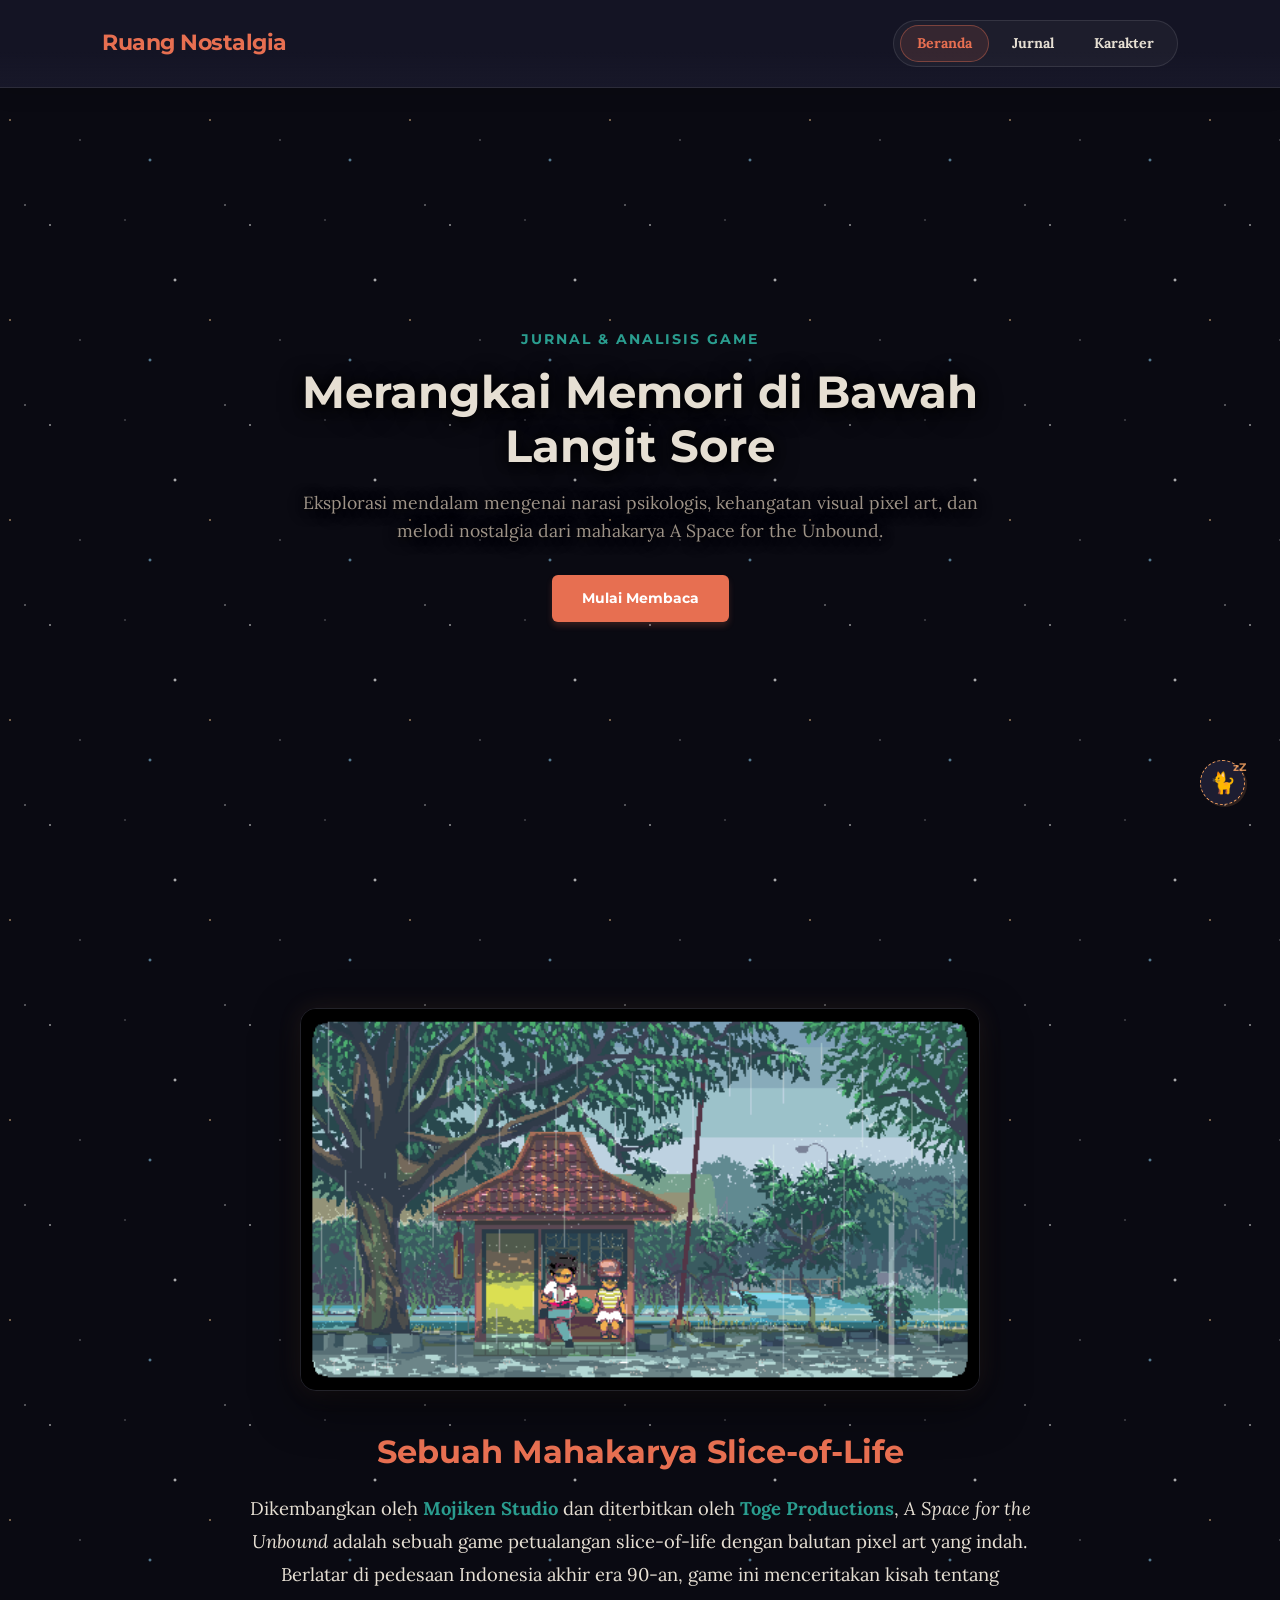
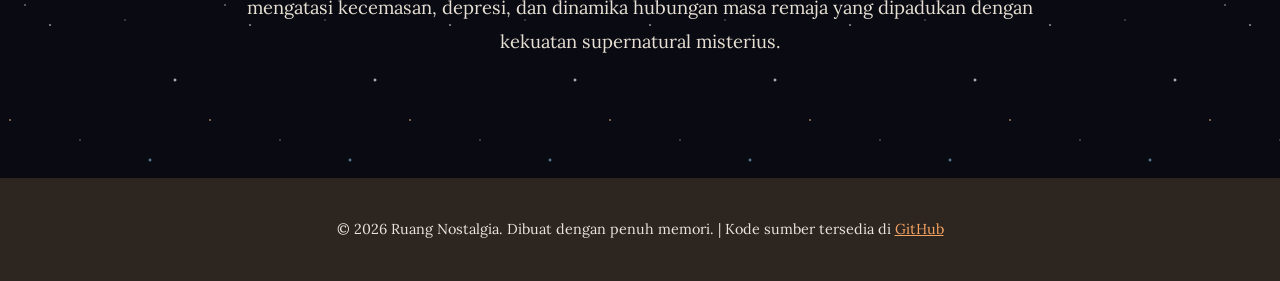
<file: index.html>
<!DOCTYPE html>
<html lang="id">

<head>
    <meta charset="UTF-8">
    <meta name="viewport" content="width=device-width, initial-scale=1.0">
    <title>Ruang Nostalgia - A Space for the Unbound Blog</title>
    <link rel="preconnect" href="https://fonts.googleapis.com">
    <link rel="preconnect" href="https://fonts.gstatic.com" crossorigin>
    <link
        href="https://fonts.googleapis.com/css2?family=Lora:ital,wght@0,400..700;1,400..700&family=Montserrat:wght@400;700&display=swap"
        rel="stylesheet">
    <link rel="stylesheet" href="style.css">
</head>

<body>

    <header class="navbar">
        <div class="logo">Ruang Nostalgia</div>
        <nav class="nav-links">
            <a href="index.html" class="active">Beranda</a>
            <a href="jurnal.html">Jurnal</a>
            <a href="karakter.html">Karakter</a>
</nav>
    </header>

    <main class="hero">
        <div class="hero-content">
            <span class="hero-tag">Jurnal & Analisis Game</span>
            <h1>Merangkai Memori di Bawah Langit Sore</h1>
            <p>Eksplorasi mendalam mengenai narasi psikologis, kehangatan visual pixel art, dan melodi nostalgia dari
                mahakarya A Space for the Unbound.</p>
            <a href="jurnal.html" class="btn-utama">Mulai Membaca</a>
        </div>
    </main>

    <section class="game-intro">
        <div class="intro-content">
            <img src="images/gameplay.gif" alt="A Space for the Unbound Gameplay" class="game-gif">
            <h2>Sebuah Mahakarya Slice-of-Life</h2>
            <p>Dikembangkan oleh <strong>Mojiken Studio</strong> dan diterbitkan oleh <strong>Toge Productions</strong>, <em>A Space for the Unbound</em> adalah sebuah game petualangan slice-of-life dengan balutan pixel art yang indah. Berlatar di pedesaan Indonesia akhir era 90-an, game ini menceritakan kisah tentang mengatasi kecemasan, depresi, dan dinamika hubungan masa remaja yang dipadukan dengan kekuatan supernatural misterius.</p>
        </div>
    </section>

    <footer class="footer">
        <p>&copy; 2026 Ruang Nostalgia. Dibuat dengan penuh memori. | Kode sumber tersedia di <a href="https://github.com" target="_blank" style="color: var(--senja-kuning); text-decoration: underline;">GitHub</a></p>
    </footer>

    <script src="script.js"></script>
    <!-- Interactive Easter Egg: Pet the Cat -->
    <div id="retro-cat" class="retro-cat" title="Kucing jalanan yang sedang tidur...">
        <span class="cat-emoji">🐈</span>
        <span class="cat-zzz">zZ</span>
        <div class="cat-tooltip">Meow~ Kamu menemukan Admiral!</div>
    </div>
    <!-- Back to Top Button -->
    <button id="btn-top" class="btn-top" title="Kembali ke Atas">↑</button>
</body>

</html>
</file>
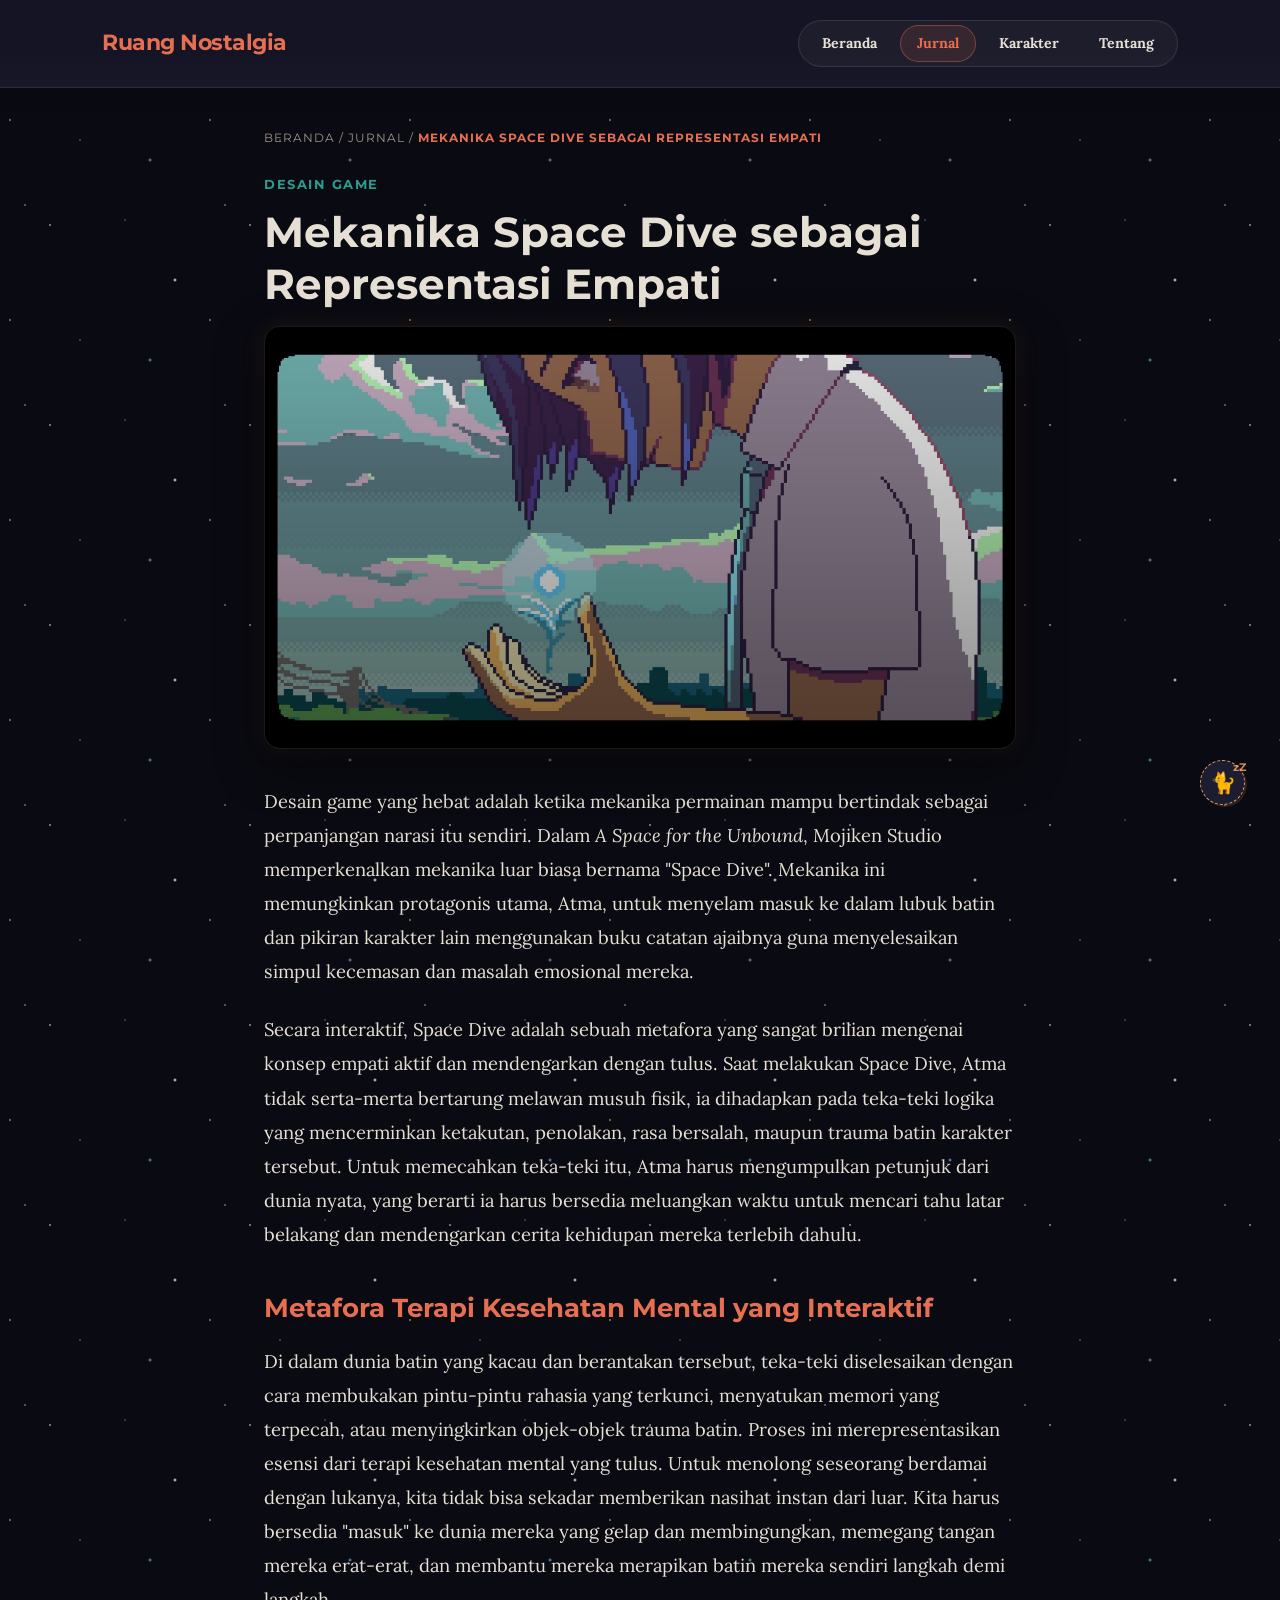
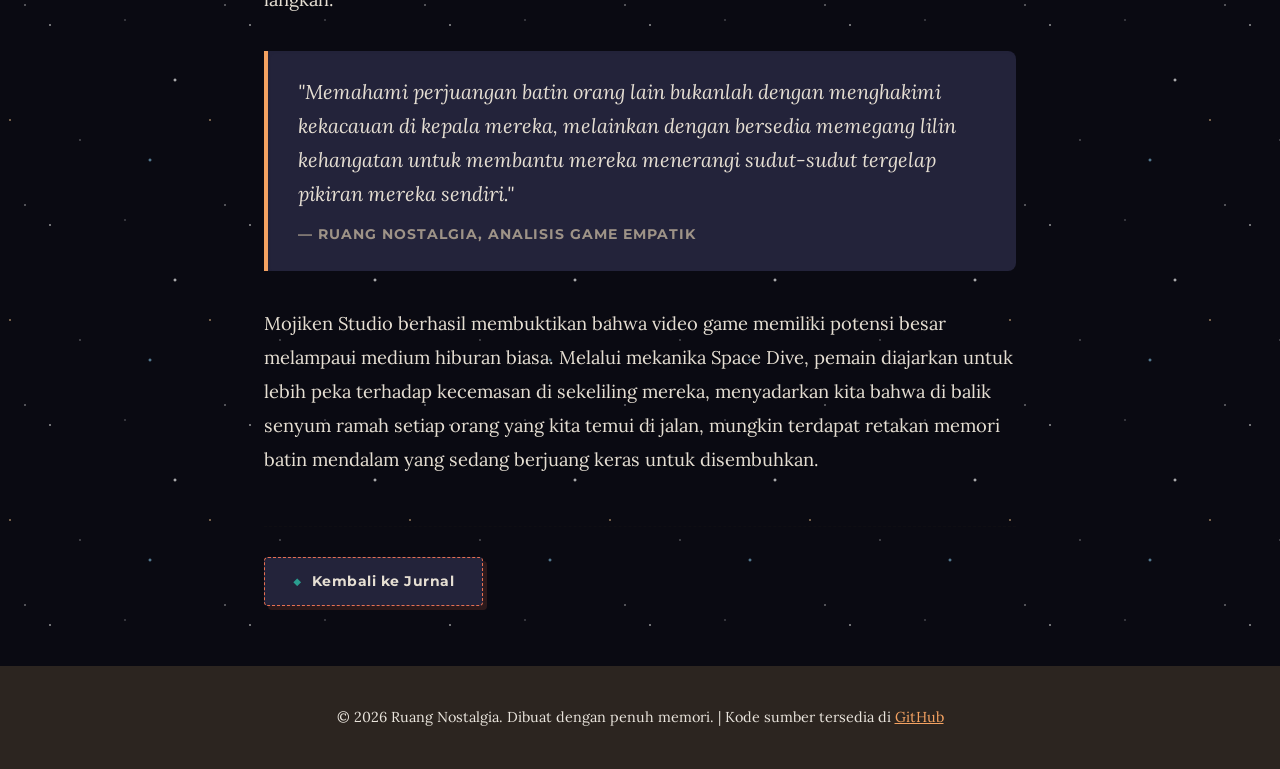
<file: artikel-game.html>
<!DOCTYPE html>
<html lang="id">

<head>
    <meta charset="UTF-8">
    <meta name="viewport" content="width=device-width, initial-scale=1.0">
    <title>Mekanika Space Dive sebagai Representasi Empati - Ruang Nostalgia</title>
    <link rel="preconnect" href="https://fonts.googleapis.com">
    <link rel="preconnect" href="https://fonts.gstatic.com" crossorigin>
    <link href="https://fonts.googleapis.com/css2?family=Lora:ital,wght@0,400..700;1,400..700&family=Montserrat:wght@400;700&display=swap" rel="stylesheet">
    <link rel="stylesheet" href="style.css">
</head>

<body>

    <header class="navbar">
        <div class="logo">Ruang Nostalgia</div>
        <nav class="nav-links">
            <a href="index.html">Beranda</a>
            <a href="jurnal.html" class="active">Jurnal</a>
            <a href="karakter.html">Karakter</a>
            <a href="tentang.html">Tentang</a>
        </nav>
    </header>

    <main class="article-container">
        <!-- Breadcrumb Navigation -->
        <nav class="breadcrumb">
            <a href="index.html">Beranda</a> / 
            <a href="jurnal.html">Jurnal</a> / 
            <span class="active">Mekanika Space Dive sebagai Representasi Empati</span>
        </nav>

        <!-- Article Header -->
        <header class="article-header">
            <span class="category">Desain Game</span>
            <h1>Mekanika Space Dive sebagai Representasi Empati</h1>
            
            <!-- Hero Image -->
            <div class="article-hero-image" role="img" aria-label="Retakan portal berbentuk bintang melayang di tengah ruang kelas berlatar senja" style="background: linear-gradient(rgba(0,0,0,0.1), rgba(0,0,0,0.45)), url('images/space-dive-rift.jpg'); background-size: cover; background-position: center; border: 3px dashed var(--senja-jingga);">
            </div>
        </header>

        <!-- Article Content -->
        <div class="article-content">
            <p>
                Desain game yang hebat adalah ketika mekanika permainan mampu bertindak sebagai perpanjangan narasi itu sendiri. Dalam <em>A Space for the Unbound</em>, Mojiken Studio memperkenalkan mekanika luar biasa bernama "Space Dive". Mekanika ini memungkinkan protagonis utama, Atma, untuk menyelam masuk ke dalam lubuk batin dan pikiran karakter lain menggunakan buku catatan ajaibnya guna menyelesaikan simpul kecemasan dan masalah emosional mereka.
            </p>

            <p>
                Secara interaktif, Space Dive adalah sebuah metafora yang sangat brilian mengenai konsep empati aktif dan mendengarkan dengan tulus. Saat melakukan Space Dive, Atma tidak serta-merta bertarung melawan musuh fisik, ia dihadapkan pada teka-teki logika yang mencerminkan ketakutan, penolakan, rasa bersalah, maupun trauma batin karakter tersebut. Untuk memecahkan teka-teki itu, Atma harus mengumpulkan petunjuk dari dunia nyata, yang berarti ia harus bersedia meluangkan waktu untuk mencari tahu latar belakang dan mendengarkan cerita kehidupan mereka terlebih dahulu.
            </p>

            <h2>Metafora Terapi Kesehatan Mental yang Interaktif</h2>
            
            <p>
                Di dalam dunia batin yang kacau dan berantakan tersebut, teka-teki diselesaikan dengan cara membukakan pintu-pintu rahasia yang terkunci, menyatukan memori yang terpecah, atau menyingkirkan objek-objek trauma batin. Proses ini merepresentasikan esensi dari terapi kesehatan mental yang tulus. Untuk menolong seseorang berdamai dengan lukanya, kita tidak bisa sekadar memberikan nasihat instan dari luar. Kita harus bersedia "masuk" ke dunia mereka yang gelap dan membingungkan, memegang tangan mereka erat-erat, dan membantu mereka merapikan batin mereka sendiri langkah demi langkah.
            </p>

            <blockquote>
                "Memahami perjuangan batin orang lain bukanlah dengan menghakimi kekacauan di kepala mereka, melainkan dengan bersedia memegang lilin kehangatan untuk membantu mereka menerangi sudut-sudut tergelap pikiran mereka sendiri." 
                <cite>— Ruang Nostalgia, Analisis Game Empatik</cite>
            </blockquote>

            <p>
                Mojiken Studio berhasil membuktikan bahwa video game memiliki potensi besar melampaui medium hiburan biasa. Melalui mekanika Space Dive, pemain diajarkan untuk lebih peka terhadap kecemasan di sekeliling mereka, menyadarkan kita bahwa di balik senyum ramah setiap orang yang kita temui di jalan, mungkin terdapat retakan memori batin mendalam yang sedang berjuang keras untuk disembuhkan.
            </p>
        </div>

        <!-- Footer Navigation Back-link -->
        <footer class="article-navigation">
            <a href="jurnal.html?transition=spacedive" class="btn-kembali">Kembali ke Jurnal</a>
        </footer>
    </main>

    <footer class="footer">
        <p>&copy; 2026 Ruang Nostalgia. Dibuat dengan penuh memori. | Kode sumber tersedia di <a href="https://github.com" target="_blank" style="color: var(--senja-kuning); text-decoration: underline;">GitHub</a></p>
    </footer>

    <script src="script.js"></script>
    <!-- Interactive Easter Egg: Pet the Cat -->
    <div id="retro-cat" class="retro-cat" title="Kucing jalanan yang sedang tidur...">
        <span class="cat-emoji">🐈</span>
        <span class="cat-zzz">zZ</span>
        <div class="cat-tooltip">Meow~ Kamu menemukan Admiral!</div>
    </div>
    <button id="btn-top" class="btn-top" title="Kembali ke Atas">↑</button>
</body>

</html>
</file>
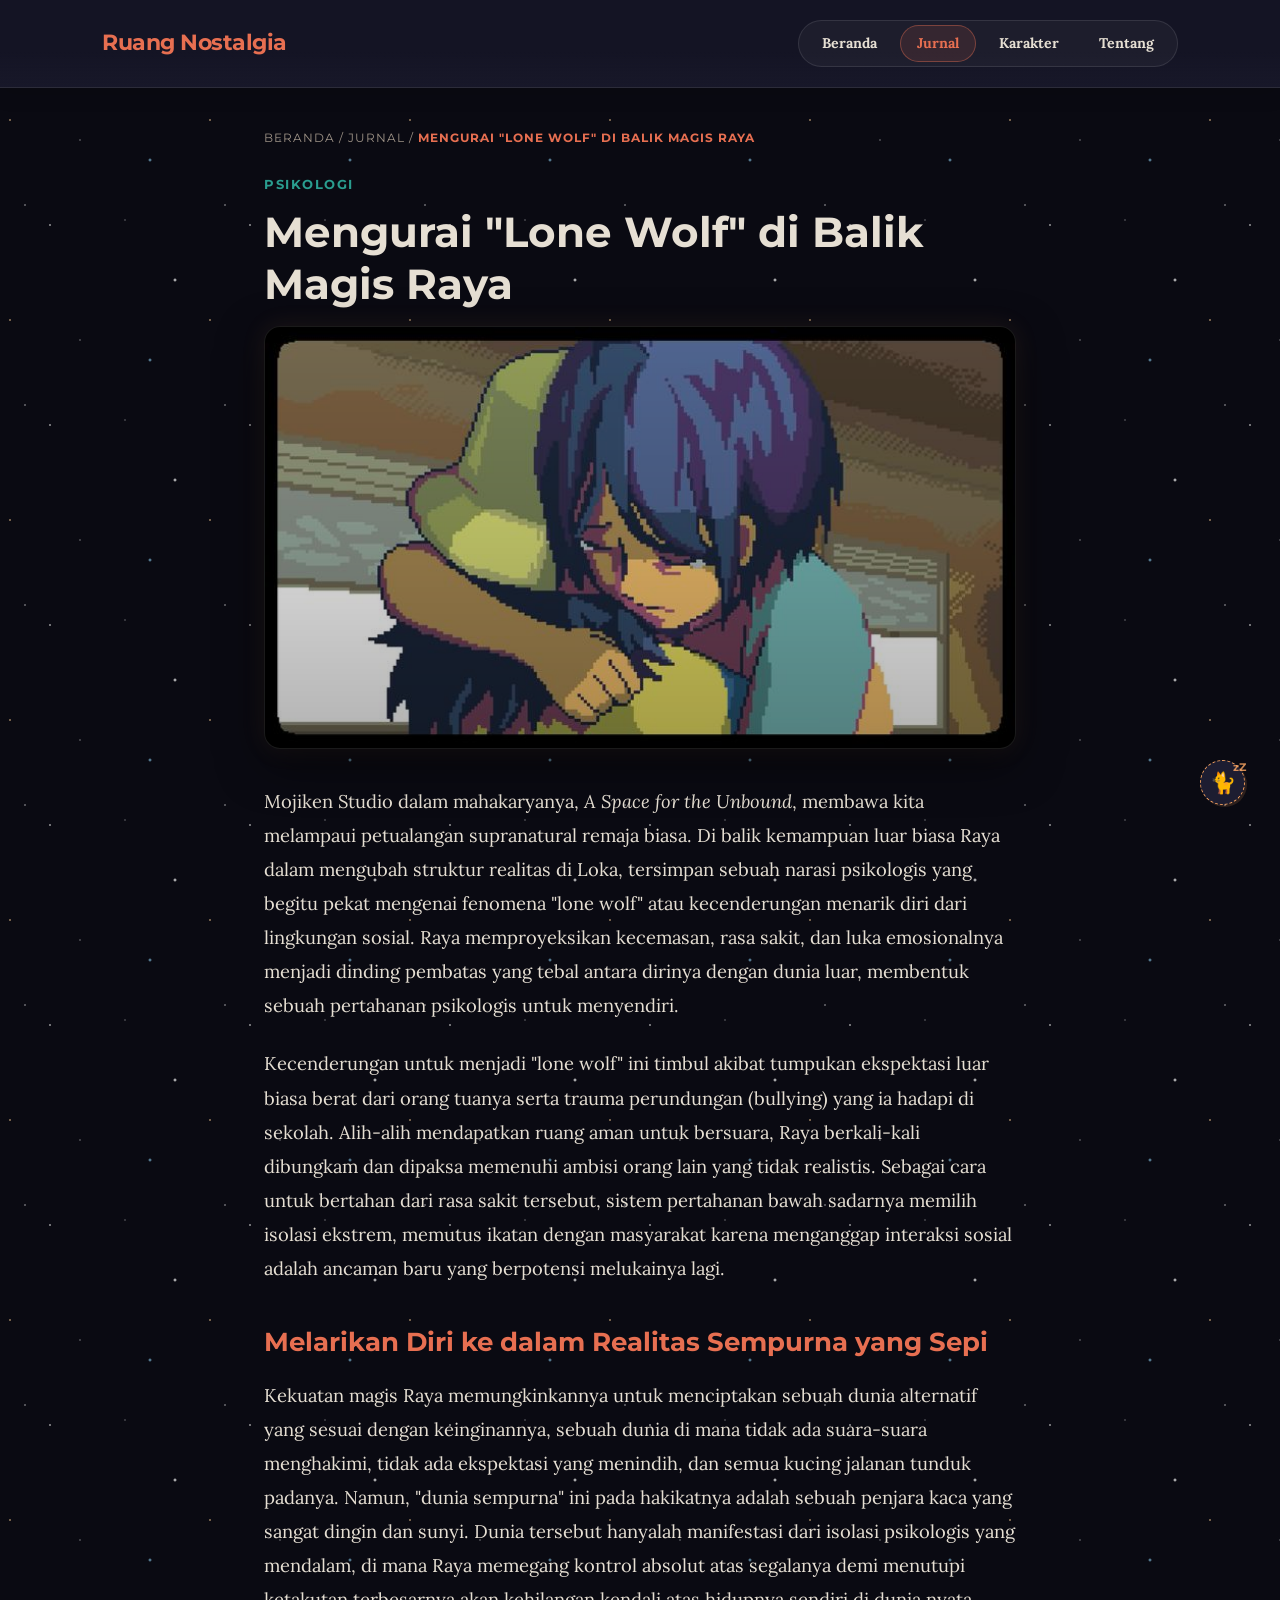
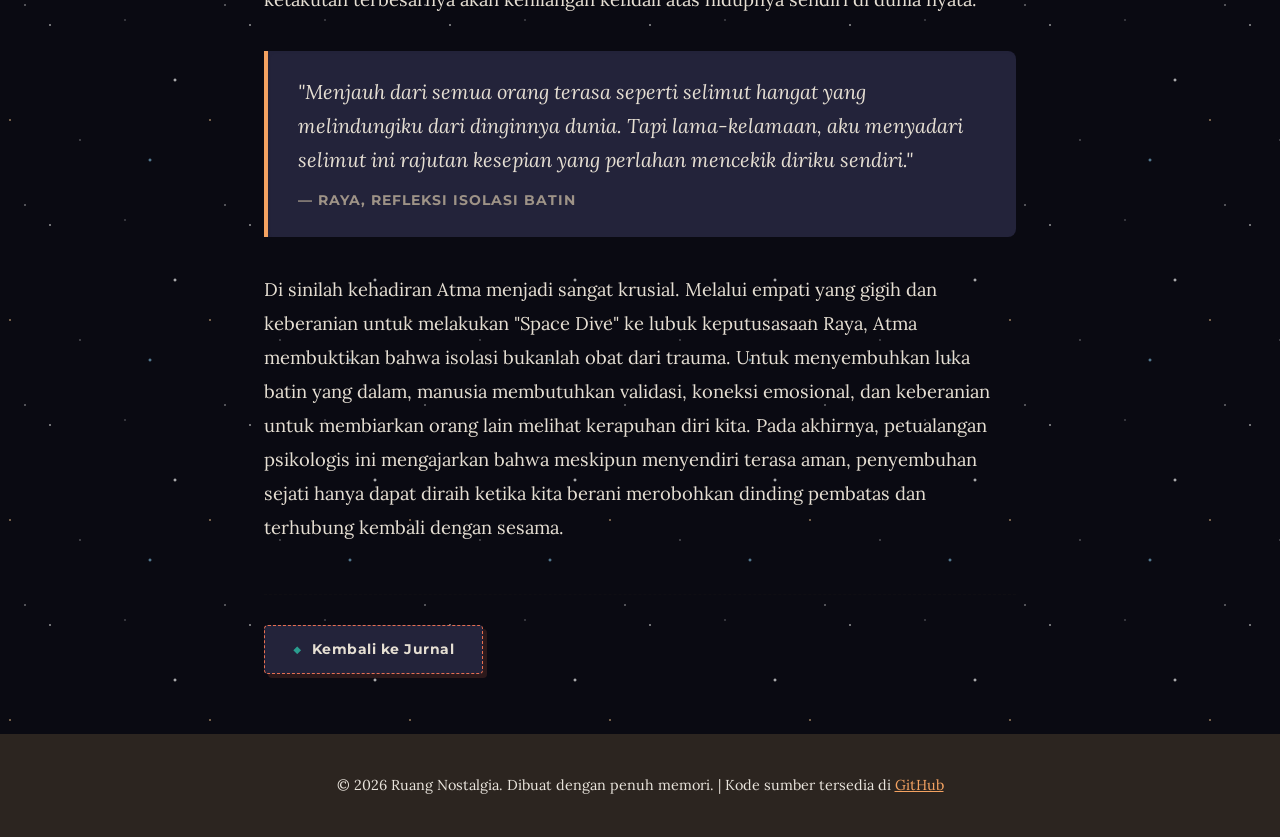
<file: artikel-isolasi.html>
<!DOCTYPE html>
<html lang="id">

<head>
    <meta charset="UTF-8">
    <meta name="viewport" content="width=device-width, initial-scale=1.0">
    <title>Mengurai "Lone Wolf" di Balik Magis Raya - Ruang Nostalgia</title>
    <link rel="preconnect" href="https://fonts.googleapis.com">
    <link rel="preconnect" href="https://fonts.gstatic.com" crossorigin>
    <link
        href="https://fonts.googleapis.com/css2?family=Lora:ital,wght@0,400..700;1,400..700&family=Montserrat:wght@400;700&display=swap"
        rel="stylesheet">
    <link rel="stylesheet" href="style.css">
</head>

<body>

    <header class="navbar">
        <div class="logo">Ruang Nostalgia</div>
        <nav class="nav-links">
            <a href="index.html">Beranda</a>
            <a href="jurnal.html" class="active">Jurnal</a>
            <a href="karakter.html">Karakter</a>
            <a href="tentang.html">Tentang</a>
        </nav>
    </header>

    <main class="article-container">
        <!-- Breadcrumb Navigation -->
        <nav class="breadcrumb">
            <a href="index.html">Beranda</a> / 
            <a href="jurnal.html">Jurnal</a> / 
            <span class="active">Mengurai "Lone Wolf" di Balik Magis Raya</span>
        </nav>

        <!-- Article Header -->
        <header class="article-header">
            <span class="category">Psikologi</span>
            <h1>Mengurai "Lone Wolf" di Balik Magis Raya</h1>
            
            <!-- Hero Image -->
            <div class="article-hero-image" role="img" aria-label="Latar belakang moody gelap yang menggambarkan isolasi Raya" style="background: linear-gradient(rgba(0, 0, 0, 0), rgba(0, 0, 0, 0.3)), url('images/lone-wolf-hero.png'); background-size: cover; background-position: center;">
            </div>
        </header>

        <!-- Article Content -->
        <div class="article-content">
            <p>
                Mojiken Studio dalam mahakaryanya, <em>A Space for the Unbound</em>, membawa kita melampaui petualangan supranatural remaja biasa. Di balik kemampuan luar biasa Raya dalam mengubah struktur realitas di Loka, tersimpan sebuah narasi psikologis yang begitu pekat mengenai fenomena "lone wolf" atau kecenderungan menarik diri dari lingkungan sosial. Raya memproyeksikan kecemasan, rasa sakit, dan luka emosionalnya menjadi dinding pembatas yang tebal antara dirinya dengan dunia luar, membentuk sebuah pertahanan psikologis untuk menyendiri.
            </p>

            <p>
                Kecenderungan untuk menjadi "lone wolf" ini timbul akibat tumpukan ekspektasi luar biasa berat dari orang tuanya serta trauma perundungan (bullying) yang ia hadapi di sekolah. Alih-alih mendapatkan ruang aman untuk bersuara, Raya berkali-kali dibungkam dan dipaksa memenuhi ambisi orang lain yang tidak realistis. Sebagai cara untuk bertahan dari rasa sakit tersebut, sistem pertahanan bawah sadarnya memilih isolasi ekstrem, memutus ikatan dengan masyarakat karena menganggap interaksi sosial adalah ancaman baru yang berpotensi melukainya lagi.
            </p>

            <h2>Melarikan Diri ke dalam Realitas Sempurna yang Sepi</h2>
            
            <p>
                Kekuatan magis Raya memungkinkannya untuk menciptakan sebuah dunia alternatif yang sesuai dengan keinginannya, sebuah dunia di mana tidak ada suara-suara menghakimi, tidak ada ekspektasi yang menindih, dan semua kucing jalanan tunduk padanya. Namun, "dunia sempurna" ini pada hakikatnya adalah sebuah penjara kaca yang sangat dingin dan sunyi. Dunia tersebut hanyalah manifestasi dari isolasi psikologis yang mendalam, di mana Raya memegang kontrol absolut atas segalanya demi menutupi ketakutan terbesarnya akan kehilangan kendali atas hidupnya sendiri di dunia nyata.
            </p>

            <blockquote>
                "Menjauh dari semua orang terasa seperti selimut hangat yang melindungiku dari dinginnya dunia. Tapi lama-kelamaan, aku menyadari selimut ini rajutan kesepian yang perlahan mencekik diriku sendiri." 
                <cite>— Raya, Refleksi Isolasi Batin</cite>
            </blockquote>

            <p>
                Di sinilah kehadiran Atma menjadi sangat krusial. Melalui empati yang gigih dan keberanian untuk melakukan "Space Dive" ke lubuk keputusasaan Raya, Atma membuktikan bahwa isolasi bukanlah obat dari trauma. Untuk menyembuhkan luka batin yang dalam, manusia membutuhkan validasi, koneksi emosional, dan keberanian untuk membiarkan orang lain melihat kerapuhan diri kita. Pada akhirnya, petualangan psikologis ini mengajarkan bahwa meskipun menyendiri terasa aman, penyembuhan sejati hanya dapat diraih ketika kita berani merobohkan dinding pembatas dan terhubung kembali dengan sesama.
            </p>
        </div>

        <!-- Footer Navigation Back-link -->
        <footer class="article-navigation">
            <a href="jurnal.html?transition=spacedive" class="btn-kembali">Kembali ke Jurnal</a>
        </footer>
    </main>

    <footer class="footer">
        <p>&copy; 2026 Ruang Nostalgia. Dibuat dengan penuh memori. | Kode sumber tersedia di <a href="https://github.com" target="_blank" style="color: var(--senja-kuning); text-decoration: underline;">GitHub</a></p>
    </footer>

    <script src="script.js"></script>
    <!-- Interactive Easter Egg: Pet the Cat -->
    <div id="retro-cat" class="retro-cat" title="Kucing jalanan yang sedang tidur...">
        <span class="cat-emoji">🐈</span>
        <span class="cat-zzz">zZ</span>
        <div class="cat-tooltip">Meow~ Kamu menemukan Admiral!</div>
    </div>
    <!-- Back to Top Button -->
    <button id="btn-top" class="btn-top" title="Kembali ke Atas">↑</button>
</body>

</html>
</file>
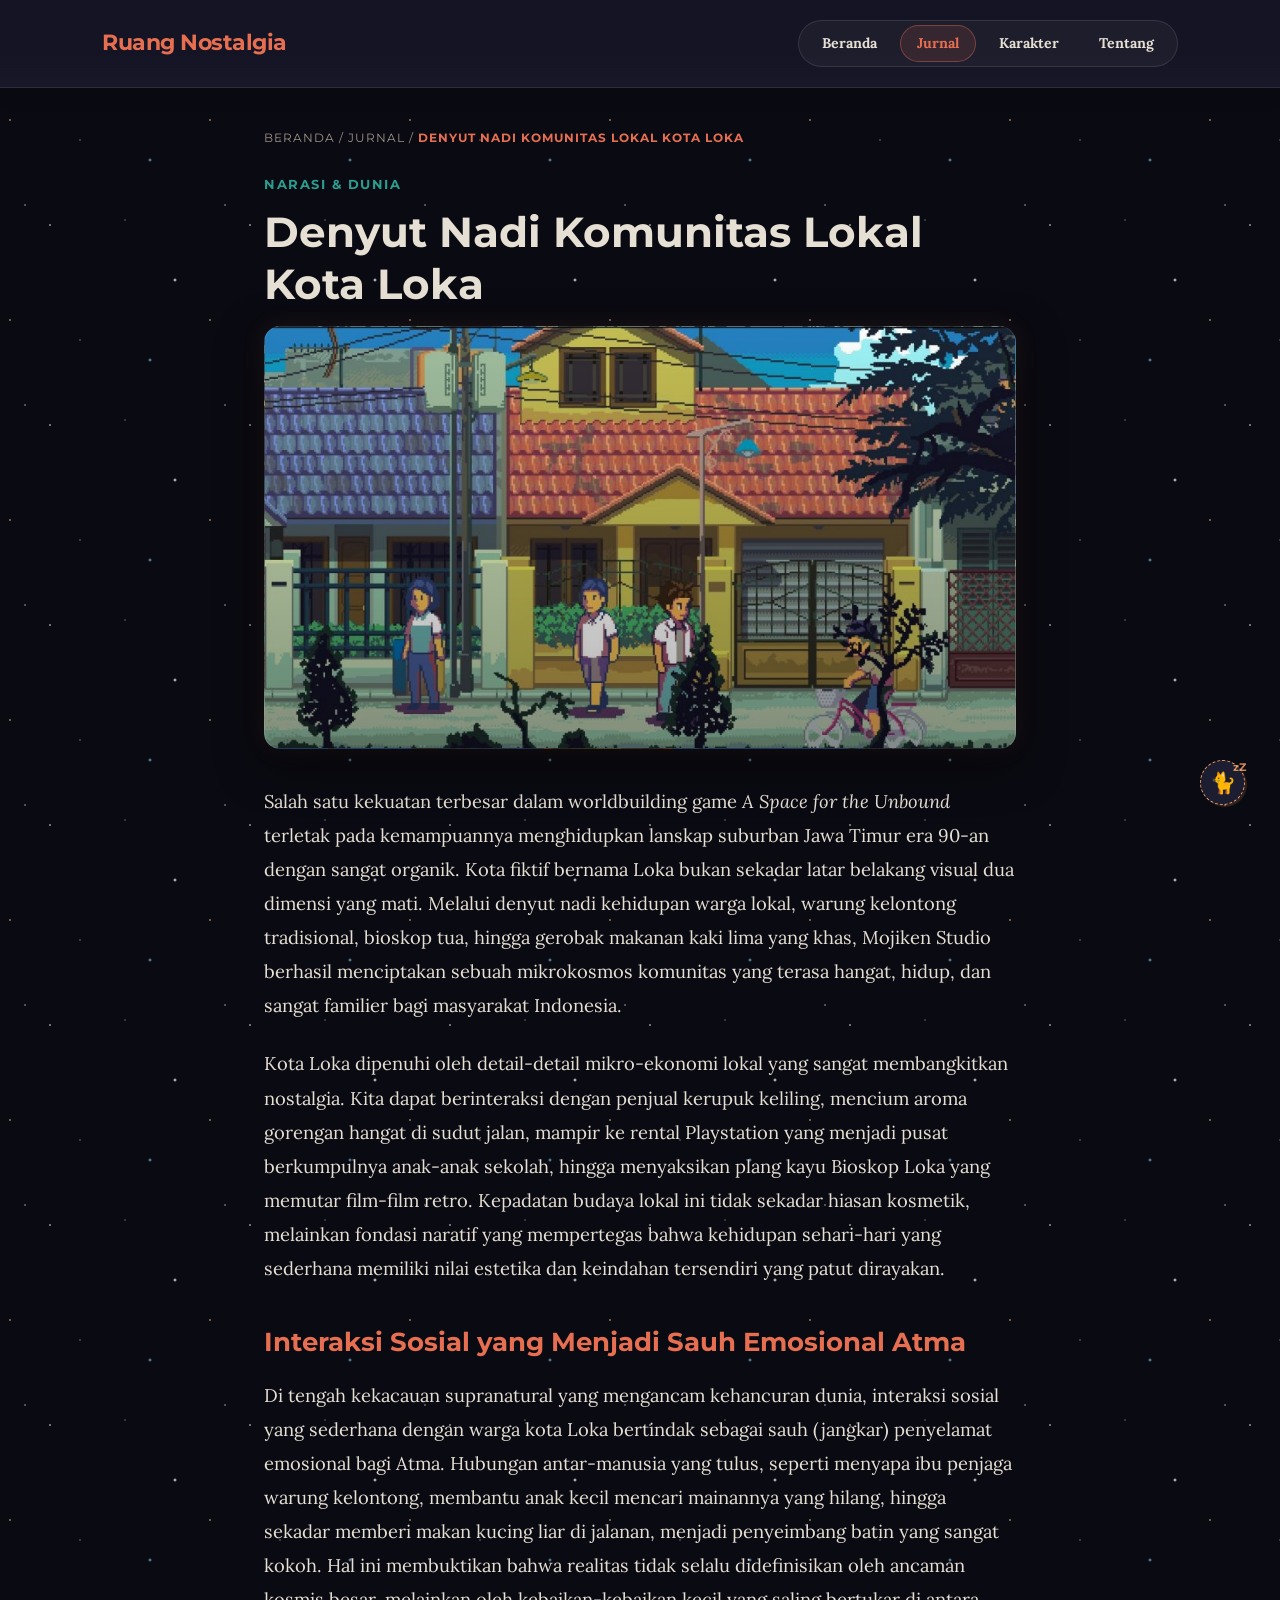
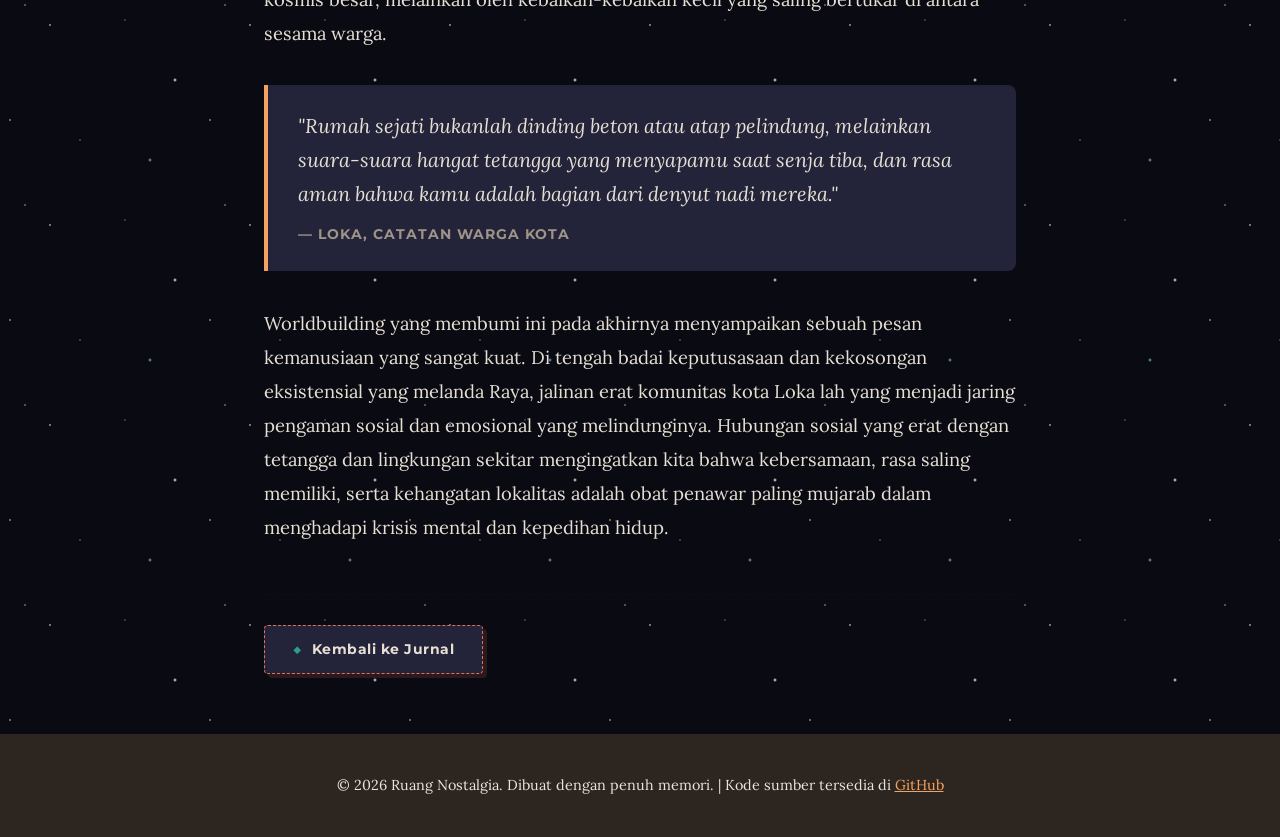
<file: artikel-komunitas.html>
<!DOCTYPE html>
<html lang="id">

<head>
    <meta charset="UTF-8">
    <meta name="viewport" content="width=device-width, initial-scale=1.0">
    <title>Denyut Nadi Komunitas Lokal Kota Loka - Ruang Nostalgia</title>
    <link rel="preconnect" href="https://fonts.googleapis.com">
    <link rel="preconnect" href="https://fonts.gstatic.com" crossorigin>
    <link
        href="https://fonts.googleapis.com/css2?family=Lora:ital,wght@0,400..700;1,400..700&family=Montserrat:wght@400;700&display=swap"
        rel="stylesheet">
    <link rel="stylesheet" href="style.css">
</head>

<body>

    <header class="navbar">
        <div class="logo">Ruang Nostalgia</div>
        <nav class="nav-links">
            <a href="index.html">Beranda</a>
            <a href="jurnal.html" class="active">Jurnal</a>
            <a href="karakter.html">Karakter</a>
            <a href="tentang.html">Tentang</a>
        </nav>
    </header>

    <main class="article-container">
        <!-- Breadcrumb Navigation -->
        <nav class="breadcrumb">
            <a href="index.html">Beranda</a> / 
            <a href="jurnal.html">Jurnal</a> / 
            <span class="active">Denyut Nadi Komunitas Lokal Kota Loka</span>
        </nav>

        <!-- Article Header -->
        <header class="article-header">
            <span class="category">Narasi & Dunia</span>
            <h1>Denyut Nadi Komunitas Lokal Kota Loka</h1>
            
            <!-- Hero Image -->
            <div class="article-hero-image" role="img" aria-label="Pemandangan kota Loka berlatar senja yang hangat" style="background: linear-gradient(rgba(0, 0, 0, 0), rgba(0, 0, 0, 0.3)), url('images/isometric-night-market.png'); background-size: cover; background-position: center;">
            </div>
        </header>

        <!-- Article Content -->
        <div class="article-content">
            <p>
                Salah satu kekuatan terbesar dalam worldbuilding game <em>A Space for the Unbound</em> terletak pada kemampuannya menghidupkan lanskap suburban Jawa Timur era 90-an dengan sangat organik. Kota fiktif bernama Loka bukan sekadar latar belakang visual dua dimensi yang mati. Melalui denyut nadi kehidupan warga lokal, warung kelontong tradisional, bioskop tua, hingga gerobak makanan kaki lima yang khas, Mojiken Studio berhasil menciptakan sebuah mikrokosmos komunitas yang terasa hangat, hidup, dan sangat familier bagi masyarakat Indonesia.
            </p>

            <p>
                Kota Loka dipenuhi oleh detail-detail mikro-ekonomi lokal yang sangat membangkitkan nostalgia. Kita dapat berinteraksi dengan penjual kerupuk keliling, mencium aroma gorengan hangat di sudut jalan, mampir ke rental Playstation yang menjadi pusat berkumpulnya anak-anak sekolah, hingga menyaksikan plang kayu Bioskop Loka yang memutar film-film retro. Kepadatan budaya lokal ini tidak sekadar hiasan kosmetik, melainkan fondasi naratif yang mempertegas bahwa kehidupan sehari-hari yang sederhana memiliki nilai estetika dan keindahan tersendiri yang patut dirayakan.
            </p>

            <h2>Interaksi Sosial yang Menjadi Sauh Emosional Atma</h2>
            
            <p>
                Di tengah kekacauan supranatural yang mengancam kehancuran dunia, interaksi sosial yang sederhana dengan warga kota Loka bertindak sebagai sauh (jangkar) penyelamat emosional bagi Atma. Hubungan antar-manusia yang tulus, seperti menyapa ibu penjaga warung kelontong, membantu anak kecil mencari mainannya yang hilang, hingga sekadar memberi makan kucing liar di jalanan, menjadi penyeimbang batin yang sangat kokoh. Hal ini membuktikan bahwa realitas tidak selalu didefinisikan oleh ancaman kosmis besar, melainkan oleh kebaikan-kebaikan kecil yang saling bertukar di antara sesama warga.
            </p>

            <blockquote>
                "Rumah sejati bukanlah dinding beton atau atap pelindung, melainkan suara-suara hangat tetangga yang menyapamu saat senja tiba, dan rasa aman bahwa kamu adalah bagian dari denyut nadi mereka." 
                <cite>— Loka, Catatan Warga Kota</cite>
            </blockquote>

            <p>
                Worldbuilding yang membumi ini pada akhirnya menyampaikan sebuah pesan kemanusiaan yang sangat kuat. Di tengah badai keputusasaan dan kekosongan eksistensial yang melanda Raya, jalinan erat komunitas kota Loka lah yang menjadi jaring pengaman sosial dan emosional yang melindunginya. Hubungan sosial yang erat dengan tetangga dan lingkungan sekitar mengingatkan kita bahwa kebersamaan, rasa saling memiliki, serta kehangatan lokalitas adalah obat penawar paling mujarab dalam menghadapi krisis mental dan kepedihan hidup.
            </p>
        </div>

        <!-- Footer Navigation Back-link -->
        <footer class="article-navigation">
            <a href="jurnal.html?transition=spacedive" class="btn-kembali">Kembali ke Jurnal</a>
        </footer>
    </main>

    <footer class="footer">
        <p>&copy; 2026 Ruang Nostalgia. Dibuat dengan penuh memori. | Kode sumber tersedia di <a href="https://github.com" target="_blank" style="color: var(--senja-kuning); text-decoration: underline;">GitHub</a></p>
    </footer>

    <script src="script.js"></script>
    <!-- Interactive Easter Egg: Pet the Cat -->
    <div id="retro-cat" class="retro-cat" title="Kucing jalanan yang sedang tidur...">
        <span class="cat-emoji">🐈</span>
        <span class="cat-zzz">zZ</span>
        <div class="cat-tooltip">Meow~ Kamu menemukan Admiral!</div>
    </div>
    <!-- Back to Top Button -->
    <button id="btn-top" class="btn-top" title="Kembali ke Atas">↑</button>
</body>

</html>
</file>
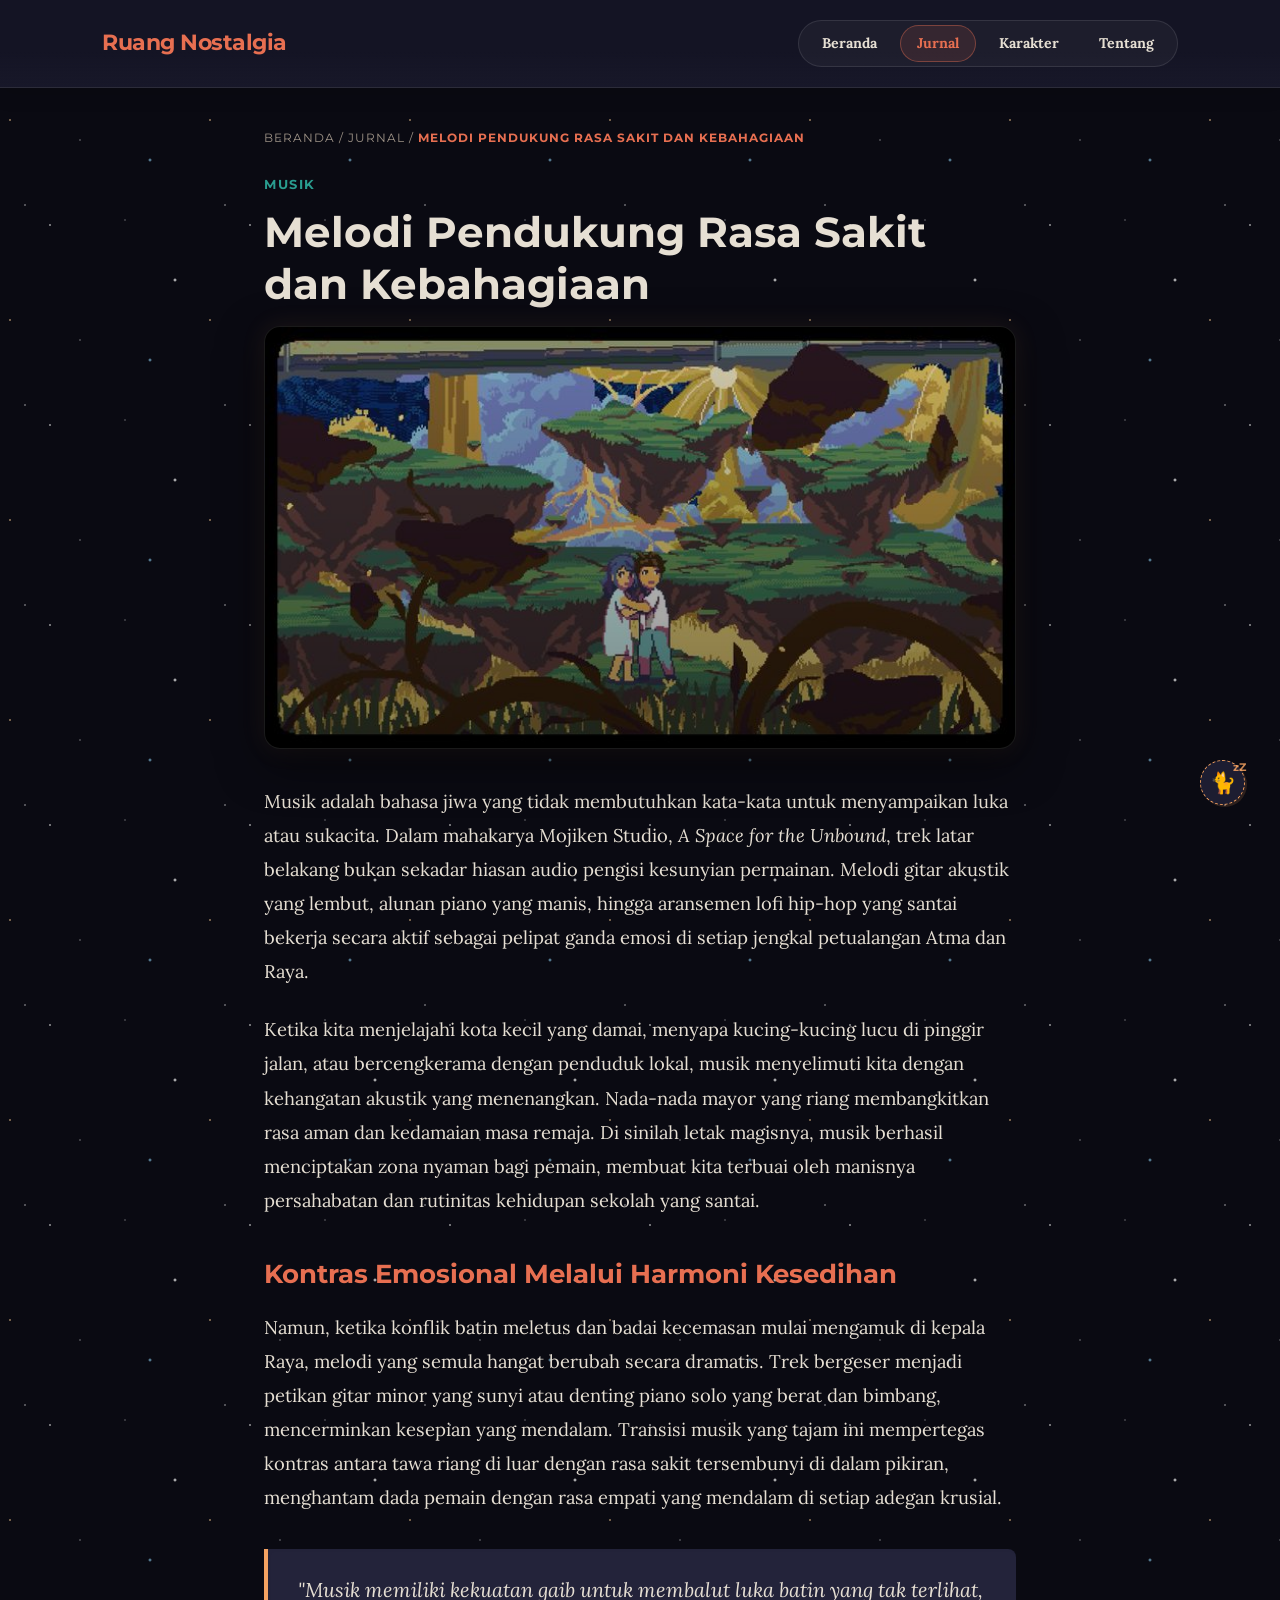
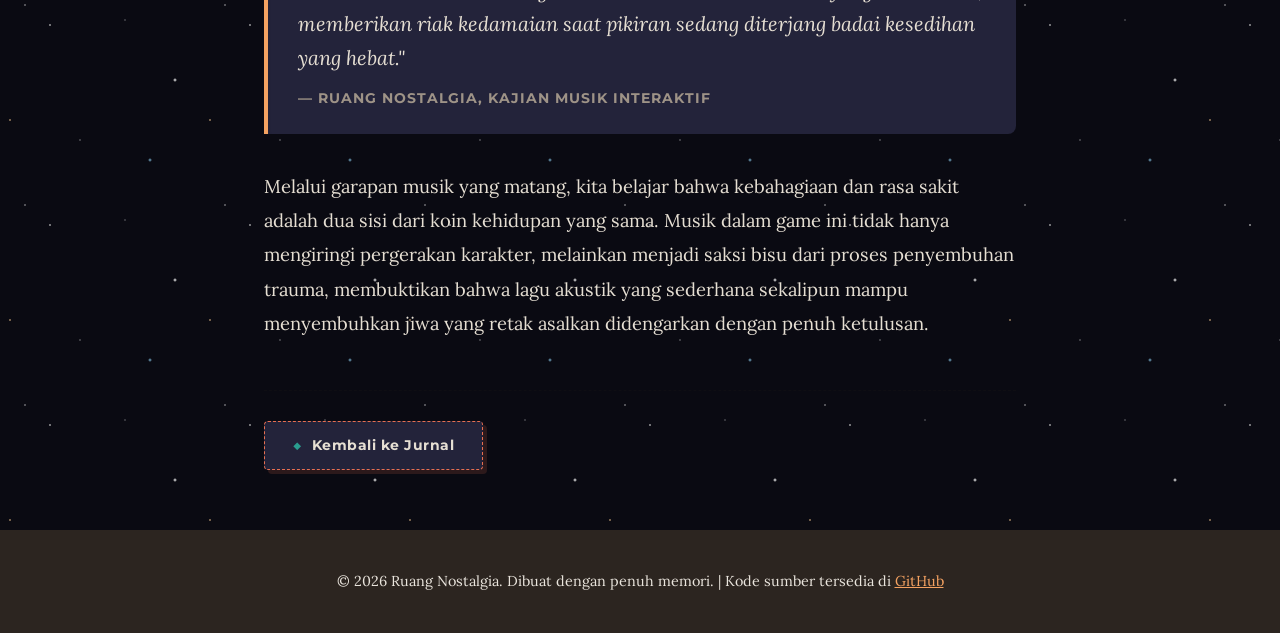
<file: artikel-musik.html>
<!DOCTYPE html>
<html lang="id">

<head>
    <meta charset="UTF-8">
    <meta name="viewport" content="width=device-width, initial-scale=1.0">
    <title>Melodi Pendukung Rasa Sakit dan Kebahagiaan - Ruang Nostalgia</title>
    <link rel="preconnect" href="https://fonts.googleapis.com">
    <link rel="preconnect" href="https://fonts.gstatic.com" crossorigin>
    <link href="https://fonts.googleapis.com/css2?family=Lora:ital,wght@0,400..700;1,400..700&family=Montserrat:wght@400;700&display=swap" rel="stylesheet">
    <link rel="stylesheet" href="style.css">
</head>

<body>

    <header class="navbar">
        <div class="logo">Ruang Nostalgia</div>
        <nav class="nav-links">
            <a href="index.html">Beranda</a>
            <a href="jurnal.html" class="active">Jurnal</a>
            <a href="karakter.html">Karakter</a>
            <a href="tentang.html">Tentang</a>
        </nav>
    </header>

    <main class="article-container">
        <!-- Breadcrumb Navigation -->
        <nav class="breadcrumb">
            <a href="index.html">Beranda</a> / 
            <a href="jurnal.html">Jurnal</a> / 
            <span class="active">Melodi Pendukung Rasa Sakit dan Kebahagiaan</span>
        </nav>

        <!-- Article Header -->
        <header class="article-header">
            <span class="category">Musik</span>
            <h1>Melodi Pendukung Rasa Sakit dan Kebahagiaan</h1>
            
            <!-- Hero Image -->
            <div class="article-hero-image" role="img" aria-label="Kucing lucu tertidur di atas pagar bata merah berlatar senja lofi" style="background: linear-gradient(rgba(0,0,0,0.1), rgba(0,0,0,0.45)), url('images/kucing-retro.jpg'); background-size: cover; background-position: center; border: 3px dashed var(--senja-jingga);">
            </div>
        </header>

        <!-- Article Content -->
        <div class="article-content">
            <p>
                Musik adalah bahasa jiwa yang tidak membutuhkan kata-kata untuk menyampaikan luka atau sukacita. Dalam mahakarya Mojiken Studio, <em>A Space for the Unbound</em>, trek latar belakang bukan sekadar hiasan audio pengisi kesunyian permainan. Melodi gitar akustik yang lembut, alunan piano yang manis, hingga aransemen lofi hip-hop yang santai bekerja secara aktif sebagai pelipat ganda emosi di setiap jengkal petualangan Atma dan Raya.
            </p>

            <p>
                Ketika kita menjelajahi kota kecil yang damai, menyapa kucing-kucing lucu di pinggir jalan, atau bercengkerama dengan penduduk lokal, musik menyelimuti kita dengan kehangatan akustik yang menenangkan. Nada-nada mayor yang riang membangkitkan rasa aman dan kedamaian masa remaja. Di sinilah letak magisnya, musik berhasil menciptakan zona nyaman bagi pemain, membuat kita terbuai oleh manisnya persahabatan dan rutinitas kehidupan sekolah yang santai.
            </p>

            <h2>Kontras Emosional Melalui Harmoni Kesedihan</h2>
            
            <p>
                Namun, ketika konflik batin meletus dan badai kecemasan mulai mengamuk di kepala Raya, melodi yang semula hangat berubah secara dramatis. Trek bergeser menjadi petikan gitar minor yang sunyi atau denting piano solo yang berat dan bimbang, mencerminkan kesepian yang mendalam. Transisi musik yang tajam ini mempertegas kontras antara tawa riang di luar dengan rasa sakit tersembunyi di dalam pikiran, menghantam dada pemain dengan rasa empati yang mendalam di setiap adegan krusial.
            </p>

            <blockquote>
                "Musik memiliki kekuatan gaib untuk membalut luka batin yang tak terlihat, memberikan riak kedamaian saat pikiran sedang diterjang badai kesedihan yang hebat." 
                <cite>— Ruang Nostalgia, Kajian Musik Interaktif</cite>
            </blockquote>

            <p>
                Melalui garapan musik yang matang, kita belajar bahwa kebahagiaan dan rasa sakit adalah dua sisi dari koin kehidupan yang sama. Musik dalam game ini tidak hanya mengiringi pergerakan karakter, melainkan menjadi saksi bisu dari proses penyembuhan trauma, membuktikan bahwa lagu akustik yang sederhana sekalipun mampu menyembuhkan jiwa yang retak asalkan didengarkan dengan penuh ketulusan.
            </p>
        </div>

        <!-- Footer Navigation Back-link -->
        <footer class="article-navigation">
            <a href="jurnal.html?transition=spacedive" class="btn-kembali">Kembali ke Jurnal</a>
        </footer>
    </main>

    <footer class="footer">
        <p>&copy; 2026 Ruang Nostalgia. Dibuat dengan penuh memori. | Kode sumber tersedia di <a href="https://github.com" target="_blank" style="color: var(--senja-kuning); text-decoration: underline;">GitHub</a></p>
    </footer>

    <script src="script.js"></script>
    <!-- Interactive Easter Egg: Pet the Cat -->
    <div id="retro-cat" class="retro-cat" title="Kucing jalanan yang sedang tidur...">
        <span class="cat-emoji">🐈</span>
        <span class="cat-zzz">zZ</span>
        <div class="cat-tooltip">Meow~ Kamu menemukan Admiral!</div>
    </div>
    <button id="btn-top" class="btn-top" title="Kembali ke Atas">↑</button>
</body>

</html>
</file>
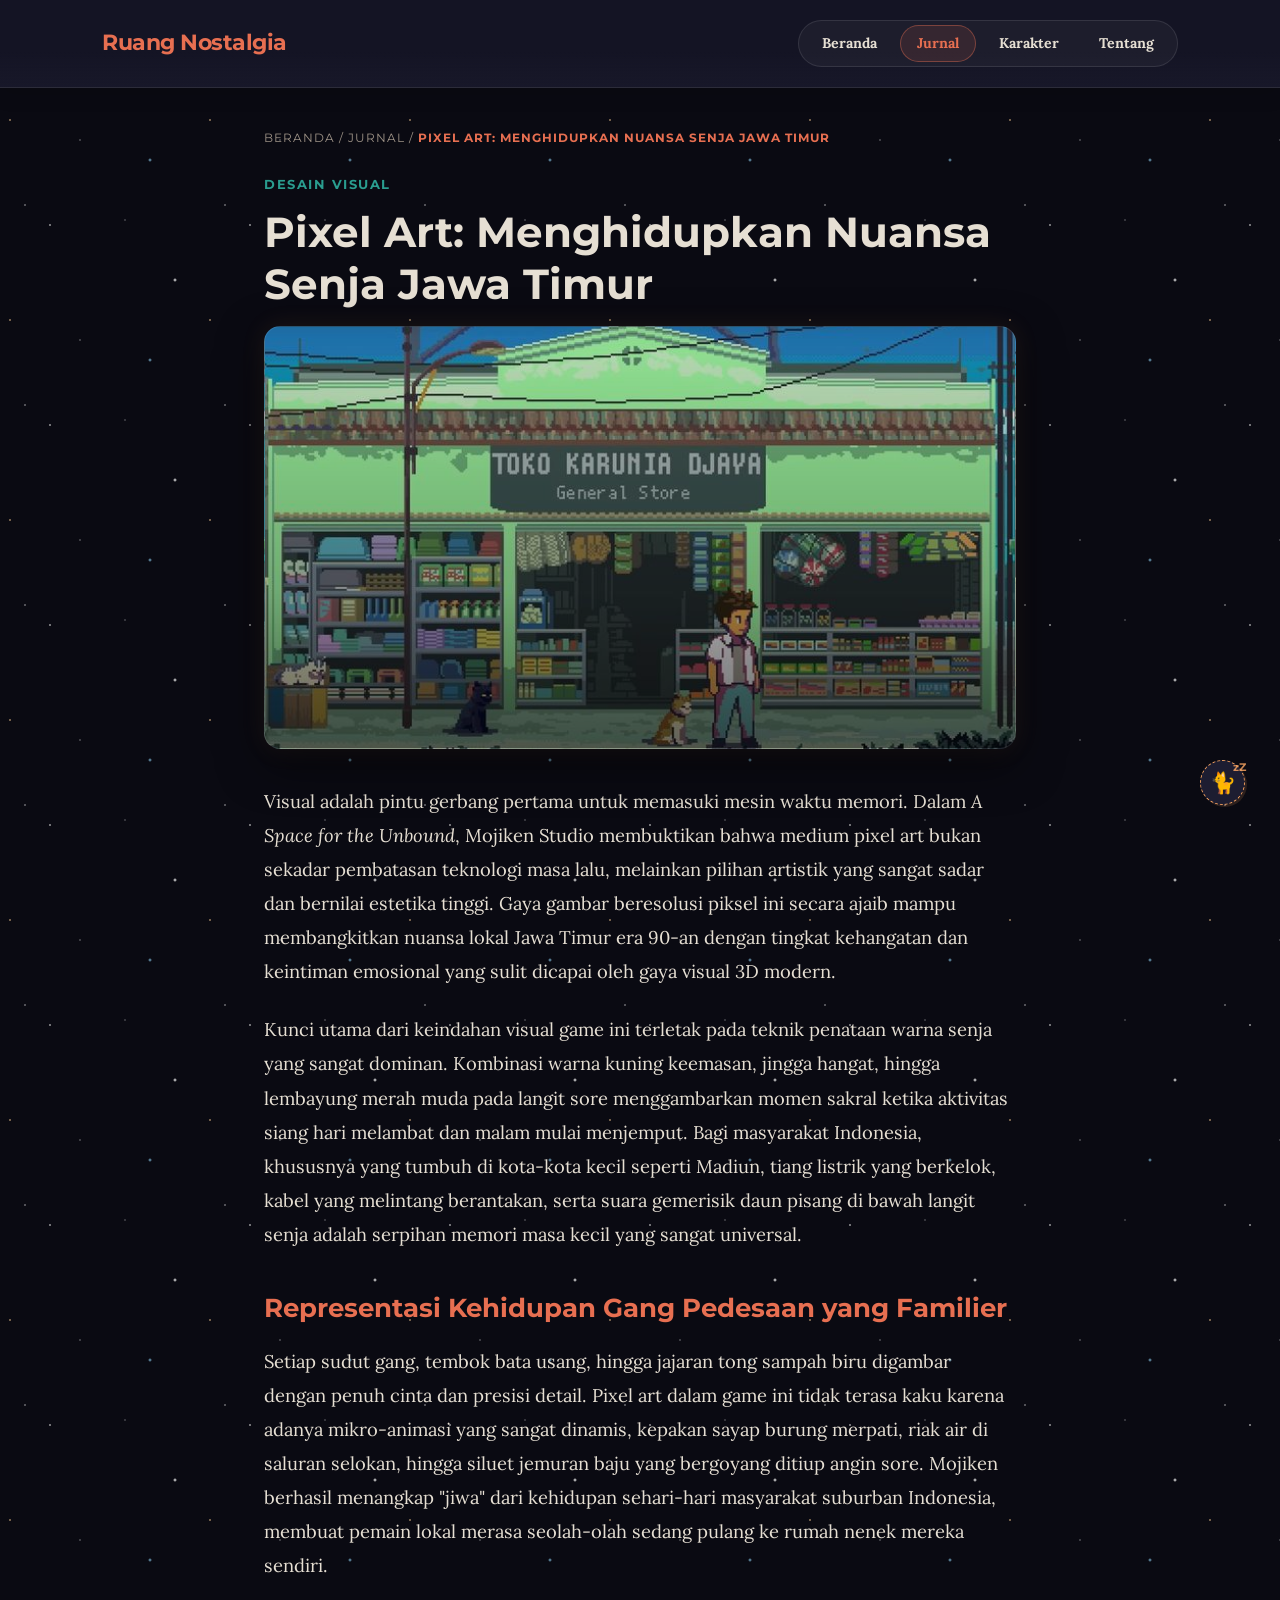
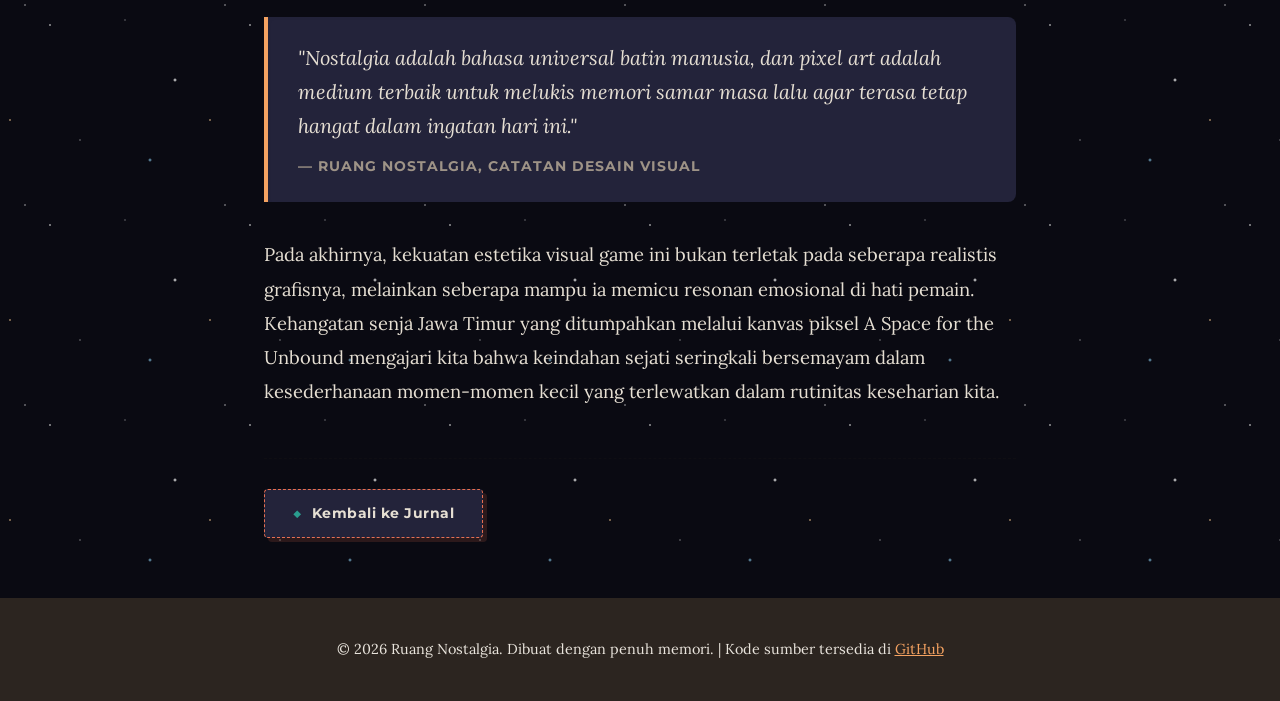
<file: artikel-visual.html>
<!DOCTYPE html>
<html lang="id">

<head>
    <meta charset="UTF-8">
    <meta name="viewport" content="width=device-width, initial-scale=1.0">
    <title>Pixel Art: Menghidupkan Nuansa Senja Jawa Timur - Ruang Nostalgia</title>
    <link rel="preconnect" href="https://fonts.googleapis.com">
    <link rel="preconnect" href="https://fonts.gstatic.com" crossorigin>
    <link href="https://fonts.googleapis.com/css2?family=Lora:ital,wght@0,400..700;1,400..700&family=Montserrat:wght@400;700&display=swap" rel="stylesheet">
    <link rel="stylesheet" href="style.css">
</head>

<body>

    <header class="navbar">
        <div class="logo">Ruang Nostalgia</div>
        <nav class="nav-links">
            <a href="index.html">Beranda</a>
            <a href="jurnal.html" class="active">Jurnal</a>
            <a href="karakter.html">Karakter</a>
            <a href="tentang.html">Tentang</a>
        </nav>
    </header>

    <main class="article-container">
        <!-- Breadcrumb Navigation -->
        <nav class="breadcrumb">
            <a href="index.html">Beranda</a> / 
            <a href="jurnal.html">Jurnal</a> / 
            <span class="active">Pixel Art: Menghidupkan Nuansa Senja Jawa Timur</span>
        </nav>

        <!-- Article Header -->
        <header class="article-header">
            <span class="category">Desain Visual</span>
            <h1>Pixel Art: Menghidupkan Nuansa Senja Jawa Timur</h1>
            
            <!-- Hero Image -->
            <div class="article-hero-image" role="img" aria-label="Sudut gang pedesaan Indonesia berlatar senja hangat" style="background: linear-gradient(rgba(0,0,0,0.1), rgba(0,0,0,0.45)), url('images/senja-kota.jpg'); background-size: cover; background-position: center; border: 3px dashed var(--senja-jingga);">
            </div>
        </header>

        <!-- Article Content -->
        <div class="article-content">
            <p>
                Visual adalah pintu gerbang pertama untuk memasuki mesin waktu memori. Dalam <em>A Space for the Unbound</em>, Mojiken Studio membuktikan bahwa medium pixel art bukan sekadar pembatasan teknologi masa lalu, melainkan pilihan artistik yang sangat sadar dan bernilai estetika tinggi. Gaya gambar beresolusi piksel ini secara ajaib mampu membangkitkan nuansa lokal Jawa Timur era 90-an dengan tingkat kehangatan dan keintiman emosional yang sulit dicapai oleh gaya visual 3D modern.
            </p>

            <p>
                Kunci utama dari keindahan visual game ini terletak pada teknik penataan warna senja yang sangat dominan. Kombinasi warna kuning keemasan, jingga hangat, hingga lembayung merah muda pada langit sore menggambarkan momen sakral ketika aktivitas siang hari melambat dan malam mulai menjemput. Bagi masyarakat Indonesia, khususnya yang tumbuh di kota-kota kecil seperti Madiun, tiang listrik yang berkelok, kabel yang melintang berantakan, serta suara gemerisik daun pisang di bawah langit senja adalah serpihan memori masa kecil yang sangat universal.
            </p>

            <h2>Representasi Kehidupan Gang Pedesaan yang Familier</h2>
            
            <p>
                Setiap sudut gang, tembok bata usang, hingga jajaran tong sampah biru digambar dengan penuh cinta dan presisi detail. Pixel art dalam game ini tidak terasa kaku karena adanya mikro-animasi yang sangat dinamis, kepakan sayap burung merpati, riak air di saluran selokan, hingga siluet jemuran baju yang bergoyang ditiup angin sore. Mojiken berhasil menangkap "jiwa" dari kehidupan sehari-hari masyarakat suburban Indonesia, membuat pemain lokal merasa seolah-olah sedang pulang ke rumah nenek mereka sendiri.
            </p>

            <blockquote>
                "Nostalgia adalah bahasa universal batin manusia, dan pixel art adalah medium terbaik untuk melukis memori samar masa lalu agar terasa tetap hangat dalam ingatan hari ini." 
                <cite>— Ruang Nostalgia, Catatan Desain Visual</cite>
            </blockquote>

            <p>
                Pada akhirnya, kekuatan estetika visual game ini bukan terletak pada seberapa realistis grafisnya, melainkan seberapa mampu ia memicu resonan emosional di hati pemain. Kehangatan senja Jawa Timur yang ditumpahkan melalui kanvas piksel A Space for the Unbound mengajari kita bahwa keindahan sejati seringkali bersemayam dalam kesederhanaan momen-momen kecil yang terlewatkan dalam rutinitas keseharian kita.
            </p>
        </div>

        <!-- Footer Navigation Back-link -->
        <footer class="article-navigation">
            <a href="jurnal.html?transition=spacedive" class="btn-kembali">Kembali ke Jurnal</a>
        </footer>
    </main>

    <footer class="footer">
        <p>&copy; 2026 Ruang Nostalgia. Dibuat dengan penuh memori. | Kode sumber tersedia di <a href="https://github.com" target="_blank" style="color: var(--senja-kuning); text-decoration: underline;">GitHub</a></p>
    </footer>

    <script src="script.js"></script>
    <!-- Interactive Easter Egg: Pet the Cat -->
    <div id="retro-cat" class="retro-cat" title="Kucing jalanan yang sedang tidur...">
        <span class="cat-emoji">🐈</span>
        <span class="cat-zzz">zZ</span>
        <div class="cat-tooltip">Meow~ Kamu menemukan Admiral!</div>
    </div>
    <button id="btn-top" class="btn-top" title="Kembali ke Atas">↑</button>
</body>

</html>
</file>
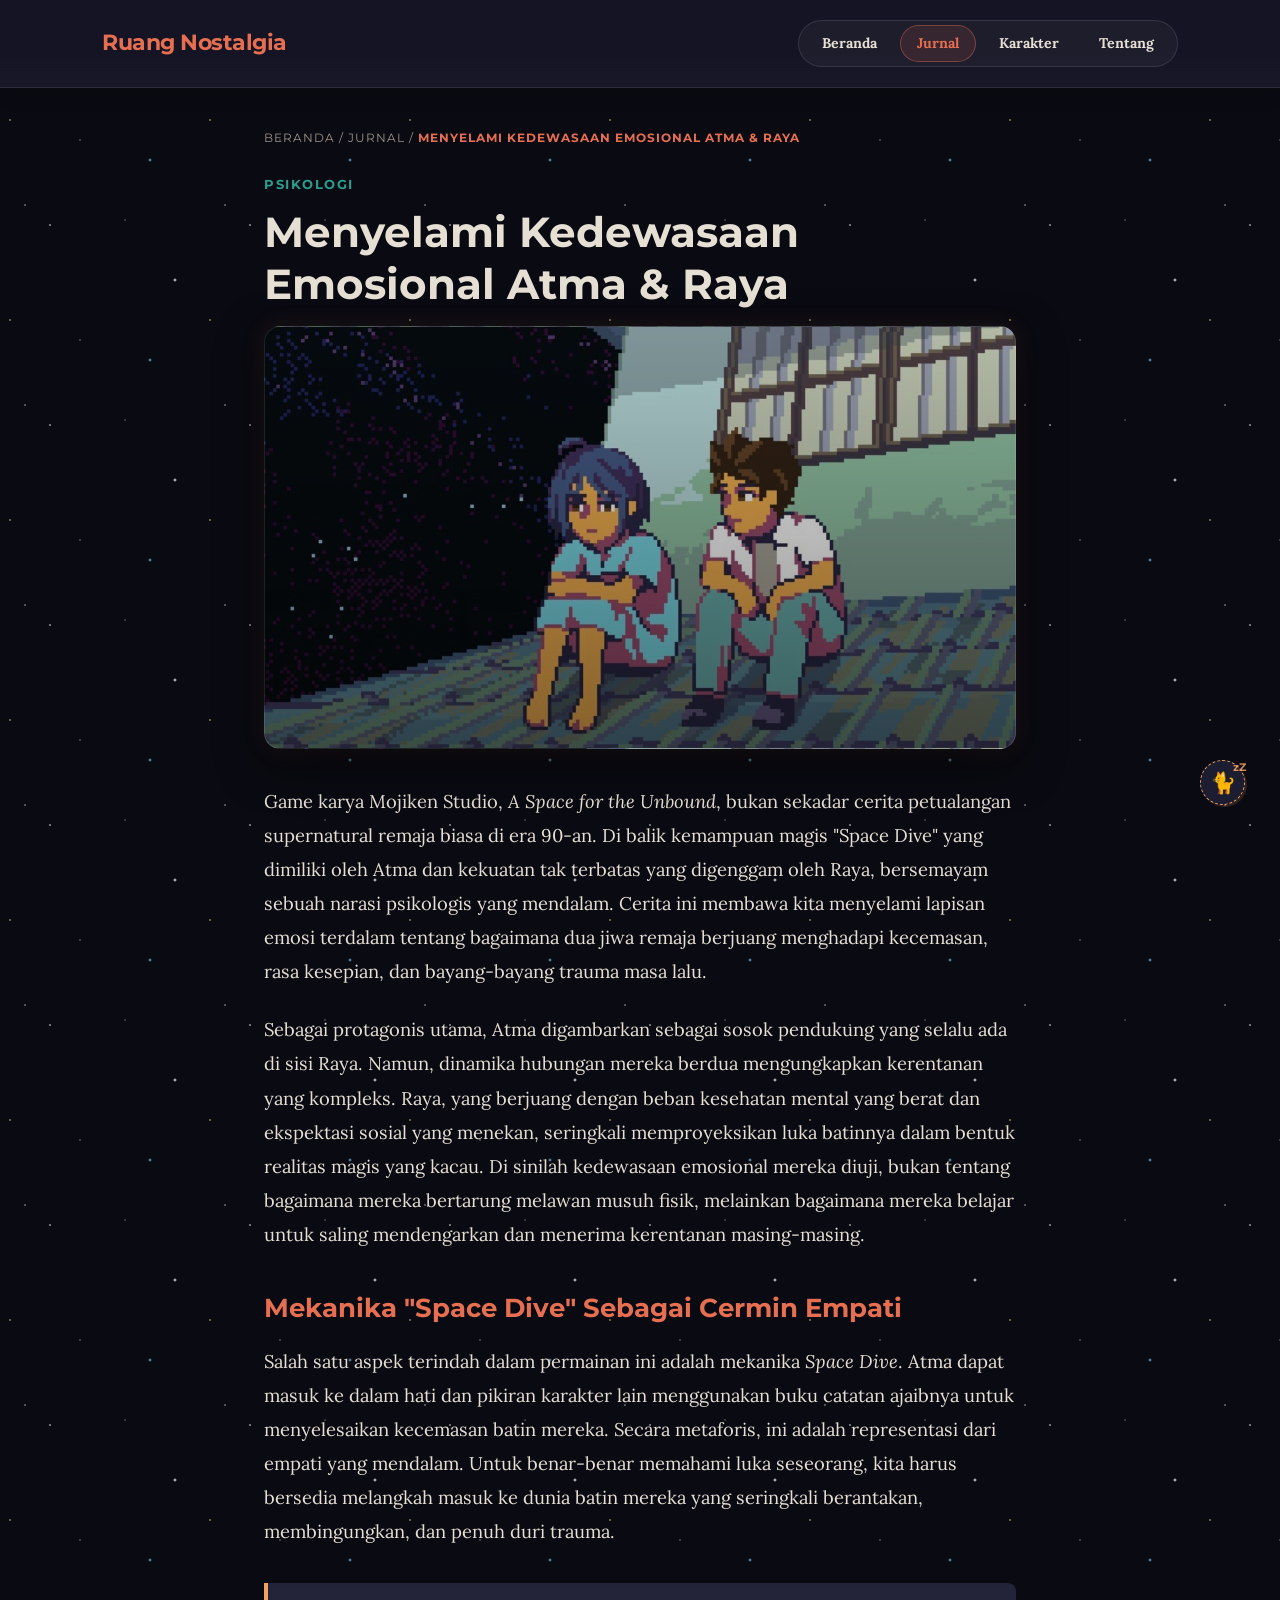
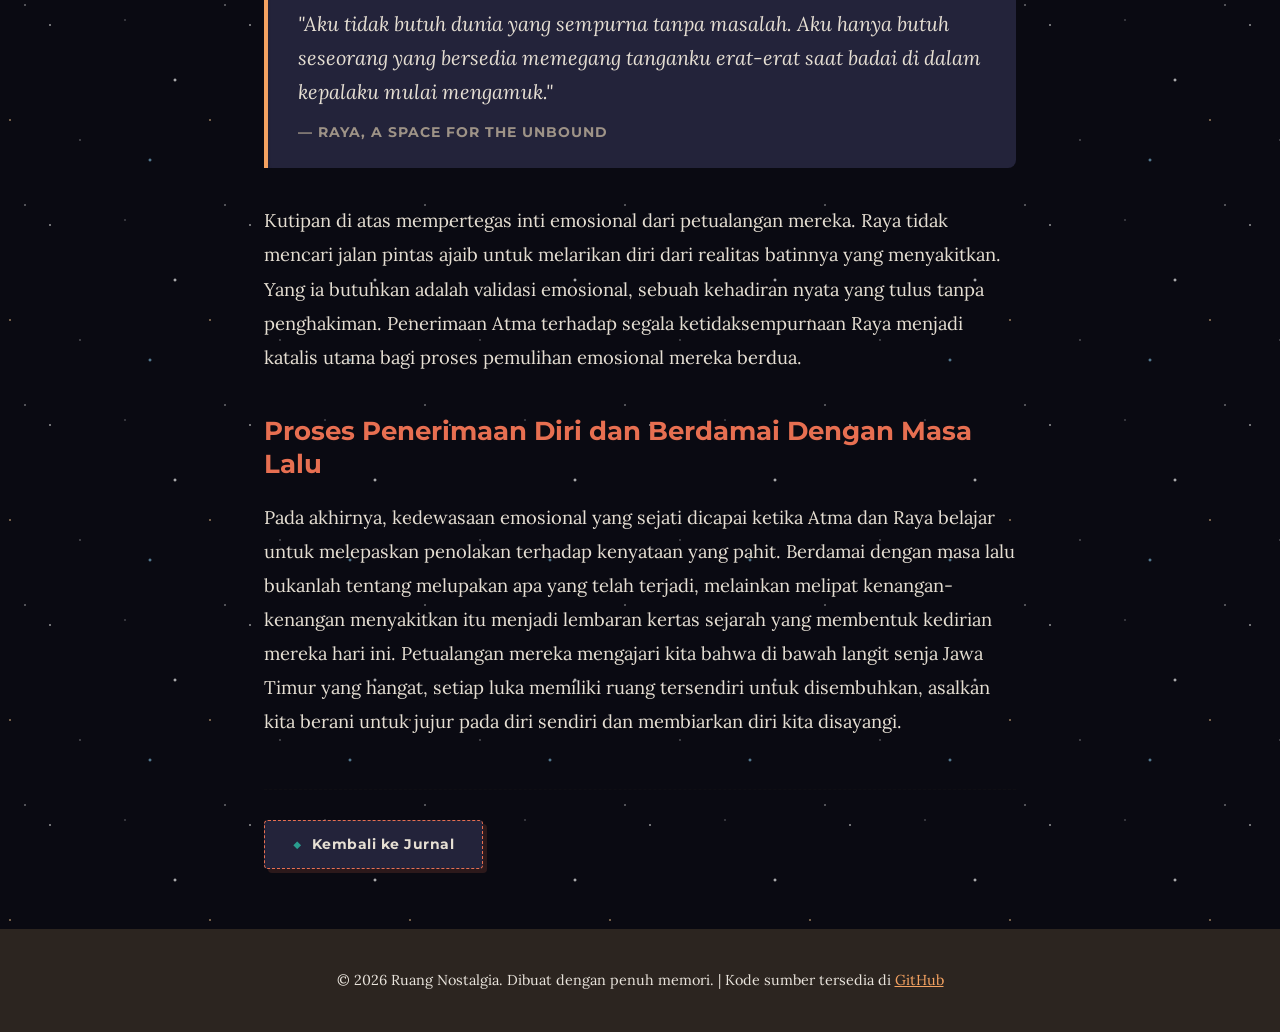
<file: baca-artikel.html>
<!DOCTYPE html>
<html lang="id">

<head>
    <meta charset="UTF-8">
    <meta name="viewport" content="width=device-width, initial-scale=1.0">
    <title>Menyelami Kedewasaan Emosional Atma & Raya - Ruang Nostalgia</title>
    <link rel="preconnect" href="https://fonts.googleapis.com">
    <link rel="preconnect" href="https://fonts.gstatic.com" crossorigin>
    <link
        href="https://fonts.googleapis.com/css2?family=Lora:ital,wght@0,400..700;1,400..700&family=Montserrat:wght@400;700&display=swap"
        rel="stylesheet">
    <link rel="stylesheet" href="style.css">
</head>

<body>

    <header class="navbar">
        <div class="logo">Ruang Nostalgia</div>
        <nav class="nav-links">
            <a href="index.html">Beranda</a>
            <a href="jurnal.html" class="active">Jurnal</a>
            <a href="karakter.html">Karakter</a>
            <a href="tentang.html">Tentang</a>
        </nav>
    </header>

    <main class="article-container">
        <!-- Breadcrumb Navigation (Tahap 2) -->
        <nav class="breadcrumb">
            <a href="index.html">Beranda</a> / 
            <a href="jurnal.html">Jurnal</a> / 
            <span class="active">Menyelami Kedewasaan Emosional Atma & Raya</span>
        </nav>

        <!-- Article Header -->
        <header class="article-header">
            <span class="category">Psikologi</span>
            <h1>Menyelami Kedewasaan Emosional Atma & Raya</h1>
            
            <!-- Hero Image -->
            <div class="article-hero-image" role="img" aria-label="Atma dan Raya duduk bersama di jembatan stasiun berlatar senja" style="background: linear-gradient(rgba(0,0,0,0.1), rgba(0,0,0,0.45)), url('images/atma-raya.jpg'); background-size: cover; background-position: center; border: 3px dashed var(--senja-jingga);">
            </div>
        </header>

        <!-- Article Content (Tahap 3) -->
        <div class="article-content">
            <p>
                Game karya Mojiken Studio, <em>A Space for the Unbound</em>, bukan sekadar cerita petualangan supernatural remaja biasa di era 90-an. Di balik kemampuan magis "Space Dive" yang dimiliki oleh Atma dan kekuatan tak terbatas yang digenggam oleh Raya, bersemayam sebuah narasi psikologis yang mendalam. Cerita ini membawa kita menyelami lapisan emosi terdalam tentang bagaimana dua jiwa remaja berjuang menghadapi kecemasan, rasa kesepian, dan bayang-bayang trauma masa lalu.
            </p>

            <p>
                Sebagai protagonis utama, Atma digambarkan sebagai sosok pendukung yang selalu ada di sisi Raya. Namun, dinamika hubungan mereka berdua mengungkapkan kerentanan yang kompleks. Raya, yang berjuang dengan beban kesehatan mental yang berat dan ekspektasi sosial yang menekan, seringkali memproyeksikan luka batinnya dalam bentuk realitas magis yang kacau. Di sinilah kedewasaan emosional mereka diuji, bukan tentang bagaimana mereka bertarung melawan musuh fisik, melainkan bagaimana mereka belajar untuk saling mendengarkan dan menerima kerentanan masing-masing.
            </p>

            <h2>Mekanika "Space Dive" Sebagai Cermin Empati</h2>
            
            <p>
                Salah satu aspek terindah dalam permainan ini adalah mekanika <em>Space Dive</em>. Atma dapat masuk ke dalam hati dan pikiran karakter lain menggunakan buku catatan ajaibnya untuk menyelesaikan kecemasan batin mereka. Secara metaforis, ini adalah representasi dari empati yang mendalam. Untuk benar-benar memahami luka seseorang, kita harus bersedia melangkah masuk ke dunia batin mereka yang seringkali berantakan, membingungkan, dan penuh duri trauma.
            </p>

            <blockquote>
                "Aku tidak butuh dunia yang sempurna tanpa masalah. Aku hanya butuh seseorang yang bersedia memegang tanganku erat-erat saat badai di dalam kepalaku mulai mengamuk." 
                <cite>— Raya, A Space for the Unbound</cite>
            </blockquote>

            <p>
                Kutipan di atas mempertegas inti emosional dari petualangan mereka. Raya tidak mencari jalan pintas ajaib untuk melarikan diri dari realitas batinnya yang menyakitkan. Yang ia butuhkan adalah validasi emosional, sebuah kehadiran nyata yang tulus tanpa penghakiman. Penerimaan Atma terhadap segala ketidaksempurnaan Raya menjadi katalis utama bagi proses pemulihan emosional mereka berdua.
            </p>

            <h2>Proses Penerimaan Diri dan Berdamai Dengan Masa Lalu</h2>
            
            <p>
                Pada akhirnya, kedewasaan emosional yang sejati dicapai ketika Atma dan Raya belajar untuk melepaskan penolakan terhadap kenyataan yang pahit. Berdamai dengan masa lalu bukanlah tentang melupakan apa yang telah terjadi, melainkan melipat kenangan-kenangan menyakitkan itu menjadi lembaran kertas sejarah yang membentuk kedirian mereka hari ini. Petualangan mereka mengajari kita bahwa di bawah langit senja Jawa Timur yang hangat, setiap luka memiliki ruang tersendiri untuk disembuhkan, asalkan kita berani untuk jujur pada diri sendiri dan membiarkan diri kita disayangi.
            </p>
        </div>

        <!-- Footer Navigation Back-link (Tahap 5) -->
        <footer class="article-navigation">
            <a href="jurnal.html?transition=spacedive" class="btn-kembali">Kembali ke Jurnal</a>
        </footer>
    </main>

    <footer class="footer">
        <p>&copy; 2026 Ruang Nostalgia. Dibuat dengan penuh memori. | Kode sumber tersedia di <a href="https://github.com" target="_blank" style="color: var(--senja-kuning); text-decoration: underline;">GitHub</a></p>
    </footer>

    <script src="script.js"></script>
    <!-- Interactive Easter Egg: Pet the Cat -->
    <div id="retro-cat" class="retro-cat" title="Kucing jalanan yang sedang tidur...">
        <span class="cat-emoji">🐈</span>
        <span class="cat-zzz">zZ</span>
        <div class="cat-tooltip">Meow~ Kamu menemukan Admiral!</div>
    </div>
    <!-- Back to Top Button (Checklist 2.2) -->
    <button id="btn-top" class="btn-top" title="Kembali ke Atas">↑</button>
</body>

</html>
</file>
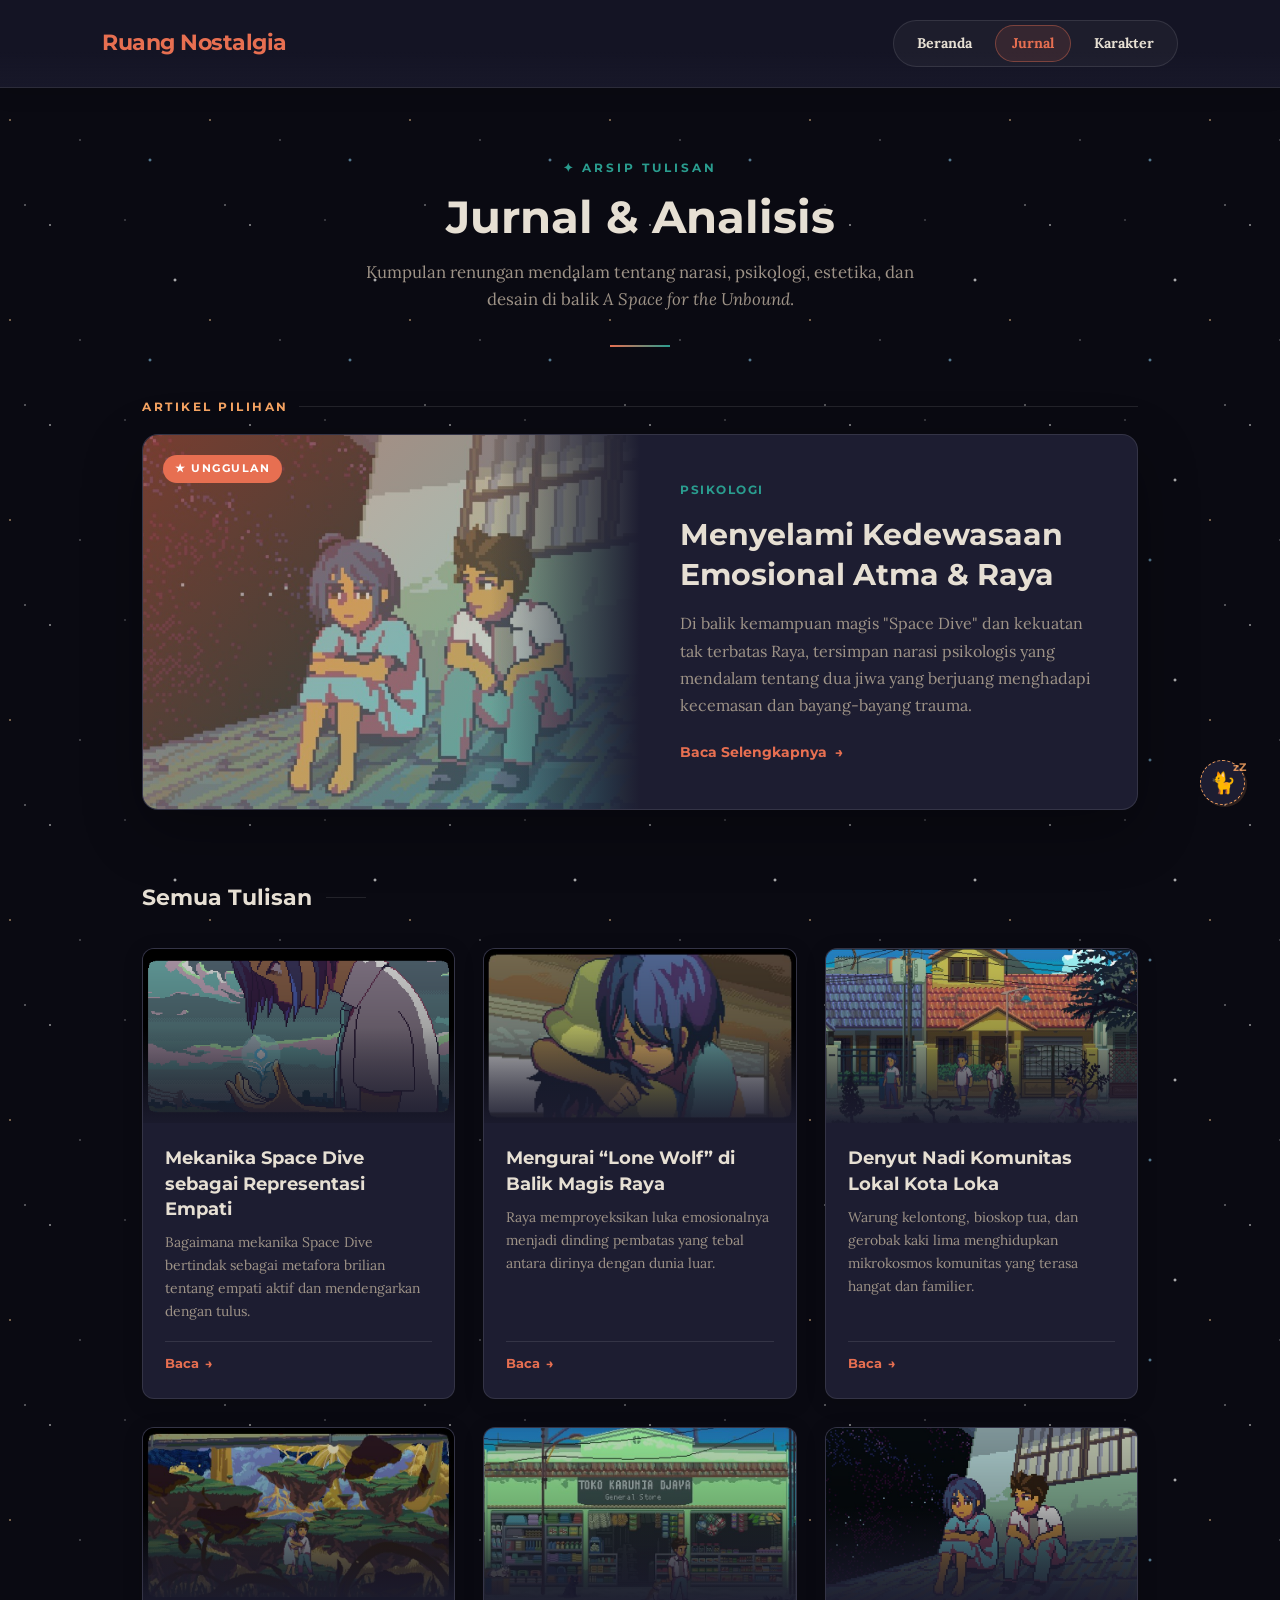
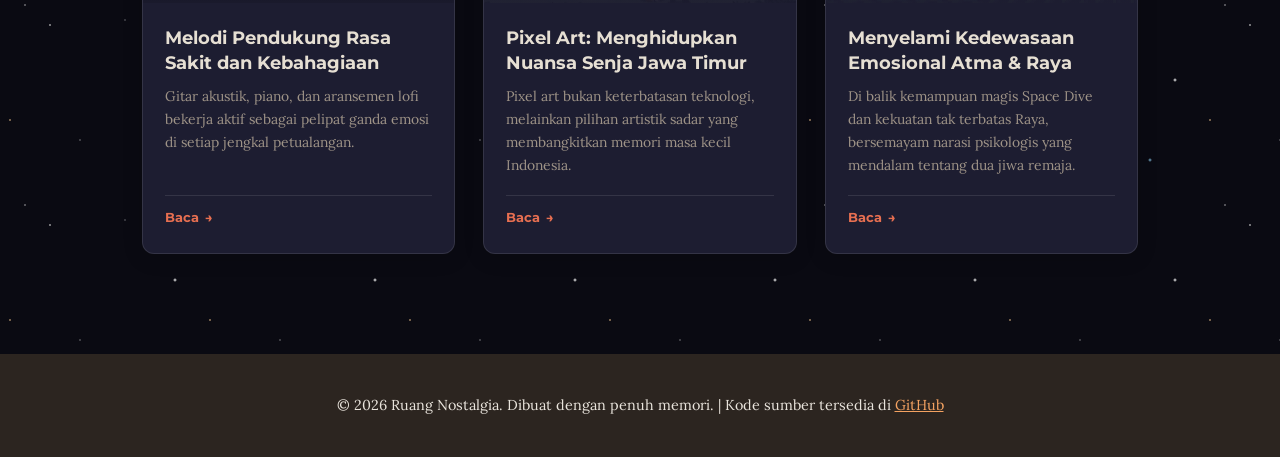
<file: jurnal.html>
<!DOCTYPE html>
<html lang="id">
<head>
    <meta charset="UTF-8">
    <meta name="viewport" content="width=device-width, initial-scale=1.0">
    <title>Jurnal - Ruang Nostalgia (A Space for the Unbound)</title>
    <link rel="preconnect" href="https://fonts.googleapis.com">
    <link rel="preconnect" href="https://fonts.gstatic.com" crossorigin>
    <link href="https://fonts.googleapis.com/css2?family=Lora:ital,wght@0,400..700;1,400..700&family=Montserrat:wght@400;700&display=swap" rel="stylesheet">
    <link rel="stylesheet" href="style.css">
    <style>
        /* ── JURNAL HERO ── */
        .jurnal-hero {
            padding: 70px 8% 0;
            text-align: center;
        }
        .jurnal-hero-tag {
            font-family: 'Montserrat', sans-serif;
            font-size: 0.78rem;
            text-transform: uppercase;
            letter-spacing: 3px;
            color: var(--langit-biru);
            font-weight: bold;
            display: block;
            margin-bottom: 14px;
        }
        .jurnal-hero h1 {
            font-size: 2.8rem;
            color: var(--teks-utama);
            line-height: 1.2;
            margin-bottom: 14px;
        }
        .jurnal-hero p {
            color: var(--teks-pudar);
            font-size: 1.05rem;
            max-width: 560px;
            margin: 0 auto 32px;
        }
        .jurnal-divider {
            width: 60px;
            height: 2px;
            background: linear-gradient(to right, var(--senja-jingga), var(--langit-biru));
            margin: 0 auto 50px;
            border: none;
        }


        /* ── FEATURED ARTICLE ── */
        .featured-wrap {
            padding: 0 8%;
            max-width: 1200px;
            margin: 0 auto 70px;
        }
        .featured-label {
            font-family: 'Montserrat', sans-serif;
            font-size: 0.75rem;
            text-transform: uppercase;
            letter-spacing: 2.5px;
            font-weight: bold;
            color: var(--senja-kuning);
            margin-bottom: 18px;
            display: flex;
            align-items: center;
            gap: 10px;
        }
        .featured-label::after {
            content: '';
            flex: 1;
            height: 1px;
            background: var(--border-garis);
        }
        .featured-card {
            display: grid;
            grid-template-columns: 1fr 1fr;
            gap: 0;
            background: var(--bg-kartu);
            border-radius: 16px;
            overflow: hidden;
            border: 1px solid var(--border-garis);
            text-decoration: none;
            color: inherit;
            box-shadow: 0 20px 60px rgba(0,0,0,0.3);
            transition: transform 0.4s cubic-bezier(0.175, 0.885, 0.32, 1.275), box-shadow 0.4s;
        }
        .featured-card:hover {
            transform: translateY(-6px);
            box-shadow: 0 30px 80px rgba(231, 111, 81, 0.15);
        }
        .featured-image {
            position: relative;
            min-height: 340px;
            background: linear-gradient(135deg, rgba(231,111,81,0.5), rgba(42,157,143,0.4)),
                        url('images/atma-raya.jpg') center/cover no-repeat;
            overflow: hidden;
        }
        .featured-image::after {
            content: '';
            position: absolute;
            inset: 0;
            background: linear-gradient(to right, transparent 70%, var(--bg-kartu));
        }
        .featured-badge {
            position: absolute;
            top: 20px;
            left: 20px;
            background: var(--senja-jingga);
            color: white;
            font-family: 'Montserrat', sans-serif;
            font-size: 0.7rem;
            font-weight: bold;
            text-transform: uppercase;
            letter-spacing: 1.5px;
            padding: 5px 12px;
            border-radius: 20px;
            z-index: 2;
        }
        .featured-body {
            padding: 45px 40px;
            display: flex;
            flex-direction: column;
            justify-content: center;
            gap: 16px;
        }
        .featured-category {
            font-family: 'Montserrat', sans-serif;
            font-size: 0.75rem;
            text-transform: uppercase;
            letter-spacing: 1.5px;
            font-weight: bold;
            color: var(--langit-biru);
        }
        .featured-body h2 {
            font-size: 1.9rem;
            line-height: 1.3;
            color: var(--teks-utama);
        }
        .featured-body p {
            font-size: 1rem;
            color: var(--teks-pudar);
            line-height: 1.7;
        }
        .featured-read {
            display: inline-flex;
            align-items: center;
            gap: 8px;
            color: var(--senja-jingga);
            font-family: 'Montserrat', sans-serif;
            font-size: 0.88rem;
            font-weight: bold;
            margin-top: 6px;
            transition: gap 0.3s;
        }
        .featured-card:hover .featured-read { gap: 14px; }
        .featured-read::after { content: '→'; }

        /* ── ALL ARTICLES GRID ── */
        .jurnal-grid-section {
            padding: 0 8% 100px;
            max-width: 1200px;
            margin: 0 auto;
        }
        .section-header-row {
            display: flex;
            align-items: center;
            margin-bottom: 32px;
        }
        .section-header-row h2 {
            font-size: 1.4rem;
            color: var(--teks-utama);
            display: flex;
            align-items: center;
            gap: 14px;
        }
        .section-header-row h2::after {
            content: '';
            flex: 1;
            height: 1px;
            background: var(--border-garis);
            min-width: 40px;
        }

        /* ── ARTICLE CARDS ── */
        .articles-grid-v2 {
            display: grid;
            grid-template-columns: repeat(3, 1fr);
            gap: 28px;
        }
        .article-card-v2 {
            background: var(--bg-kartu);
            border-radius: 12px;
            overflow: hidden;
            border: 1px solid var(--border-garis);
            text-decoration: none;
            color: inherit;
            display: flex;
            flex-direction: column;
            transition: transform 0.35s cubic-bezier(0.175, 0.885, 0.32, 1.275), box-shadow 0.35s, border-color 0.3s;
            box-shadow: 0 4px 20px rgba(0,0,0,0.15);
            opacity: 0;
            transform: translateY(22px);
        }
        .article-card-v2.visible {
            opacity: 1;
            transform: translateY(0);
            transition: opacity 0.5s ease, transform 0.5s cubic-bezier(0.175, 0.885, 0.32, 1.275),
                        box-shadow 0.35s, border-color 0.3s;
        }
        .article-card-v2:hover {
            transform: translateY(-7px) !important;
            box-shadow: 0 16px 45px rgba(231, 111, 81, 0.12);
            border-color: rgba(231, 111, 81, 0.3);
        }
        .card-thumb {
            width: 100%;
            aspect-ratio: 16/9;
            background-size: cover !important;
            background-position: center !important;
            position: relative;
            overflow: hidden;
        }
        .card-thumb::after {
            content: '';
            position: absolute;
            inset: 0;
            background: linear-gradient(to top, rgba(29,29,49,0.9) 0%, transparent 55%);
            transition: opacity 0.3s;
        }
        .article-card-v2:hover .card-thumb::after { opacity: 0.6; }
        .card-thumb-category {
            position: absolute;
            bottom: 12px;
            left: 14px;
            z-index: 2;
            font-family: 'Montserrat', sans-serif;
            font-size: 0.68rem;
            font-weight: bold;
            text-transform: uppercase;
            letter-spacing: 1.2px;
            color: white;
            background: var(--langit-biru);
            padding: 3px 10px;
            border-radius: 10px;
        }
        .card-body-v2 {
            padding: 22px 22px 24px;
            display: flex;
            flex-direction: column;
            gap: 10px;
            flex: 1;
        }
        .card-body-v2 h3 {
            font-size: 1.12rem;
            line-height: 1.4;
            color: var(--teks-utama);
            transition: color 0.3s;
        }
        .article-card-v2:hover .card-body-v2 h3 { color: var(--senja-kuning); }
        .card-body-v2 p {
            font-size: 0.87rem;
            color: var(--teks-pudar);
            line-height: 1.65;
            flex: 1;
        }
        .card-footer-v2 {
            display: flex;
            align-items: center;
            justify-content: space-between;
            margin-top: 8px;
            padding-top: 12px;
            border-top: 1px solid var(--border-garis);
        }
        .card-read-link {
            font-family: 'Montserrat', sans-serif;
            font-size: 0.8rem;
            font-weight: bold;
            color: var(--senja-jingga);
            display: inline-flex;
            align-items: center;
            gap: 6px;
            transition: gap 0.3s, color 0.3s;
        }
        .card-read-link::after { content: '→'; }
        .article-card-v2:hover .card-read-link { gap: 10px; }
        .card-tag {
            font-family: 'Montserrat', sans-serif;
            font-size: 0.67rem;
            color: var(--teks-pudar);
            background: rgba(255,255,255,0.04);
            border: 1px solid var(--border-garis);
            padding: 2px 9px;
            border-radius: 8px;
        }

        /* Responsive */
        @media (max-width: 1024px) {
            .featured-card { grid-template-columns: 1fr; }
            .featured-image { min-height: 220px; }
            .featured-image::after { background: linear-gradient(to bottom, transparent 50%, var(--bg-kartu)); }
            .articles-grid-v2 { grid-template-columns: repeat(2, 1fr); }
        }
        @media (max-width: 640px) {
            .jurnal-hero h1 { font-size: 2rem; }
            .articles-grid-v2 { grid-template-columns: 1fr; }
            .featured-body { padding: 28px 22px; }
            .featured-body h2 { font-size: 1.45rem; }
        }
    </style>
</head>
<body>
    <header class="navbar">
        <div class="logo">Ruang Nostalgia</div>
        <nav class="nav-links">
            <a href="index.html">Beranda</a>
            <a href="jurnal.html" class="active">Jurnal</a>
            <a href="karakter.html">Karakter</a>
        </nav>
    </header>

    <!-- Hero -->
    <section class="jurnal-hero">
        <span class="jurnal-hero-tag">✦ Arsip Tulisan</span>
        <h1>Jurnal & Analisis</h1>
        <p>Kumpulan renungan mendalam tentang narasi, psikologi, estetika, dan desain di balik <em>A Space for the Unbound</em>.</p>
        <hr class="jurnal-divider">
    </section>

    <!-- Featured Article -->
    <div class="featured-wrap">
        <p class="featured-label">Artikel Pilihan</p>
        <a href="baca-artikel.html" class="featured-card">
            <div class="featured-image">
                <span class="featured-badge">★ Unggulan</span>
            </div>
            <div class="featured-body">
                <span class="featured-category">Psikologi</span>
                <h2>Menyelami Kedewasaan Emosional Atma & Raya</h2>
                <p>Di balik kemampuan magis "Space Dive" dan kekuatan tak terbatas Raya, tersimpan narasi psikologis yang mendalam tentang dua jiwa yang berjuang menghadapi kecemasan dan bayang-bayang trauma.</p>
                <span class="featured-read">Baca Selengkapnya</span>
            </div>
        </a>
    </div>

    <!-- All Articles -->
    <section class="jurnal-grid-section">
        <div class="section-header-row">
            <h2>Semua Tulisan</h2>
        </div>
        <div class="articles-grid-v2" id="articles-grid"></div>
    </section>

    <footer class="footer">
        <p>&copy; 2026 Ruang Nostalgia. Dibuat dengan penuh memori. | Kode sumber tersedia di <a href="https://github.com" target="_blank" style="color: var(--senja-kuning); text-decoration: underline;">GitHub</a></p>
    </footer>

    <div id="retro-cat" class="retro-cat" title="Kucing jalanan yang sedang tidur...">
        <span class="cat-emoji">🐈</span>
        <span class="cat-zzz">zZ</span>
        <div class="cat-tooltip">Meow~ Kamu menemukan Admiral!</div>
    </div>
    <button id="btn-top" class="btn-top" title="Kembali ke Atas">↑</button>

    <script src="script.js"></script>
    <script>
    const articles = [
        {
            title: "Mekanika Space Dive sebagai Representasi Empati",
            category: "Desain Game",
            excerpt: "Bagaimana mekanika Space Dive bertindak sebagai metafora brilian tentang empati aktif dan mendengarkan dengan tulus.",
            href: "artikel-game.html",
            thumb: "linear-gradient(rgba(0,0,0,0.2), rgba(0,0,0,0.55)), url('images/space-dive-rift.jpg')",
            tag: "Mekanika"
        },
        {
            title: "Mengurai \u201cLone Wolf\u201d di Balik Magis Raya",
            category: "Psikologi",
            excerpt: "Raya memproyeksikan luka emosionalnya menjadi dinding pembatas yang tebal antara dirinya dengan dunia luar.",
            href: "artikel-isolasi.html",
            thumb: "linear-gradient(rgba(0,0,0,0.0), rgba(0,0,0,0.45)), url('images/lone-wolf-hero.png')",
            tag: "Karakter"
        },
        {
            title: "Denyut Nadi Komunitas Lokal Kota Loka",
            category: "Narasi & Dunia",
            excerpt: "Warung kelontong, bioskop tua, dan gerobak kaki lima menghidupkan mikrokosmos komunitas yang terasa hangat dan familier.",
            href: "artikel-komunitas.html",
            thumb: "linear-gradient(rgba(0,0,0,0.0), rgba(0,0,0,0.45)), url('images/isometric-night-market.png')",
            tag: "Worldbuilding"
        },
        {
            title: "Melodi Pendukung Rasa Sakit dan Kebahagiaan",
            category: "Musik",
            excerpt: "Gitar akustik, piano, dan aransemen lofi bekerja aktif sebagai pelipat ganda emosi di setiap jengkal petualangan.",
            href: "artikel-musik.html",
            thumb: "linear-gradient(rgba(0,0,0,0.1), rgba(0,0,0,0.55)), url('images/kucing-retro.jpg')",
            tag: "Soundtrack"
        },
        {
            title: "Pixel Art: Menghidupkan Nuansa Senja Jawa Timur",
            category: "Desain Visual",
            excerpt: "Pixel art bukan keterbatasan teknologi, melainkan pilihan artistik sadar yang membangkitkan memori masa kecil Indonesia.",
            href: "artikel-visual.html",
            thumb: "linear-gradient(rgba(0,0,0,0.1), rgba(0,0,0,0.55)), url('images/senja-kota.jpg')",
            tag: "Estetika"
        },
        {
            title: "Menyelami Kedewasaan Emosional Atma & Raya",
            category: "Psikologi",
            excerpt: "Di balik kemampuan magis Space Dive dan kekuatan tak terbatas Raya, bersemayam narasi psikologis yang mendalam tentang dua jiwa remaja.",
            href: "baca-artikel.html",
            thumb: "linear-gradient(rgba(0,0,0,0.1), rgba(0,0,0,0.55)), url('images/atma-raya.jpg')",
            tag: "Emosi"
        }
    ];

    const grid = document.getElementById('articles-grid');

    articles.forEach((art, i) => {
        const card = document.createElement('a');
        card.className = 'article-card-v2';
        card.href = art.href;
        card.innerHTML = `
            <div class="card-thumb" style="background: ${art.thumb}; background-size: cover !important; background-position: center !important;">
            </div>
            <div class="card-body-v2">
                <h3>${art.title}</h3>
                <p>${art.excerpt}</p>
                <div class="card-footer-v2">
                    <span class="card-read-link">Baca</span>
                </div>
            </div>
        `;
        grid.appendChild(card);

        // Stagger entrance
        setTimeout(() => {
            card.classList.add('visible');
        }, 80 + i * 90);
    });
    </script>
</body>
</html>
</file>
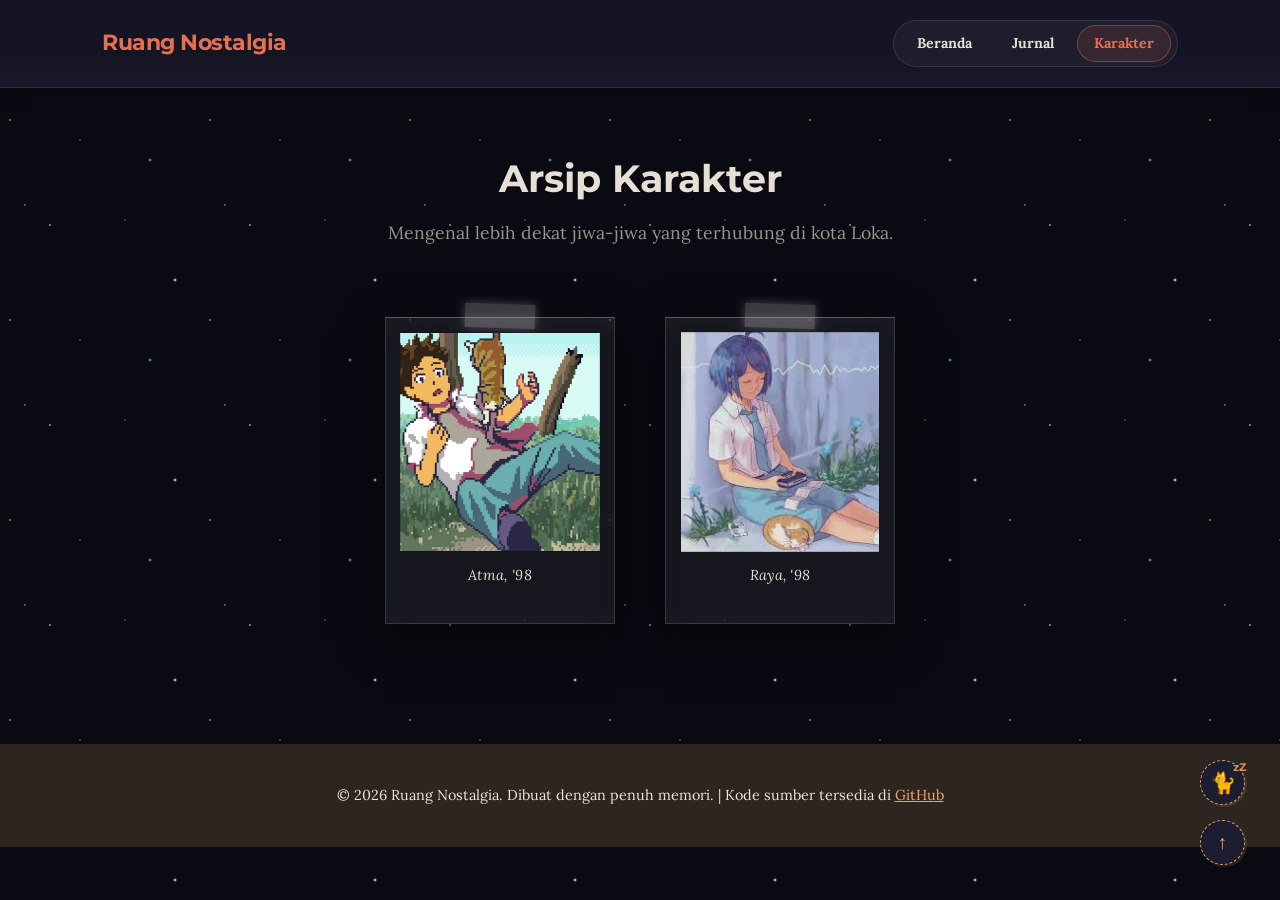
<file: karakter.html>
<!DOCTYPE html>
<html lang="id">

<head>
    <meta charset="UTF-8">
    <meta name="viewport" content="width=device-width, initial-scale=1.0">
    <title>Karakter - Ruang Nostalgia (A Space for the Unbound)</title>
    <link rel="preconnect" href="https://fonts.googleapis.com">
    <link rel="preconnect" href="https://fonts.gstatic.com" crossorigin>
    <link href="https://fonts.googleapis.com/css2?family=Lora:ital,wght@0,400..700;1,400..700&family=Montserrat:wght@400;700&display=swap" rel="stylesheet">
    <link rel="stylesheet" href="style.css">
    <style>
        /* ── KARAKTER PAGE — FIXED POLAROID LAYOUT ── */
        .karakter-page-wrapper {
            padding: 60px 8% 120px;
            max-width: 1000px;
            margin: 0 auto;
            text-align: center;
        }
        .karakter-header {
            margin-bottom: 70px;
        }
        .karakter-header h1 {
            font-size: 2.4rem;
            color: var(--teks-utama);
            margin-bottom: 10px;
        }
        .karakter-header p {
            color: var(--teks-pudar);
            font-size: 1.1rem;
        }

        /* Gallery: flex row, centered */
        .karakter-gallery {
            display: flex;
            justify-content: center;
            align-items: flex-start;
            gap: 50px;
            flex-wrap: wrap;
        }

        /* ── POLAROID: reset all conflicting rules, define cleanly ── */
        .karakter-gallery .polaroid-card {
            position: relative;
            display: flex;
            flex-direction: column;
            align-items: center;
            background: rgba(255, 255, 255, 0.05);
            backdrop-filter: blur(8px);
            -webkit-backdrop-filter: blur(8px);
            border: 1px solid rgba(255, 255, 255, 0.15);
            border-top: 1px solid rgba(255, 255, 255, 0.3);
            padding: 14px 14px 36px 14px;
            width: 230px;
            box-shadow: 0 15px 40px rgba(0, 0, 0, 0.5), inset 0 0 20px rgba(255, 255, 255, 0.04);
            cursor: url("data:image/svg+xml;utf8,%3Csvg xmlns='http://www.w3.org/2000/svg' width='32' height='32' viewBox='0 0 32 32'%3E%3Cline x1='9' y1='9' x2='24' y2='24' stroke='%23E76F51' stroke-width='3.5' stroke-linecap='round'/%3E%3Cline x1='9.5' y1='9.5' x2='23.5' y2='23.5' stroke='%23FF85A1' stroke-width='1.5' stroke-linecap='round'/%3E%3Ccircle cx='24' cy='24' r='2.5' fill='%23F4A261' stroke='%232C2520' stroke-width='0.5'/%3E%3Ccircle cx='9' cy='9' r='2.5' fill='%23F4A261' stroke='%232C2520' stroke-width='0.5'/%3E%3Cpath d='M 8 1 L 10 5.5 L 15 6 L 11 9.5 L 12.5 14.5 L 8 12 L 3.5 14.5 L 5 9.5 L 1 6 L 6 5.5 Z' fill='%23FFD166' stroke='%232C2520' stroke-width='1' stroke-linejoin='round'/%3E%3Cpath d='M 8 3.5 L 9.2 6.2 L 12.2 6.5 L 9.8 8.6 L 10.7 11.6 L 8 10 L 5.3 11.6 L 6.2 8.6 L 3.8 6.5 L 6.8 6.2 Z' fill='%23FFF' opacity='0.6'/%3E%3Ccircle cx='8' cy='8' r='2' fill='%232A9D8F'/%3E%3C/svg%3E") 8 1, pointer !important;
            animation: spaceFloat 6s ease-in-out infinite;
            transition: box-shadow 0.3s ease, transform 0.3s cubic-bezier(0.175, 0.885, 0.32, 1.275);
        }
        .karakter-gallery .polaroid-card,
        .karakter-gallery .polaroid-card * {
            cursor: url("data:image/svg+xml;utf8,%3Csvg xmlns='http://www.w3.org/2000/svg' width='32' height='32' viewBox='0 0 32 32'%3E%3Cline x1='9' y1='9' x2='24' y2='24' stroke='%23E76F51' stroke-width='3.5' stroke-linecap='round'/%3E%3Cline x1='9.5' y1='9.5' x2='23.5' y2='23.5' stroke='%23FF85A1' stroke-width='1.5' stroke-linecap='round'/%3E%3Ccircle cx='24' cy='24' r='2.5' fill='%23F4A261' stroke='%232C2520' stroke-width='0.5'/%3E%3Ccircle cx='9' cy='9' r='2.5' fill='%23F4A261' stroke='%232C2520' stroke-width='0.5'/%3E%3Cpath d='M 8 1 L 10 5.5 L 15 6 L 11 9.5 L 12.5 14.5 L 8 12 L 3.5 14.5 L 5 9.5 L 1 6 L 6 5.5 Z' fill='%23FFD166' stroke='%232C2520' stroke-width='1' stroke-linejoin='round'/%3E%3Cpath d='M 8 3.5 L 9.2 6.2 L 12.2 6.5 L 9.8 8.6 L 10.7 11.6 L 8 10 L 5.3 11.6 L 6.2 8.6 L 3.8 6.5 L 6.8 6.2 Z' fill='%23FFF' opacity='0.6'/%3E%3Ccircle cx='8' cy='8' r='2' fill='%232A9D8F'/%3E%3C/svg%3E") 8 1, pointer !important;
        }
        .karakter-gallery .polaroid-card:nth-child(2) {
            animation-delay: -3s;
        }
        .karakter-gallery .polaroid-card:hover {
            animation-play-state: paused;
            box-shadow: 0 20px 55px rgba(231, 111, 81, 0.2), inset 0 0 20px rgba(255,255,255,0.06);
            transform: translateY(-6px) scale(1.02);
        }

        /* Tape strip */
        .polaroid-card .tape {
            position: absolute;
            top: -14px;
            left: calc(50% - 35px);
            width: 70px;
            height: 24px;
            background: rgba(255, 255, 255, 0.2);
            backdrop-filter: blur(4px);
            box-shadow: 0 0 10px rgba(255, 255, 255, 0.25);
            transform: rotate(2deg);
            pointer-events: none;
        }

        /* Photo area — FIXED size */
        .polaroid-card .photo-img {
            width: 100%;
            height: 220px;
            background-size: cover !important;
            background-position: center !important;
            background-repeat: no-repeat !important;
            border: 1px solid rgba(0, 0, 0, 0.15);
            display: block;
        }
        .polaroid-card .photo-img.atma {
            background-image: url('images/foto-kiri.jpg') !important;
        }
        .polaroid-card .photo-img.raya {
            background-image: url('images/foto-kanan.jpg') !important;
        }

        /* Caption */
        .polaroid-card .caption {
            font-family: 'Lora', Georgia, serif;
            font-style: italic;
            font-size: 0.9rem;
            text-align: center;
            margin-top: 12px;
            color: var(--teks-utama);
            letter-spacing: 0.3px;
        }

        /* Character desc — hidden, shown in modal */
        .polaroid-card .character-desc {
            display: none;
        }

        /* ── STICKY NOTE ── */
        .karakter-gallery .sticky-note {
            position: relative;
            display: flex;
            flex-direction: column;
            align-items: center;
            background: rgba(244, 162, 97, 0.12);
            backdrop-filter: blur(8px);
            -webkit-backdrop-filter: blur(8px);
            border: 1px solid rgba(244, 162, 97, 0.3);
            border-top: 1px solid rgba(244, 162, 97, 0.5);
            padding: 24px 20px;
            width: 180px;
            box-shadow: 0 15px 35px rgba(0, 0, 0, 0.4), inset 0 0 15px rgba(244, 162, 97, 0.08);
            animation: spaceFloatCenter 7s ease-in-out infinite;
            transition: box-shadow 0.3s ease;
            align-self: center;
        }
        .sticky-note:hover {
            animation-play-state: paused;
        }
        .sticky-note .pin {
            width: 14px;
            height: 14px;
            background: var(--senja-jingga);
            box-shadow: 0 0 10px var(--senja-jingga), 0 0 20px var(--senja-jingga), inset 0 0 4px #FFF;
            border-radius: 50%;
            position: absolute;
            top: -7px;
            left: calc(50% - 7px);
            z-index: 10;
        }
        .sticky-note p {
            font-family: 'Lora', Georgia, serif;
            font-style: italic;
            font-size: 0.9rem;
            color: var(--teks-utama);
            line-height: 1.5;
            text-align: center;
        }

        /* Mobile */
        @media (max-width: 768px) {
            .karakter-gallery {
                flex-direction: column;
                align-items: center;
                gap: 40px;
            }
            .karakter-gallery .polaroid-card {
                width: 80%;
                max-width: 260px;
                animation: none;
            }
            .karakter-gallery .sticky-note {
                width: 80%;
                max-width: 220px;
                animation: none;
            }
        }
    </style>
</head>

<body>
    <header class="navbar">
        <div class="logo">Ruang Nostalgia</div>
        <nav class="nav-links">
            <a href="index.html">Beranda</a>
            <a href="jurnal.html">Jurnal</a>
            <a href="karakter.html" class="active">Karakter</a>
        </nav>
    </header>

    <main class="karakter-page-wrapper">
        <div class="karakter-header">
            <h1>Arsip Karakter</h1>
            <p>Mengenal lebih dekat jiwa-jiwa yang terhubung di kota Loka.</p>
        </div>

        <div class="karakter-gallery">
            <!-- Polaroid Atma -->
            <div class="polaroid-card" id="polaroid-atma" tabindex="0" role="button" aria-label="Lihat profil Atma">
                <div class="tape"></div>
                <div class="photo-img atma"></div>
                <p class="caption">Atma, '98</p>
                <div class="character-desc">
                    <p>Seorang siswa SMA dengan kekuatan supranatural "Space Dive". Menggunakan Buku Merah magisnya, ia dapat menyelami pikiran orang lain untuk menyembuhkan trauma dan ketakutan terdalam mereka.</p>
                </div>
            </div>

            <!-- Polaroid Raya -->
            <div class="polaroid-card" id="polaroid-raya" tabindex="0" role="button" aria-label="Lihat profil Raya">
                <div class="tape"></div>
                <div class="photo-img raya"></div>
                <p class="caption">Raya, '98</p>
                <div class="character-desc">
                    <p>Kekasih Atma yang ceria namun menyimpan luka batin yang kelam. Ia memiliki kemampuan luar biasa mengubah realitas yang perlahan mulai mengancam eksistensi kota Loka.</p>
                </div>
            </div>
        </div>
    </main>

    <!-- Character Modal -->
    <div id="char-modal" class="char-modal-overlay" role="dialog" aria-modal="true" aria-label="Profil Karakter">
        <div class="char-modal-card" id="char-modal-card">
            <div class="modal-tape"></div>
            <div class="modal-photo" id="modal-photo"></div>
            <p class="modal-caption" id="modal-caption"></p>
            <hr class="modal-divider">
            <p class="modal-desc" id="modal-desc"></p>
            <span class="modal-close-hint">Klik di mana saja untuk menutup</span>
        </div>
    </div>

    <footer class="footer">
        <p>&copy; 2026 Ruang Nostalgia. Dibuat dengan penuh memori. | Kode sumber tersedia di <a href="https://github.com" target="_blank" style="color: var(--senja-kuning); text-decoration: underline;">GitHub</a></p>
    </footer>

    <div id="retro-cat" class="retro-cat" title="Kucing jalanan yang sedang tidur...">
        <span class="cat-emoji">🐈</span>
        <span class="cat-zzz">zZ</span>
        <div class="cat-tooltip">Meow~ Kamu menemukan Admiral!</div>
    </div>
    <button id="btn-top" class="btn-top" title="Kembali ke Atas">↑</button>

    <script src="script.js"></script>
    <script>
    // ── KARAKTER MODAL (fresh implementation, no dependency on old decor-polaroid logic) ──
    const charModal = document.getElementById('char-modal');
    const modalPhoto = document.getElementById('modal-photo');
    const modalCaption = document.getElementById('modal-caption');
    const modalDesc = document.getElementById('modal-desc');
    const modalCard = document.getElementById('char-modal-card');

    const characters = {
        'polaroid-atma': {
            img: "url('images/foto-kiri.jpg')",
            caption: 'Atma, \'98',
            desc: 'Seorang siswa SMA dengan kekuatan supranatural "Space Dive". Menggunakan Buku Merah magisnya, ia dapat menyelami pikiran orang lain untuk menyembuhkan trauma dan ketakutan terdalam mereka.'
        },
        'polaroid-raya': {
            img: "url('images/foto-kanan.jpg')",
            caption: 'Raya, \'98',
            desc: 'Kekasih Atma yang ceria namun menyimpan luka batin yang kelam. Ia memiliki kemampuan luar biasa mengubah realitas yang perlahan mulai mengancam eksistensi kota Loka.'
        }
    };

    function openModal(id) {
        const data = characters[id];
        if (!data) return;

        modalPhoto.style.backgroundImage = data.img;
        modalPhoto.style.backgroundSize = 'cover';
        modalPhoto.style.backgroundPosition = 'center';
        modalCaption.textContent = data.caption;
        modalDesc.textContent = data.desc;

        // Reset animation state
        modalDesc.style.transition = 'none';
        modalDesc.style.opacity = '0';
        modalDesc.style.transform = 'translateY(6px)';
        modalCard.style.transition = 'none';
        modalCard.style.transform = 'scale(0.7) translateY(20px)';
        modalCard.style.opacity = '0';

        charModal.classList.add('active');
        document.body.style.overflow = 'hidden';

        requestAnimationFrame(() => requestAnimationFrame(() => {
            modalCard.style.transition = '';
            modalCard.style.transform = '';
            modalCard.style.opacity = '';
            modalDesc.style.transition = '';
            modalDesc.style.opacity = '';
            modalDesc.style.transform = '';
        }));
    }

    ['polaroid-atma', 'polaroid-raya'].forEach(id => {
        const el = document.getElementById(id);
        if (!el) return;
        el.addEventListener('click', () => openModal(id));
        el.addEventListener('keydown', e => { if (e.key === 'Enter' || e.key === ' ') openModal(id); });
    });

    charModal.addEventListener('click', () => {
        charModal.classList.remove('active');
        document.body.style.overflow = '';
    });
    modalCard.addEventListener('click', e => e.stopPropagation());
    document.addEventListener('keydown', e => {
        if (e.key === 'Escape') {
            charModal.classList.remove('active');
            document.body.style.overflow = '';
        }
    });
    </script>
</body>

</html>
</file>
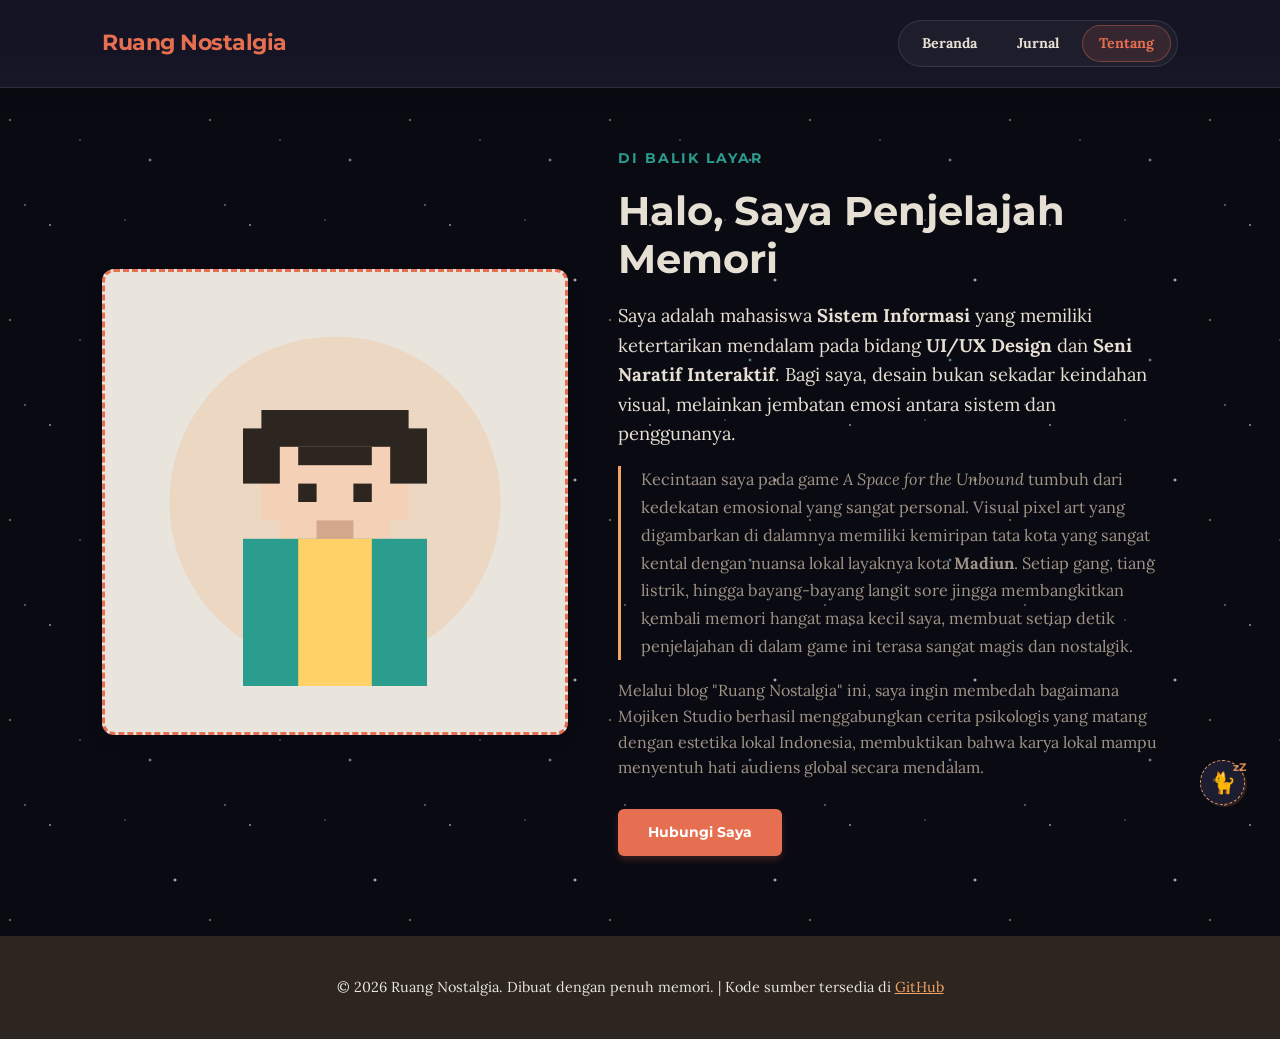
<file: tentang.html>
<!DOCTYPE html>
<html lang="id">

<head>
    <meta charset="UTF-8">
    <meta name="viewport" content="width=device-width, initial-scale=1.0">
    <title>Tentang - Ruang Nostalgia (A Space for the Unbound)</title>
    <link rel="preconnect" href="https://fonts.googleapis.com">
    <link rel="preconnect" href="https://fonts.gstatic.com" crossorigin>
    <link
        href="https://fonts.googleapis.com/css2?family=Lora:ital,wght@0,400..700;1,400..700&family=Montserrat:wght@400;700&display=swap"
        rel="stylesheet">
    <link rel="stylesheet" href="style.css">
</head>

<body>

    <header class="navbar">
        <div class="logo">Ruang Nostalgia</div>
        <nav class="nav-links">
            <a href="index.html">Beranda</a>
            <a href="jurnal.html">Jurnal</a>
            <a href="tentang.html" class="active">Tentang</a>
            </nav>
    </header>

    <main class="about-container">
        <div class="about-split">
            <div class="about-photo-wrapper">
                <div style="width: 100%; aspect-ratio: 1/1; background: #E9E4DC; border-radius: 12px; display: flex; justify-content: center; align-items: center; border: 3px dashed #E76F51; overflow: hidden; box-shadow: 0 8px 24px rgba(0,0,0,0.04);">
                    <svg xmlns="http://www.w3.org/2000/svg" viewBox="0 0 100 100" width="80%" height="80%">
                        <circle cx="50" cy="50" r="45" fill="#F4A261" opacity="0.2"/>
                        <rect x="35" y="30" width="30" height="30" fill="#F4D0B6" />
                        <rect x="30" y="35" width="5" height="20" fill="#F4D0B6" />
                        <rect x="65" y="35" width="5" height="20" fill="#F4D0B6" />
                        <rect x="30" y="25" width="40" height="10" fill="#2C2520" />
                        <rect x="25" y="30" width="10" height="15" fill="#2C2520" />
                        <rect x="65" y="30" width="10" height="15" fill="#2C2520" />
                        <rect x="40" y="35" width="20" height="5" fill="#2C2520" />
                        <rect x="40" y="45" width="5" height="5" fill="#2C2520" />
                        <rect x="55" y="45" width="5" height="5" fill="#2C2520" />
                        <rect x="25" y="60" width="50" height="40" fill="#2A9D8F" />
                        <rect x="40" y="60" width="20" height="40" fill="#FFD166" />
                        <rect x="45" y="55" width="10" height="5" fill="#D3A78B" />
                    </svg>
                </div>
            </div>
            <div class="about-info">
                <span class="about-tag">Di Balik Layar</span>
                <h1>Halo, Saya Penjelajah Memori</h1>
                <p class="about-bio">Saya adalah mahasiswa <strong>Sistem Informasi</strong> yang memiliki ketertarikan mendalam pada bidang <strong>UI/UX Design</strong> dan <strong>Seni Naratif Interaktif</strong>. Bagi saya, desain bukan sekadar keindahan visual, melainkan jembatan emosi antara sistem dan penggunanya.</p>
                
                <p class="about-story">Kecintaan saya pada game <em>A Space for the Unbound</em> tumbuh dari kedekatan emosional yang sangat personal. Visual pixel art yang digambarkan di dalamnya memiliki kemiripan tata kota yang sangat kental dengan nuansa lokal layaknya kota <strong>Madiun</strong>. Setiap gang, tiang listrik, hingga bayang-bayang langit sore jingga membangkitkan kembali memori hangat masa kecil saya, membuat setiap detik penjelajahan di dalam game ini terasa sangat magis dan nostalgik.</p>
                
                <p class="about-skills">Melalui blog "Ruang Nostalgia" ini, saya ingin membedah bagaimana Mojiken Studio berhasil menggabungkan cerita psikologis yang matang dengan estetika lokal Indonesia, membuktikan bahwa karya lokal mampu menyentuh hati audiens global secara mendalam.</p>
                
                <a href="mailto:emailanda@domain.com" class="btn-utama btn-hubungi">Hubungi Saya</a>
            </div>
        </div>
    </main>

    <footer class="footer">
        <p>&copy; 2026 Ruang Nostalgia. Dibuat dengan penuh memori. | Kode sumber tersedia di <a href="https://github.com" target="_blank" style="color: var(--senja-kuning); text-decoration: underline;">GitHub</a></p>
    </footer>

    <script src="script.js"></script>
    <!-- Interactive Easter Egg: Pet the Cat -->
    <div id="retro-cat" class="retro-cat" title="Kucing jalanan yang sedang tidur...">
        <span class="cat-emoji">🐈</span>
        <span class="cat-zzz">zZ</span>
        <div class="cat-tooltip">Meow~ Kamu menemukan Admiral!</div>
    </div>
    <!-- Back to Top Button -->
    <button id="btn-top" class="btn-top" title="Kembali ke Atas">↑</button>
</body>

</html>
</file>
<file: style.css>
/* ==========================================
   1. RESET & VARIABEL WARNA (KONSISTENSI UI)
   ========================================== */
* {
    margin: 0;
    padding: 0;
    box-sizing: border-box;
}

html {
    scroll-behavior: smooth;
}

:root {
    --bg-kertas: #141424;
    --bg-kartu: #1D1D31;
    --bg-blockquote: #23233A;
    --teks-utama: #E6DFD3;
    --teks-pudar: #9E9387;
    --senja-kuning: #F4A261;
    --senja-jingga: #E76F51;
    --langit-biru: #2A9D8F;
    --border-garis: rgba(255, 255, 255, 0.1);
}

body {
    overflow-x: hidden;
    width: 100%;
    font-family: 'Lora', Georgia, serif;
    background-color: #0A0A12;
    /* Deep space dark base */
    /* Pure CSS Stars */
    background-image:
        radial-gradient(1px 1px at 25px 5px, #FFFFFF, rgba(255, 255, 255, 0)),
        radial-gradient(1.5px 1.5px at 50px 25px, rgba(255, 255, 255, 0.8), rgba(255, 255, 255, 0)),
        radial-gradient(1px 1px at 125px 20px, rgba(255, 255, 255, 0.6), rgba(255, 255, 255, 0)),
        radial-gradient(2px 2px at 175px 80px, #FFFFFF, rgba(255, 255, 255, 0)),
        radial-gradient(1.5px 1.5px at 10px 120px, rgba(255, 210, 150, 0.8), rgba(255, 255, 255, 0)),
        /* Warm star */
        radial-gradient(1px 1px at 80px 140px, rgba(255, 255, 255, 0.7), rgba(255, 255, 255, 0)),
        radial-gradient(2px 2px at 150px 160px, rgba(150, 220, 255, 0.8), rgba(255, 255, 255, 0));
    /* Blue star */
    background-repeat: repeat;
    background-size: 200px 200px;
    color: var(--teks-utama);
    line-height: 1.6;
    animation: spaceDrift 150s linear infinite;
    /* Very slow, calming pan effect */
    transition: color 0.3s;
}

@keyframes spaceDrift {
    0% {
        background-position: 0 0;
    }

    100% {
        background-position: -2000px 1000px;
    }

    /* Moves diagonally */
}

h1,
h2,
h3,
.logo,
.btn-utama {
    font-family: 'Montserrat', sans-serif;
    /* Font tegas untuk judul */
}

/* ==========================================
   2. BILAH NAVIGASI (NAVBAR)
   ========================================== */
.navbar {
    display: flex;
    flex-direction: column;
    align-items: center;
    gap: 12px;
    padding: 16px 8%;
    background-color: var(--bg-kertas);
    background-image: linear-gradient(to bottom, var(--bg-kertas) 60%, rgba(29, 29, 49, 0.4));
    border-bottom: 1px solid var(--border-garis);
    box-shadow: 0 4px 20px rgba(0, 0, 0, 0.15);
    position: sticky;
    top: 0;
    z-index: 100;
    transition: background-color 0.3s, border-color 0.3s, box-shadow 0.3s;
}

/* Desktop: kembali ke row layout */
@media (min-width: 641px) {
    .navbar {
        flex-direction: row;
        justify-content: space-between;
        gap: 0;
        padding: 20px 8%;
    }
}

.logo {
    font-size: 1.4rem;
    font-weight: bold;
    color: var(--senja-jingga);
    letter-spacing: -0.5px;
    position: relative;
    user-select: none;
    transition: transform 0.2s cubic-bezier(0.175, 0.885, 0.32, 1.275);
}

/* Nav pill container */
.nav-links {
    display: flex;
    align-items: center;
    gap: 6px;
    background: rgba(255, 255, 255, 0.04);
    border: 1px solid var(--border-garis);
    border-radius: 999px;
    padding: 4px 6px;
}

.nav-links a {
    text-decoration: none;
    color: var(--teks-utama);
    margin-left: 0;
    padding: 6px 16px;
    font-weight: bold;
    font-size: 0.88rem;
    display: inline-block;
    border-radius: 999px;
    border: 1px solid transparent;
    transition: color 0.25s, background 0.25s, border-color 0.25s, transform 0.2s cubic-bezier(0.175, 0.885, 0.32, 1.275);
    z-index: 1;
}

.nav-links a:hover {
    color: var(--senja-jingga) !important;
    background: rgba(231, 111, 81, 0.08) !important;
    background-color: rgba(231, 111, 81, 0.08) !important;
    background-image: none !important;
    border-color: rgba(231, 111, 81, 0.3) !important;
    border-radius: 999px !important;
    padding: 6px 16px !important;
    text-decoration: none !important;
    transform: translateY(-1px);
}

.nav-links a:hover::before,
.nav-links a:hover::after,
.nav-links a.active::before,
.nav-links a.active::after {
    content: none !important;
    background: transparent !important;
    background-image: none !important;
    border: none !important;
    display: none !important;
}

.nav-links a.active {
    color: var(--senja-jingga) !important;
    background: rgba(231, 111, 81, 0.12) !important;
    background-color: rgba(231, 111, 81, 0.12) !important;
    border-color: rgba(231, 111, 81, 0.4) !important;
    border-radius: 999px !important;
}

/* ==========================================
   3. HERO SECTION
   ========================================== */
/* Update Hero to Full Screen Center */
.hero {
    position: relative;
    background-color: transparent;
    /* Keep the stars showing through */
    min-height: 100vh;
    /* Make it take the full screen height */
    display: flex;
    flex-direction: column;
    justify-content: center;
    align-items: center;
    padding: 0 8%;
    text-align: center;
    margin-top: -80px;
    /* Offset the navbar height so it is perfectly dead center */
}

.hero::after {
    display: none !important;
}

.hero-content {
    max-width: 700px;
    position: relative;
    z-index: 1;
    margin-top: 40px;
    /* Push content down slightly to balance the offset */
}

.hero-tag {
    font-family: 'Montserrat', sans-serif;
    font-size: 0.85rem;
    text-transform: uppercase;
    letter-spacing: 2px;
    color: var(--langit-biru);
    font-weight: bold;
}

.hero h1 {
    font-size: 2.8rem;
    margin: 15px 0;
    color: var(--teks-utama);
    line-height: 1.2;
    text-shadow: 0 4px 25px rgba(0, 0, 0, 1), 0 0 12px rgba(0, 0, 0, 0.8);
}

.hero p {
    font-size: 1.1rem;
    color: var(--teks-pudar);
    margin-bottom: 30px;
    text-shadow: 0 2px 15px rgba(0, 0, 0, 1), 0 0 8px rgba(0, 0, 0, 0.8);
}

.btn-utama {
    display: inline-block;
    padding: 12px 30px;
    background-color: var(--senja-jingga);
    color: white;
    text-decoration: none;
    border-radius: 6px;
    font-weight: bold;
    font-size: 0.9rem;
    box-shadow: 0 4px 6px rgba(231, 111, 81, 0.2);
    transition: transform 0.3s cubic-bezier(0.175, 0.885, 0.32, 1.275), background-color 0.3s, box-shadow 0.3s;
    position: relative;
    overflow: hidden;
    z-index: 1;
}

.btn-utama::after {
    content: '';
    position: absolute;
    top: 0;
    left: -100%;
    width: 100%;
    height: 100%;
    background: linear-gradient(90deg, transparent, rgba(255, 255, 255, 0.25), transparent);
    transition: 0.5s;
    z-index: -1;
}

.btn-utama:hover::after {
    left: 100%;
}

.btn-utama:hover {
    transform: translateY(-4px) scale(1.03);
    background-color: #d65d41;
    box-shadow: 0 8px 20px rgba(231, 111, 81, 0.45);
}

/* ==========================================
   4. SEKSI ARTIKEL TERBARU (GRID SYSTEM)
   ========================================== */
.latest-articles {
    padding: 80px 8%;
}

/* Styles for the new Game Intro Section */
.game-intro {
    padding: 100px 8% 120px;
    background-color: transparent;
    text-align: center;
}

.intro-content {
    max-width: 800px;
    margin: 0 auto;
}

.game-gif {
    width: 85%;
    max-width: 700px;
    margin: 0 auto 35px;
    border-radius: 16px;
    border: 1px solid rgba(255, 255, 255, 0.1);
    box-shadow: 0 15px 45px rgba(0, 0, 0, 0.5), 0 0 25px rgba(244, 162, 97, 0.1);
    display: block;
}

.intro-content h2 {
    color: var(--senja-jingga);
    font-size: 2rem;
    margin-bottom: 15px;
}

.intro-content p {
    font-size: 1.15rem;
    line-height: 1.8;
    color: var(--teks-utama);
}

.intro-content strong {
    color: var(--langit-biru);
}

.section-title {
    text-align: center;
    font-size: 2rem;
    margin-bottom: 50px;
    position: relative;
}

.section-title::after {
    content: '';
    display: block;
    width: 50px;
    height: 3px;
    background-color: var(--senja-kuning);
    margin: 10px auto 0;
}

.articles-grid {
    display: grid;
    grid-template-columns: repeat(3, 1fr);
    gap: 30px;
}

.article-card {
    display: block;
    text-decoration: none;
    color: inherit;
    background-color: var(--bg-kartu);
    border-radius: 8px;
    overflow: hidden;
    box-shadow: 0 4px 15px rgba(0, 0, 0, 0.03);
    border: 1px solid var(--border-garis);
    transition: transform 0.3s, box-shadow 0.3s, background-color 0.3s, border-color 0.3s;
}

.article-card:hover {
    transform: translateY(-5px);
    box-shadow: 0 8px 24px rgba(231, 111, 81, 0.08);
    /* Warm twilight hover shadow */
}

.card-image-placeholder {
    height: 200px;
    background-color: var(--bg-blockquote);
    display: flex;
    justify-content: center;
    align-items: center;
    color: var(--teks-pudar);
    font-size: 0.9rem;
    font-style: italic;
    transition: background-color 0.3s;
}

.card-content {
    padding: 25px;
}

.category {
    font-family: 'Montserrat', sans-serif;
    font-size: 0.75rem;
    text-transform: uppercase;
    font-weight: bold;
    color: var(--langit-biru);
}

.card-content h3 {
    font-size: 1.25rem;
    margin: 10px 0;
    line-height: 1.4;
}

.card-content p {
    font-size: 0.95rem;
    color: var(--teks-pudar);
    margin-bottom: 20px;
}

.read-more {
    display: inline-block;
    text-decoration: none;
    color: var(--senja-jingga);
    font-weight: bold;
    font-size: 0.9rem;
    transition: color 0.3s, transform 0.3s cubic-bezier(0.175, 0.885, 0.32, 1.275);
    position: relative;
}

.read-more::after {
    content: '';
    position: absolute;
    bottom: -2px;
    left: 0;
    width: 0;
    height: 1.5px;
    background-color: var(--senja-jingga);
    transition: width 0.3s cubic-bezier(0.175, 0.885, 0.32, 1.275);
}

.read-more:hover::after {
    width: 100%;
}

.read-more:hover {
    color: #d65d41;
    transform: translateX(6px);
}

/* ==========================================
   5. FOOTER
   ========================================== */
.footer {
    text-align: center;
    padding: 40px 20px;
    background-color: #2C2520;
    color: #e9e4dc;
    font-size: 0.9rem;
}

/* ==========================================
   6. RESPONSIVITAS (RUBRIK 4 - 10%)
   ========================================== */
/* ==========================================
   PERBAIKAN TAMPILAN MOBILE (HP)
   ========================================== */
@media (max-width: 992px) {
    body {
        overflow-x: hidden;
    }

    .jurnal-page-wrapper {
        display: flex;
        flex-direction: column;
        align-items: center;
        padding-bottom: 60px;
    }

    .jurnal-header.mading-style {
        order: 1 !important;
        margin-bottom: 20px !important;
        padding: 40px 20px;
    }

    .decor-sticky {
        display: block !important;
        position: relative !important;
        top: 0 !important;
        left: 0 !important;
        transform: none !important;
        width: 85% !important;
        max-width: 280px !important;
        margin: 0 auto 30px auto !important;
        padding: 20px !important;
        animation: none !important;
        order: 2 !important;
    }

    .decor-sticky p {
        font-size: 1.05rem !important;
        text-align: center;
    }

    .decor-polaroid {
        display: block !important;
        position: relative !important;
        top: 0 !important;
        left: 0 !important;
        right: 0 !important;
        width: 80% !important;
        max-width: 280px !important;
        padding: 15px 15px 40px 15px !important;
        margin: 20px auto !important;
        transform: rotate(0deg) !important;
        animation: none !important;
        order: 3 !important;
    }

    .decor-polaroid .photo-img {
        width: 100% !important;
        height: 220px !important;
        background-size: cover !important;
    }

    .decor-polaroid .caption {
        font-size: 1.1rem !important;
        margin-top: 15px !important;
    }

    .decor-polaroid .tape {
        width: 90px !important;
        height: 28px !important;
        top: -14px !important;
        left: calc(50% - 45px) !important;
        background: rgba(255, 255, 255, 0.6) !important;
        box-shadow: 0 4px 8px rgba(0, 0, 0, 0.4) !important;
    }
}

/* <--- INI ADALAH TANDA KURUNG PENUTUP YANG SEBELUMNYA HILANG! */


/* ==========================================
   16. HALAMAN KARAKTER (GALLERY LAYOUT)
   ========================================== */
.karakter-page-wrapper {
    padding: 60px 8% 100px;
    max-width: 1000px;
    margin: 0 auto;
    text-align: center;
}

.karakter-header {
    margin-bottom: 60px;
}

.karakter-header h1 {
    font-size: 2.4rem;
    color: var(--teks-utama);
    margin-bottom: 10px;
}

.karakter-header p {
    color: var(--teks-pudar);
    font-size: 1.1rem;
}

.karakter-gallery {
    display: flex;
    justify-content: center;
    align-items: center;
    gap: 50px;
    flex-wrap: wrap;
    /* Memastikan turun ke bawah otomatis di HP */
}

/* Mematikan Posisi Absolut & Merapikan Kotak Polaroid */
.karakter-gallery .decor-polaroid {
    display: block !important;
    position: relative !important;
    top: 0 !important;
    left: 0 !important;
    right: 0 !important;
    bottom: 0 !important;
    margin: 0 !important;
    width: 250px;
    /* Ukuran yang pas di layar laptop */
}

.karakter-gallery .decor-sticky {
    display: block !important;
    position: relative !important;
    top: 0 !important;
    left: 0 !important;
    right: 0 !important;
    bottom: 0 !important;
    margin: 0 !important;
    width: 220px !important;
    height: fit-content;
}

/* MEMUNCULKAN KEMBALI FOTO ATMA DAN RAYA DI HALAMAN KARAKTER */
#polaroid-zoom-trigger .photo-img {
    background: url('images/foto-kiri.jpg') center/cover no-repeat !important;
    height: 200px;
}

#polaroid-2-zoom-trigger .photo-img.photo-2 {
    background: url('images/foto-kanan.jpg') center/cover no-repeat !important;
    height: 200px;
}

/* ==========================================
   7. CUSTOM MAGIC WAND CURSOR & PARTICLES (A Space for the Unbound)
   ========================================== */
html,
body {
    cursor: url("data:image/svg+xml;utf8,%3Csvg xmlns='http://www.w3.org/2000/svg' width='32' height='32' viewBox='0 0 32 32'%3E%3Cline x1='9' y1='9' x2='24' y2='24' stroke='%23E76F51' stroke-width='3.5' stroke-linecap='round'/%3E%3Cline x1='9.5' y1='9.5' x2='23.5' y2='23.5' stroke='%23FF85A1' stroke-width='1.5' stroke-linecap='round'/%3E%3Ccircle cx='24' cy='24' r='2.5' fill='%23F4A261' stroke='%232C2520' stroke-width='0.5'/%3E%3Ccircle cx='9' cy='9' r='2.5' fill='%23F4A261' stroke='%232C2520' stroke-width='0.5'/%3E%3Cpath d='M 8 1 L 10 5.5 L 15 6 L 11 9.5 L 12.5 14.5 L 8 12 L 3.5 14.5 L 5 9.5 L 1 6 L 6 5.5 Z' fill='%23FFD166' stroke='%232C2520' stroke-width='1' stroke-linejoin='round'/%3E%3Cpath d='M 8 3.5 L 9.2 6.2 L 12.2 6.5 L 9.8 8.6 L 10.7 11.6 L 8 10 L 5.3 11.6 L 6.2 8.6 L 3.8 6.5 L 6.8 6.2 Z' fill='%23FFF' opacity='0.6'/%3E%3Ccircle cx='8' cy='8' r='2' fill='%232A9D8F'/%3E%3C/svg%3E") 8 1, auto;
}

/* Ensure interactive components have the active pointer magic wand */
a,
button,
select,
textarea,
.btn-utama,
.read-more,
.article-card,
.logo,
.theme-toggle-btn,
.filter-btn,
.btn-top,
.decor-polaroid,
.decor-polaroid *,
.char-modal-overlay,
.char-modal-overlay * {
    cursor: url("data:image/svg+xml;utf8,%3Csvg xmlns='http://www.w3.org/2000/svg' width='32' height='32' viewBox='0 0 32 32'%3E%3Cline x1='9' y1='9' x2='24' y2='24' stroke='%23E76F51' stroke-width='3.5' stroke-linecap='round'/%3E%3Cline x1='9.5' y1='9.5' x2='23.5' y2='23.5' stroke='%23FF85A1' stroke-width='1.5' stroke-linecap='round'/%3E%3Ccircle cx='24' cy='24' r='2.5' fill='%23F4A261' stroke='%232C2520' stroke-width='0.5'/%3E%3Ccircle cx='9' cy='9' r='2.5' fill='%23F4A261' stroke='%232C2520' stroke-width='0.5'/%3E%3Cpath d='M 8 1 L 10 5.5 L 15 6 L 11 9.5 L 12.5 14.5 L 8 12 L 3.5 14.5 L 5 9.5 L 1 6 L 6 5.5 Z' fill='%23FFD166' stroke='%232C2520' stroke-width='1' stroke-linejoin='round'/%3E%3Cpath d='M 8 3.5 L 9.2 6.2 L 12.2 6.5 L 9.8 8.6 L 10.7 11.6 L 8 10 L 5.3 11.6 L 6.2 8.6 L 3.8 6.5 L 6.8 6.2 Z' fill='%23FFF' opacity='0.6'/%3E%3Ccircle cx='8' cy='8' r='2' fill='%232A9D8F'/%3E%3C/svg%3E") 8 1, pointer;
}

/* Magic sparkle particles style */
.magic-particle {
    position: fixed;
    top: 0;
    left: 0;
    pointer-events: none;
    z-index: 9999;
    transform: translate(-50%, -50%);
    animation: fadeAndShrink 0.8s cubic-bezier(0.1, 0.8, 0.3, 1) forwards;
}

/* Star-shaped particles using clip-path */
.magic-particle.star {
    clip-path: polygon(50% 0%, 61% 35%, 98% 35%, 68% 57%, 79% 91%, 50% 70%, 21% 91%, 32% 57%, 2% 35%, 39% 35%);
}

/* Rift-shaped particles (magical glowing space diamonds) */
.magic-particle.rift {
    clip-path: polygon(50% 0%, 100% 50%, 50% 100%, 0% 50%);
}

/* Simple circular sparkles */
.magic-particle.circle {
    border-radius: 50%;
}

@keyframes fadeAndShrink {
    0% {
        opacity: 1;
        transform: translate(-50%, -50%) scale(1) rotate(0deg);
    }

    100% {
        opacity: 0;
        transform: translate(calc(-50% + var(--dx)), calc(-50% + var(--dy))) scale(0) rotate(var(--rot));
    }
}

/* Space Dive Rift Ripple on Click (Subtler & Smaller) */
.rift-ripple {
    position: fixed;
    pointer-events: none;
    z-index: 9998;
    border: 1.5px solid var(--langit-biru);
    border-radius: 50%;
    transform: translate(-50%, -50%) scale(0);
    box-shadow: 0 0 8px var(--langit-biru), inset 0 0 8px var(--langit-biru);
    animation: riftExpand 0.5s cubic-bezier(0.1, 0.8, 0.2, 1) forwards;
}

@keyframes riftExpand {
    0% {
        width: 0px;
        height: 0px;
        opacity: 0.8;
        border-color: var(--senja-kuning);
        box-shadow: 0 0 5px var(--senja-kuning), inset 0 0 5px var(--senja-kuning);
    }

    40% {
        opacity: 0.9;
        border-color: var(--langit-biru);
        box-shadow: 0 0 10px var(--langit-biru), inset 0 0 10px var(--langit-biru);
    }

    100% {
        width: 70px;
        height: 70px;
        opacity: 0;
        transform: translate(-50%, -50%) scale(1);
    }
}

/* Glossy Memory Bubble Style for Nav Hover */
.nav-bubble {
    position: fixed;
    pointer-events: none;
    z-index: 9999;
    border-radius: 50%;
    transform: translate(-50%, -50%);
    animation: bubbleRise 1.2s cubic-bezier(0.1, 0.8, 0.3, 1) forwards;
}

@keyframes bubbleRise {
    0% {
        opacity: 0;
        transform: translate(-50%, -50%) scale(0.3);
    }

    15% {
        opacity: 0.8;
        transform: translate(-50%, -50%) scale(1);
    }

    100% {
        opacity: 0;
        transform: translate(calc(-50% + var(--dx)), calc(-50% - var(--dy))) scale(1.3);
    }
}

/* Logo thought bubble and heartbeat pop styles */
.logo-pop {
    animation: logoHeartbeat 0.3s cubic-bezier(0.175, 0.885, 0.32, 1.275) forwards;
}

@keyframes logoHeartbeat {
    0% {
        transform: scale(1);
    }

    50% {
        transform: scale(1.08);
        color: var(--senja-kuning);
    }

    100% {
        transform: scale(1);
    }
}

.logo-thought-bubble {
    position: absolute;
    top: 130%;
    left: 0;
    background-color: var(--bg-kartu);
    border: 1.5px dashed var(--senja-jingga);
    border-radius: 8px;
    padding: 8px 14px;
    font-family: 'Lora', Georgia, serif;
    font-size: 0.8rem;
    font-style: italic;
    color: var(--teks-utama);
    box-shadow: 0 6px 15px rgba(231, 111, 81, 0.12);
    z-index: 1000;
    width: max-content;
    max-width: 260px;
    white-space: normal;
    opacity: 0;
    transform: translateY(-8px);
    transition: opacity 0.3s ease, transform 0.3s cubic-bezier(0.175, 0.885, 0.32, 1.275), background-color 0.3s, color 0.3s;
    pointer-events: none;
    font-weight: normal;
    letter-spacing: normal;
    line-height: 1.4;
}

.logo-thought-bubble.show {
    opacity: 1;
    transform: translateY(0);
}

.logo-thought-bubble::after {
    content: '';
    position: absolute;
    top: -7px;
    left: 20px;
    border-width: 0 7px 7px;
    border-style: solid;
    border-color: transparent transparent var(--bg-kartu);
    display: block;
    width: 0;
    transition: border-color 0.3s;
}

.logo-thought-bubble::before {
    content: '';
    position: absolute;
    top: -9px;
    left: 19px;
    border-width: 0 8px 8px;
    border-style: solid;
    border-color: transparent transparent var(--senja-jingga);
    display: block;
    width: 0;
    z-index: -1;
}

/* ==========================================
   8. HALAMAN JURNAL & TENTANG (SPLIT LAYOUT)
   ========================================== */
.jurnal-header {
    padding: 60px 8% 20px;
    text-align: center;
    max-width: 800px;
    margin: 0 auto;
}

.jurnal-header h1 {
    font-size: 2.2rem;
    color: var(--teks-utama);
    margin-bottom: 10px;
}

.jurnal-header p {
    color: var(--teks-pudar);
    font-size: 1.05rem;
}

/* Split Layout for Tentang Halaman */
.about-container {
    padding: 60px 8% 80px;
}

.about-split {
    display: grid;
    grid-template-columns: 1fr 1.2fr;
    gap: 50px;
    align-items: center;
    max-width: 1100px;
    margin: 0 auto;
}

.about-photo-wrapper {
    width: 100%;
}

.about-photo-placeholder {
    width: 100%;
    aspect-ratio: 1 / 1;
    background: radial-gradient(circle at center, #f4ecd8 0%, #e9e4dc 100%);
    border: 3px dashed rgba(231, 111, 81, 0.35);
    border-radius: 12px;
    display: flex;
    justify-content: center;
    align-items: center;
    position: relative;
    overflow: hidden;
    box-shadow: 0 8px 24px rgba(0, 0, 0, 0.04);
}

.about-photo-placeholder::before {
    content: '';
    position: absolute;
    top: 10px;
    left: 10px;
    right: 10px;
    bottom: 10px;
    border: 1px solid rgba(44, 37, 32, 0.08);
    pointer-events: none;
}

.pixel-art-avatar {
    text-align: center;
    color: var(--teks-pudar);
    font-family: 'Montserrat', sans-serif;
    font-size: 1.1rem;
    font-weight: bold;
    display: flex;
    flex-direction: column;
    align-items: center;
    gap: 15px;
}

.pixel-art-avatar::before {
    content: '👤';
    font-size: 3.5rem;
    filter: drop-shadow(0 4px 6px rgba(0, 0, 0, 0.1));
}

.about-info {
    display: flex;
    flex-direction: column;
    gap: 18px;
}

.about-tag {
    font-family: 'Montserrat', sans-serif;
    font-size: 0.85rem;
    text-transform: uppercase;
    letter-spacing: 2px;
    color: var(--langit-biru);
    font-weight: bold;
}

.about-info h1 {
    font-size: 2.5rem;
    color: var(--teks-utama);
    line-height: 1.2;
}

.about-bio {
    font-size: 1.15rem;
    color: var(--teks-utama);
    line-height: 1.6;
}

.about-story {
    font-size: 1.02rem;
    color: var(--teks-pudar);
    line-height: 1.7;
    position: relative;
    padding-left: 20px;
    border-left: 3px solid var(--senja-kuning);
}

.about-skills {
    font-size: 1rem;
    color: var(--teks-pudar);
    line-height: 1.6;
}

.btn-hubungi {
    align-self: flex-start;
    margin-top: 10px;
}

/* Responsiveness for Jurnal & Tentang */
@media (max-width: 992px) {
    .about-split {
        grid-template-columns: 1fr;
        gap: 40px;
    }

    .about-photo-placeholder {
        max-width: 400px;
        margin: 0 auto;
    }
}

/* ==========================================
   9. CINEMATIC PAGE TRANSITIONS (SIMPLE SMOOTH FADE)
   ========================================== */
.page-transition-overlay {
    position: fixed;
    top: 0;
    left: 0;
    width: 100vw;
    height: 100vh;
    background-color: var(--bg-kertas);
    /* Blends perfectly with page background to prevent flashing */
    z-index: 100000;
    pointer-events: none;
    opacity: 1;
    transition: opacity 0.35s cubic-bezier(0.4, 0, 0.2, 1);
}

.page-transition-overlay.fade-out {
    opacity: 0;
}

/* ==========================================
   10. DETAIL ARTIKEL & TIPOGRAFI (Tahap 4)
   ========================================== */
.article-container {
    max-width: 800px;
    /* Ergonomic column width for optimal reading experience */
    margin: 40px auto 60px;
    padding: 0 24px;
}

.breadcrumb {
    font-family: 'Montserrat', sans-serif;
    font-size: 0.75rem;
    text-transform: uppercase;
    letter-spacing: 1px;
    color: var(--teks-pudar);
    margin-bottom: 24px;
}

.breadcrumb a {
    text-decoration: none;
    color: var(--teks-pudar);
    transition: color 0.3s;
}

.breadcrumb a:hover {
    color: var(--senja-jingga);
}

.breadcrumb .active {
    color: var(--senja-jingga);
    font-weight: bold;
}

.article-header {
    margin-bottom: 35px;
}

.article-header .category {
    font-family: 'Montserrat', sans-serif;
    font-size: 0.8rem;
    font-weight: bold;
    text-transform: uppercase;
    letter-spacing: 1.5px;
    color: var(--langit-biru);
    display: inline-block;
    margin-bottom: 12px;
}

.article-header h1 {
    font-size: 2.6rem;
    color: var(--teks-utama);
    line-height: 1.25;
    margin-bottom: 15px;
}

.article-meta {
    display: flex;
    flex-wrap: wrap;
    gap: 20px;
    font-family: 'Montserrat', sans-serif;
    font-size: 0.85rem;
    color: var(--teks-pudar);
    border-bottom: 1px dashed rgba(44, 37, 32, 0.15);
    padding-bottom: 20px;
    margin-bottom: 30px;
}

.article-meta strong {
    color: var(--teks-utama);
}

.article-hero-image {
    width: 100%;
    aspect-ratio: 16 / 9;
    background: linear-gradient(135deg, rgba(244, 162, 97, 0.4) 0%, rgba(231, 111, 81, 0.5) 100%);
    border: 1px solid rgba(255, 255, 255, 0.1) !important;
    border-radius: 16px !important;
    position: relative;
    overflow: hidden;
    box-shadow: 0 15px 45px rgba(0, 0, 0, 0.5), 0 0 25px rgba(244, 162, 97, 0.1) !important;
    display: flex;
    justify-content: center;
    align-items: center;
}

.article-hero-image::before {
    display: none;
}

.hero-image-overlay {
    text-align: center;
    color: var(--teks-utama);
    font-family: 'Montserrat', sans-serif;
    font-size: 1rem;
    font-weight: bold;
    display: flex;
    flex-direction: column;
    align-items: center;
    gap: 15px;
    padding: 20px;
}

.hero-image-overlay::before {
    content: '🌅';
    font-size: 3.5rem;
    filter: drop-shadow(0 4px 6px rgba(0, 0, 0, 0.1));
}

.article-content {
    font-family: 'Lora', Georgia, serif;
    font-size: 1.15rem;
    /* Larger, premium, legible text size */
    line-height: 1.85;
    /* Beautiful, airy row spacing */
    color: var(--teks-utama);
}

.article-content p {
    margin-bottom: 24px;
    /* Distinct paragraphs spacing */
}

.article-content h2 {
    font-family: 'Montserrat', sans-serif;
    font-size: 1.6rem;
    color: var(--senja-jingga);
    margin: 40px 0 20px;
    line-height: 1.3;
}

.article-content blockquote {
    background-color: var(--bg-blockquote);
    /* Krem hangat sedikit teduh / Indigo di dark mode */
    border-left: 4px solid var(--senja-kuning);
    /* Border senja */
    padding: 24px 30px;
    margin: 35px 0;
    border-radius: 0 8px 8px 0;
    font-style: italic;
    font-size: 1.25rem;
    line-height: 1.7;
    color: var(--teks-utama);
    box-shadow: inset 2px 2px 5px rgba(0, 0, 0, 0.01);
    transition: background-color 0.3s, color 0.3s;
}

.article-content blockquote cite {
    display: block;
    margin-top: 12px;
    font-family: 'Montserrat', sans-serif;
    font-size: 0.85rem;
    font-style: normal;
    font-weight: bold;
    color: var(--teks-pudar);
    text-transform: uppercase;
    letter-spacing: 1px;
}

.article-navigation {
    margin-top: 50px;
    border-top: 1px dashed rgba(44, 37, 32, 0.15);
    padding-top: 30px;
}

.btn-kembali {
    display: inline-block;
    padding: 12px 28px;
    background-color: var(--bg-blockquote);
    border: 1.5px dashed var(--senja-jingga);
    border-radius: 4px;
    /* Blocky retro style */
    color: var(--teks-utama);
    text-decoration: none;
    font-family: 'Montserrat', sans-serif;
    font-weight: bold;
    font-size: 0.9rem;
    letter-spacing: 0.5px;
    box-shadow: 4px 4px 0px rgba(231, 111, 81, 0.15);
    /* Retro 2D block shadow */
    transition: transform 0.2s, background-color 0.3s, border-color 0.3s, box-shadow 0.2s, color 0.3s;
    position: relative;
}

.btn-kembali::before {
    content: '◆';
    /* Retro choice pointer diamond from the game */
    margin-right: 10px;
    color: var(--langit-biru);
    display: inline-block;
    transition: color 0.3s, transform 0.3s cubic-bezier(0.175, 0.885, 0.32, 1.275);
}

.btn-kembali:hover {
    background-color: var(--bg-kartu);
    border-color: var(--langit-biru);
    color: var(--senja-jingga);
    box-shadow: 2px 2px 0px rgba(42, 157, 143, 0.25);
    transform: translate(2px, 2px);
    /* Retro button press-down effect */
}

.btn-kembali:hover::before {
    color: var(--senja-jingga);
    transform: scale(1.3) rotate(45deg);
    /* Playful memory spin & scale */
}

/* Dreamlike Memory Flashback Transition Overlay */
.page-transition-overlay.flashback-style {
    background: radial-gradient(circle at center, #FFFFFF 0%, #FFFDF9 60%, var(--bg-kertas) 100%);
    box-shadow: 0 0 120px rgba(255, 255, 255, 1) inset;
    transition: opacity 0.5s cubic-bezier(0.25, 1, 0.5, 1);
}

/* Responsiveness for Article Page */
@media (max-width: 768px) {
    .article-container {
        padding: 40px 20px;
        /* Generous mobile padding */
        margin: 20px auto 40px;
    }

    .article-header h1 {
        font-size: 2rem;
    }

    .article-content {
        font-size: 1.1rem;
    }

    .article-content blockquote {
        padding: 18px 20px;
        font-size: 1.15rem;
    }
}

/* ==========================================
   11. SPACE-DIVE TRANSITION STYLES (TONED DOWN & SOFT)
   ========================================== */
.page-transition-overlay.space-dive-style {
    background-color: #1A1A2E;
    /* Space Dive deep indigo as base */
    opacity: 0;
    transform: scale(1.02);
    /* Very subtle scale up for diving warp effect */
    transition: opacity 0.4s cubic-bezier(0.25, 1, 0.5, 1), transform 0.4s cubic-bezier(0.25, 1, 0.5, 1);
    display: flex;
    justify-content: center;
    align-items: center;
}

/* Show state */
.page-transition-overlay.space-dive-style.fade-in-active {
    opacity: 1;
    transform: scale(1);
}

/* ==========================================
   12. SINKRONISASI LAINNYA & FITUR UX BARU
   ========================================== */
/* Filter Kategori */
.filter-container {
    display: flex;
    justify-content: center;
    flex-wrap: wrap;
    gap: 12px;
    margin: 20px auto 40px;
    max-width: 800px;
    padding: 0 15px;
}

.filter-btn {
    font-family: 'Montserrat', sans-serif;
    font-size: 0.85rem;
    font-weight: bold;
    padding: 8px 18px;
    background-color: var(--bg-kartu);
    border: 1px dashed var(--border-garis);
    border-radius: 20px;
    color: var(--teks-utama);
    box-shadow: 0 2px 5px rgba(0, 0, 0, 0.02);
    transition: all 0.3s cubic-bezier(0.175, 0.885, 0.32, 1.275);
}

.filter-btn:hover {
    color: var(--senja-jingga);
    border-color: var(--senja-jingga);
    transform: translateY(-2px);
}

.filter-btn.active {
    background-color: var(--langit-biru);
    border-color: var(--langit-biru);
    color: white;
    box-shadow: 0 4px 10px rgba(42, 157, 143, 0.2);
}

/* Back to Top Button */
.btn-top {
    position: fixed;
    bottom: 35px;
    right: 35px;
    display: none;
    z-index: 999;
    width: 45px;
    height: 45px;
    border-radius: 50%;
    background-color: var(--bg-kartu);
    border: 1.5px dashed var(--senja-kuning);
    color: var(--senja-kuning);
    font-size: 1.2rem;
    font-weight: bold;
    box-shadow: 2px 2px 0px rgba(244, 162, 97, 0.15);
    /* Retro 2D shadow */
    transition: all 0.25s cubic-bezier(0.175, 0.885, 0.32, 1.275);
    display: flex;
    justify-content: center;
    align-items: center;
}

.btn-top:hover {
    background-color: #23233A;
    border-color: var(--langit-biru);
    color: var(--langit-biru);
    box-shadow: 1px 1px 0px rgba(42, 157, 143, 0.25);
    transform: translate(1px, 1px) scale(1.05);
}



/* ==========================================
   13. EASTER EGG: INTERACTIVE CAT (ADMIRAL)
   ========================================== */
.retro-cat {
    position: fixed;
    bottom: 95px;
    right: 35px;
    z-index: 998;
    background-color: var(--bg-kartu);
    border: 1.5px dashed var(--senja-kuning);
    width: 45px;
    height: 45px;
    border-radius: 50%;
    display: flex;
    justify-content: center;
    align-items: center;
    font-size: 1.3rem;
    box-shadow: 2px 2px 0px rgba(244, 162, 97, 0.15);
    user-select: none;
    transition: all 0.25s cubic-bezier(0.175, 0.885, 0.32, 1.275);
}

.retro-cat:hover {
    background-color: #23233A;
    border-color: var(--langit-biru);
    box-shadow: 1px 1px 0px rgba(42, 157, 143, 0.25);
    transform: translate(1px, 1px) scale(1.1);
}

.cat-emoji {
    display: inline-block;
    transition: transform 0.25s ease;
}

.retro-cat:hover .cat-emoji {
    animation: catStretch 0.5s ease infinite alternate;
}

@keyframes catStretch {
    0% {
        transform: scale(1);
    }

    100% {
        transform: scaleY(1.15) scaleX(0.95);
    }
}

.cat-zzz {
    position: absolute;
    top: -2px;
    right: -2px;
    font-size: 0.7rem;
    font-family: 'Montserrat', sans-serif;
    font-weight: bold;
    color: var(--senja-kuning);
    opacity: 0.85;
    animation: zzzFloat 2s ease-in-out infinite;
}

@keyframes zzzFloat {
    0% {
        transform: translate(0, 0) scale(0.7);
        opacity: 0;
    }

    30% {
        opacity: 0.8;
    }

    100% {
        transform: translate(8px, -12px) scale(1.1);
        opacity: 0;
    }
}

/* Tooltip Dialog box */
.cat-tooltip {
    position: absolute;
    bottom: 120%;
    right: 0;
    background-color: var(--bg-kartu);
    border: 1.5px dashed var(--senja-jingga);
    border-radius: 8px;
    padding: 8px 12px;
    font-family: 'Lora', Georgia, serif;
    font-size: 0.8rem;
    font-style: italic;
    color: var(--teks-utama);
    box-shadow: 0 6px 15px rgba(231, 111, 81, 0.12);
    z-index: 1000;
    width: max-content;
    max-width: 220px;
    white-space: normal;
    opacity: 0;
    transform: translateY(-8px);
    pointer-events: none;
    transition: opacity 0.3s ease, transform 0.3s cubic-bezier(0.175, 0.885, 0.32, 1.275);
}

.cat-tooltip.show {
    opacity: 1;
    transform: translateY(0);
}

.cat-tooltip::after {
    content: '';
    position: absolute;
    bottom: -7px;
    right: 15px;
    border-width: 7px 7px 0;
    border-style: solid;
    border-color: var(--bg-kartu) transparent transparent;
    display: block;
    width: 0;
}

.cat-tooltip::before {
    content: '';
    position: absolute;
    bottom: -9px;
    right: 14px;
    border-width: 8px 8px 0;
    border-style: solid;
    border-color: var(--senja-jingga) transparent transparent;
    display: block;
    width: 0;
    z-index: -1;
}

/* Heart Particle */
.heart-particle {
    position: fixed;
    pointer-events: none;
    z-index: 9999;
    font-size: 1.2rem;
    color: #e76f51;
    animation: heartRise 1.2s cubic-bezier(0.25, 0.8, 0.25, 1) forwards;
}

@keyframes heartRise {
    0% {
        opacity: 0;
        transform: translate(-50%, -50%) scale(0.5);
    }

    15% {
        opacity: 1;
        transform: translate(-50%, -50%) scale(1.1);
    }

    100% {
        opacity: 0;
        transform: translate(calc(-50% + var(--dx)), calc(-50% - var(--dy))) scale(0.6);
    }
}

/* ==========================================
   14. SCHOOL NOTICE BOARD AESTHETIC (MADING)
   ========================================== */
.jurnal-header.mading-style {
    background: rgba(20, 20, 35, 0.4);
    backdrop-filter: blur(10px);
    -webkit-backdrop-filter: blur(10px);
    padding: 50px 40px;
    border-radius: 12px;
    box-shadow: 0 15px 40px rgba(0, 0, 0, 0.6), inset 0 0 20px rgba(42, 157, 143, 0.05);
    max-width: 800px;
    margin: 40px auto 20px;
    border: 1px solid rgba(255, 255, 255, 0.08);
    border-top: 1px solid rgba(255, 255, 255, 0.15);
    position: relative;
    overflow: visible;
}

.mading-paper {
    background-color: var(--bg-kertas);
    padding: 35px 45px;
    border-radius: 4px;
    box-shadow: 3px 5px 15px rgba(0, 0, 0, 0.12);
    transform: rotate(0deg);
    transition: transform 0.4s cubic-bezier(0.175, 0.885, 0.32, 1.275), box-shadow 0.4s ease;
    position: relative;
    border: 1px solid var(--border-garis);
}

.mading-paper:hover {
    transform: rotate(0deg) scale(1.01);
    box-shadow: 5px 10px 25px rgba(0, 0, 0, 0.18);
}

/* Thumbtacks (Pins) */
.pin {
    width: 14px;
    height: 14px;
    background: var(--senja-jingga);
    box-shadow: 0 0 10px var(--senja-jingga), 0 0 20px var(--senja-jingga), inset 0 0 4px #FFF;
    border: none;
    border-radius: 50%;
    position: absolute;
    top: -6px;
    z-index: 10;
    transition: transform 0.3s cubic-bezier(0.175, 0.885, 0.32, 1.275);
}

.mading-paper:hover .pin {
    transform: scale(1.1);
}

.pin::after {
    content: none !important;
}

.pin.top-left {
    left: 20px;
    transform: rotate(-15deg);
}

.pin.top-right {
    right: 20px;
    transform: rotate(15deg);
}

/* ==========================================
   15. OVERLAPPING IMMERSIVE DECORS & ZOOM
   ========================================== */
.jurnal-page-wrapper {
    position: relative;
    max-width: 800px;
    /* Ensure this matches or wraps tightly around your mading width */
    margin: 0 auto;
    overflow: visible;
}

.jurnal-page-wrapper.zoomed {
    padding-bottom: 220px;
    /* Breathe space for scaled board */
    transition: padding 0.4s ease;
}

.jurnal-page-wrapper.zoomed .jurnal-header {
    transform: scale(1.5);
    /* Scale up ONLY the corkboard */
    transform-origin: center top;
    /* Scale centered top to maintain balance */
    transition: transform 0.4s cubic-bezier(0.25, 1, 0.5, 1);
    z-index: 5;
}

.decor-polaroid {
    background: rgba(255, 255, 255, 0.05);
    backdrop-filter: blur(8px);
    -webkit-backdrop-filter: blur(8px);
    padding: 10px 10px 30px 10px;
    box-shadow: 0 15px 35px rgba(0, 0, 0, 0.5), inset 0 0 20px rgba(255, 255, 255, 0.05);
    transform: rotate(0deg);
    transition: transform 0.3s cubic-bezier(0.175, 0.885, 0.32, 1.275), box-shadow 0.3s ease;
    border: 1px solid rgba(255, 255, 255, 0.15);
    border-top: 1px solid rgba(255, 255, 255, 0.3);
    user-select: none;
    animation: spaceFloat 6s ease-in-out infinite;
}

.decor-left {
    position: absolute;
    top: 40px;
    left: -240px;
    z-index: 10;
}

.decor-right {
    position: absolute;
    top: 40px;
    right: -240px;
    z-index: 10;
}

.decor-polaroid .photo-img.photo-2 {
    background-image: url('images/foto-kanan.jpg');
    background-size: cover;
    background-position: center;
}

.decor-polaroid:hover {
    animation-play-state: paused;
    box-shadow: 0 15px 30px rgba(0, 0, 0, 0.25), 0 5px 10px rgba(0, 0, 0, 0.1);
}

.decor-polaroid .photo-img {
    width: 120px;
    height: 120px;
    background-image: url('images/foto-kiri.jpg');
    background-size: cover;
    background-position: center;
    border: 1px solid rgba(0, 0, 0, 0.1);
}

.decor-polaroid .caption {
    font-family: 'Lora', Georgia, serif;
    font-style: italic;
    font-size: 0.8rem;
    text-align: center;
    margin-top: 10px;
    color: var(--teks-utama);
}

.decor-polaroid .tape {
    position: absolute;
    top: -15px;
    left: calc(50% - 30px);
    width: 60px;
    height: 25px;
    background: rgba(255, 255, 255, 0.2);
    backdrop-filter: blur(4px);
    box-shadow: 0 0 10px rgba(255, 255, 255, 0.3);
    border: none;
    transform: rotate(3deg);
    pointer-events: none;
}

.decor-sticky {
    position: absolute;
    bottom: -30px;
    /* Adjust this value so it overlaps the bottom edge perfectly */
    left: 50%;
    transform: translateX(-50%) rotate(0deg);
    /* Centered horizontally with zero rotation */
    z-index: 15;
    background: rgba(244, 162, 97, 0.15);
    backdrop-filter: blur(8px);
    -webkit-backdrop-filter: blur(8px);
    padding: 20px;
    box-shadow: 0 15px 35px rgba(0, 0, 0, 0.5), inset 0 0 15px rgba(244, 162, 97, 0.1);
    width: 180px;
    transition: transform 0.3s cubic-bezier(0.175, 0.885, 0.32, 1.275), box-shadow 0.3s ease;
    border: 1px solid rgba(244, 162, 97, 0.3);
    border-top: 1px solid rgba(244, 162, 97, 0.5);
    animation: spaceFloatCenter 7s ease-in-out infinite;
}

.decor-sticky:hover {
    animation-play-state: paused;
    box-shadow: 4px 8px 18px rgba(0, 0, 0, 0.22);
}

.decor-sticky p {
    font-family: 'Lora', Georgia, serif;
    font-style: italic;
    font-size: 0.9rem;
    color: var(--teks-utama);
    line-height: 1.4;
}

.decor-sticky .pin {
    width: 14px;
    height: 14px;
    background: var(--senja-jingga);
    box-shadow: 0 0 10px var(--senja-jingga), 0 0 20px var(--senja-jingga), inset 0 0 4px #FFF;
    border: none;
    border-radius: 50%;
    position: absolute;
    top: -6px;
    left: calc(50% - 7px);
    z-index: 10;
    transform: rotate(-5deg);
}

.decor-sticky .pin::after {
    content: none !important;
}

@keyframes spaceFloat {
    0% {
        transform: translateY(0px) rotate(0deg);
    }

    50% {
        transform: translateY(-8px) rotate(0deg);
    }

    100% {
        transform: translateY(0px) rotate(0deg);
    }
}

@keyframes spaceFloatCenter {
    0% {
        transform: translateX(-50%) translateY(0px) rotate(0deg);
    }

    50% {
        transform: translateX(-50%) translateY(-6px) rotate(0deg);
    }

    100% {
        transform: translateX(-50%) translateY(0px) rotate(0deg);
    }
}

/* Force the Correct Images */
.decor-left .photo-img {
    background: url('images/foto-kiri.jpg') center/cover no-repeat !important;
}

.decor-right .photo-img,
.decor-right .photo-img.photo-2 {
    background: url('images/foto-kanan.jpg') center/cover no-repeat !important;
}

/* Hide character-desc on the floating polaroid — only shown in modal */
.decor-polaroid .character-desc {
    display: none;
}

/* ==========================================
   CHARACTER MODAL OVERLAY
   ========================================== */
.char-modal-overlay {
    position: fixed;
    inset: 0;
    background: rgba(10, 10, 18, 0.92);
    z-index: 9999;
    display: flex;
    justify-content: center;
    align-items: center;
    opacity: 0;
    pointer-events: none;
    transition: opacity 0.35s ease;
    backdrop-filter: blur(4px);
    -webkit-backdrop-filter: blur(4px);
}

.char-modal-overlay.active {
    opacity: 1;
    pointer-events: auto;
}

/* The card itself */
.char-modal-card {
    cursor: default;
    position: relative;
    background: rgba(255, 255, 255, 0.05);
    backdrop-filter: blur(12px);
    -webkit-backdrop-filter: blur(12px);
    border: 1px solid rgba(255, 255, 255, 0.15);
    border-top: 1px solid rgba(255, 255, 255, 0.3);
    box-shadow: 0 30px 80px rgba(0, 0, 0, 0.7), inset 0 0 30px rgba(255, 255, 255, 0.04);
    padding: 14px 14px 28px 14px;
    width: 280px;
    /* Entry animation */
    transform: scale(0.7) translateY(20px);
    opacity: 0;
    transition: transform 0.45s cubic-bezier(0.25, 1, 0.5, 1), opacity 0.45s cubic-bezier(0.25, 1, 0.5, 1);
}

.char-modal-overlay.active .char-modal-card {
    transform: scale(1) translateY(0);
    opacity: 1;
}

/* Tape strip on top */
.char-modal-card .modal-tape {
    position: absolute;
    top: -14px;
    left: calc(50% - 32px);
    width: 64px;
    height: 22px;
    background: rgba(255, 255, 255, 0.18);
    backdrop-filter: blur(4px);
    box-shadow: 0 0 8px rgba(255, 255, 255, 0.25);
    transform: rotate(1.5deg);
    pointer-events: none;
}

/* Photo area */
.char-modal-card .modal-photo {
    width: 100%;
    aspect-ratio: 1 / 1;
    background-size: cover;
    background-position: center;
    background-repeat: no-repeat;
    border: 1px solid rgba(255, 255, 255, 0.1);
    display: block;
}

/* Caption (name + year) */
.char-modal-card .modal-caption {
    font-family: 'Lora', Georgia, serif;
    font-style: italic;
    font-size: 0.95rem;
    text-align: center;
    margin-top: 12px;
    color: var(--teks-utama);
    letter-spacing: 0.3px;
}

/* Divider */
.char-modal-card .modal-divider {
    width: 40px;
    height: 1px;
    background: linear-gradient(to right, transparent, rgba(244, 162, 97, 0.6), transparent);
    margin: 10px auto;
    border: none;
}

/* Description text */
.char-modal-card .modal-desc {
    font-family: 'Lora', Georgia, serif;
    font-style: italic;
    font-size: 0.82rem;
    line-height: 1.65;
    color: rgba(230, 223, 211, 0.82);
    text-align: center;
    text-shadow: 0 1px 4px rgba(0, 0, 0, 0.7);
    margin: 0;
    opacity: 0;
    transform: translateY(6px);
    transition: opacity 0.35s ease 0.25s, transform 0.35s ease 0.25s;
}

.char-modal-overlay.active .char-modal-card .modal-desc {
    opacity: 1;
    transform: translateY(0);
}

/* Close hint */
.char-modal-card .modal-close-hint {
    position: absolute;
    bottom: -30px;
    left: 50%;
    transform: translateX(-50%);
    font-family: 'Montserrat', sans-serif;
    font-size: 0.7rem;
    letter-spacing: 1.5px;
    text-transform: uppercase;
    color: rgba(255, 255, 255, 0.3);
    white-space: nowrap;
    pointer-events: none;
}

/* 2. Optimize Animations (Hardware Acceleration) */
.decor-polaroid,
.decor-sticky,
.mading-paper,
.char-modal-card {
    will-change: transform, opacity;
}

/* 3. Responsive Adjustments for Mid-Sized Screens (Tablets/Small Laptops) */
@media (max-width: 1300px) {
    .decor-left {
        left: -100px;
    }

    .decor-right {
        right: -100px;
    }
}

/* 4. Complete Mobile Overhaul for Jurnal Decorations */
@media (max-width: 992px) {
    .jurnal-page-wrapper {
        display: flex;
        flex-direction: column;
        align-items: center;
        padding-bottom: 60px;
    }

    .jurnal-header.mading-style {
        margin-bottom: 40px;
        padding: 40px 20px;
    }

    .decor-polaroid,
    .decor-sticky {
        display: block !important;
        position: relative !important;
        top: 0 !important;
        left: 0 !important;
        right: 0 !important;
        bottom: 0 !important;
        margin: 20px auto 40px !important;
        transform: rotate(0deg) !important;
        animation: none !important;
    }

    .decor-sticky {
        width: 80%;
        max-width: 250px;
    }
}

/* 5. Disable Custom Cursor on Touch Devices (Mobile UX Affordance) */
@media (pointer: coarse) {

    html,
    body,
    a,
    button,
    select,
    textarea,
    .btn-utama,
    .read-more,
    .article-card,
    .logo,
    .theme-toggle-btn,
    .filter-btn,
    .btn-top,
    .decor-polaroid,
    .decor-polaroid *,
    .char-modal-overlay,
    .char-modal-overlay * {
        cursor: auto !important;
    }
}

/* 6. Responsive Character Modal (Zoom Mode) for Mobile */
@media (max-width: 768px) {
    .char-modal-card {
        width: 85vw;
        max-width: 320px;
        padding: 12px 12px 20px 12px;
    }

    .char-modal-card .modal-desc {
        font-size: 0.8rem;
        line-height: 1.5;
    }

    .char-modal-card .modal-close-hint {
        font-size: 0.65rem;
        bottom: -25px;
    }
}

/* 7. Smooth focus state for accessibility (Feedback) */
a:focus-visible,
button:focus-visible,
.decor-polaroid:focus-visible {
    outline: 2px dashed var(--senja-kuning);
    outline-offset: 4px;
}

/* ==========================================
   16. HALAMAN KARAKTER (GALLERY LAYOUT)
   ========================================== */
.karakter-page-wrapper {
    padding: 60px 8% 100px;
    max-width: 1000px;
    margin: 0 auto;
    text-align: center;
}

.karakter-header {
    margin-bottom: 60px;
}

.karakter-header h1 {
    font-size: 2.4rem;
    color: var(--teks-utama);
    margin-bottom: 10px;
}

.karakter-header p {
    color: var(--teks-pudar);
    font-size: 1.1rem;
}

.karakter-gallery {
    display: flex;
    justify-content: center;
    align-items: center;
    gap: 50px;
    flex-wrap: wrap;
    /* Memastikan turun ke bawah otomatis di HP */
}

/* Mematikan Posisi Absolut khusus untuk halaman Galeri */
.karakter-gallery .decor-polaroid,
.karakter-gallery .decor-sticky {
    position: relative !important;
    top: 0 !important;
    left: 0 !important;
    right: 0 !important;
    bottom: 0 !important;
    margin: 0 !important;
    /* Efek animasi spaceFloat akan tetap berjalan otomatis! */
}

.karakter-gallery .decor-sticky {
    width: 220px !important;
    height: fit-content;
}
/* ==========================================
   MOBILE RESPONSIVE — GLOBAL (max 640px)
   ========================================== */
@media (max-width: 640px) {

    /* ── NAVBAR ── */
    .navbar {
        padding: 12px 5%;
        gap: 10px;
    }
    .logo {
        font-size: 1.2rem;
    }
    .nav-links {
        padding: 3px 5px;
        gap: 4px;
    }
    .nav-links a {
        font-size: 0.8rem;
        padding: 5px 13px;
    }
    .nav-links a:hover {
        padding: 5px 13px !important;
    }

    /* ── HERO (index.html) ── */
    .hero {
        min-height: 100svh;
        padding: 0 6%;
        margin-top: -60px;
    }
    .hero h1 {
        font-size: 2rem;
    }
    .hero p {
        font-size: 1rem;
    }
    .hero-content {
        margin-top: 60px;
    }

    /* ── GAME INTRO (index.html) ── */
    .game-intro {
        padding: 60px 6% 80px;
    }
    .game-gif {
        width: 100%;
    }
    .intro-content h2 {
        font-size: 1.6rem;
    }
    .intro-content p {
        font-size: 1rem;
    }

    /* ── JURNAL HERO ── */
    .jurnal-hero {
        padding: 50px 6% 0;
    }
    .jurnal-hero h1 {
        font-size: 2rem;
    }
    .jurnal-hero p {
        font-size: 0.95rem;
    }

    /* ── FEATURED CARD (jurnal.html) ── */
    .featured-wrap {
        padding: 0 5%;
        margin-bottom: 40px;
    }
    .featured-card {
        grid-template-columns: 1fr;
    }
    .featured-image {
        min-height: 200px;
    }
    .featured-image::after {
        background: linear-gradient(to bottom, transparent 50%, var(--bg-kartu));
    }
    .featured-body {
        padding: 24px 20px;
        gap: 12px;
    }
    .featured-body h2 {
        font-size: 1.4rem;
    }
    .featured-body p {
        font-size: 0.92rem;
    }

    /* ── ARTICLES GRID (jurnal.html) ── */
    .jurnal-grid-section {
        padding: 0 5% 70px;
    }
    .articles-grid-v2 {
        grid-template-columns: 1fr;
        gap: 20px;
    }
    .section-header-row h2 {
        font-size: 1.2rem;
    }

    /* ── ARTICLE PAGE ── */
    .article-container {
        padding: 24px 5%;
        margin: 16px auto 32px;
    }
    .article-header h1 {
        font-size: 1.65rem;
        line-height: 1.3;
    }
    .article-content {
        font-size: 1rem;
        line-height: 1.75;
    }
    .article-content h2 {
        font-size: 1.25rem;
        margin: 28px 0 14px;
    }
    .article-content blockquote {
        padding: 16px 18px;
        font-size: 1rem;
        margin: 24px 0;
    }
    .breadcrumb {
        font-size: 0.68rem;
    }
    .article-hero-image {
        border-radius: 10px !important;
    }
    .btn-kembali {
        font-size: 0.82rem;
        padding: 10px 20px;
    }

    /* ── TENTANG ── */
    .about-container {
        padding: 40px 5% 60px;
    }
    .about-split {
        grid-template-columns: 1fr;
        gap: 30px;
    }
    .about-info h1 {
        font-size: 1.9rem;
    }
    .about-bio {
        font-size: 1rem;
    }
    .about-story {
        font-size: 0.95rem;
    }

    /* ── KARAKTER ── */
    .karakter-page-wrapper {
        padding: 40px 5% 80px;
    }
    .karakter-header h1 {
        font-size: 1.8rem;
    }
    .karakter-header p {
        font-size: 0.95rem;
    }
    .karakter-header {
        margin-bottom: 40px;
    }
    .karakter-gallery {
        gap: 30px;
    }

    /* ── FOOTER ── */
    .footer {
        padding: 30px 5%;
        font-size: 0.82rem;
    }

    /* ── BACK TO TOP & CAT ── */
    .btn-top,
    .retro-cat {
        width: 40px;
        height: 40px;
        right: 16px;
    }
    .btn-top {
        bottom: 20px;
    }
    .retro-cat {
        bottom: 70px;
    }
    .cat-tooltip {
        max-width: 180px;
        font-size: 0.75rem;
    }
    .logo-thought-bubble {
        max-width: 200px;
        font-size: 0.75rem;
    }
}
</file>
